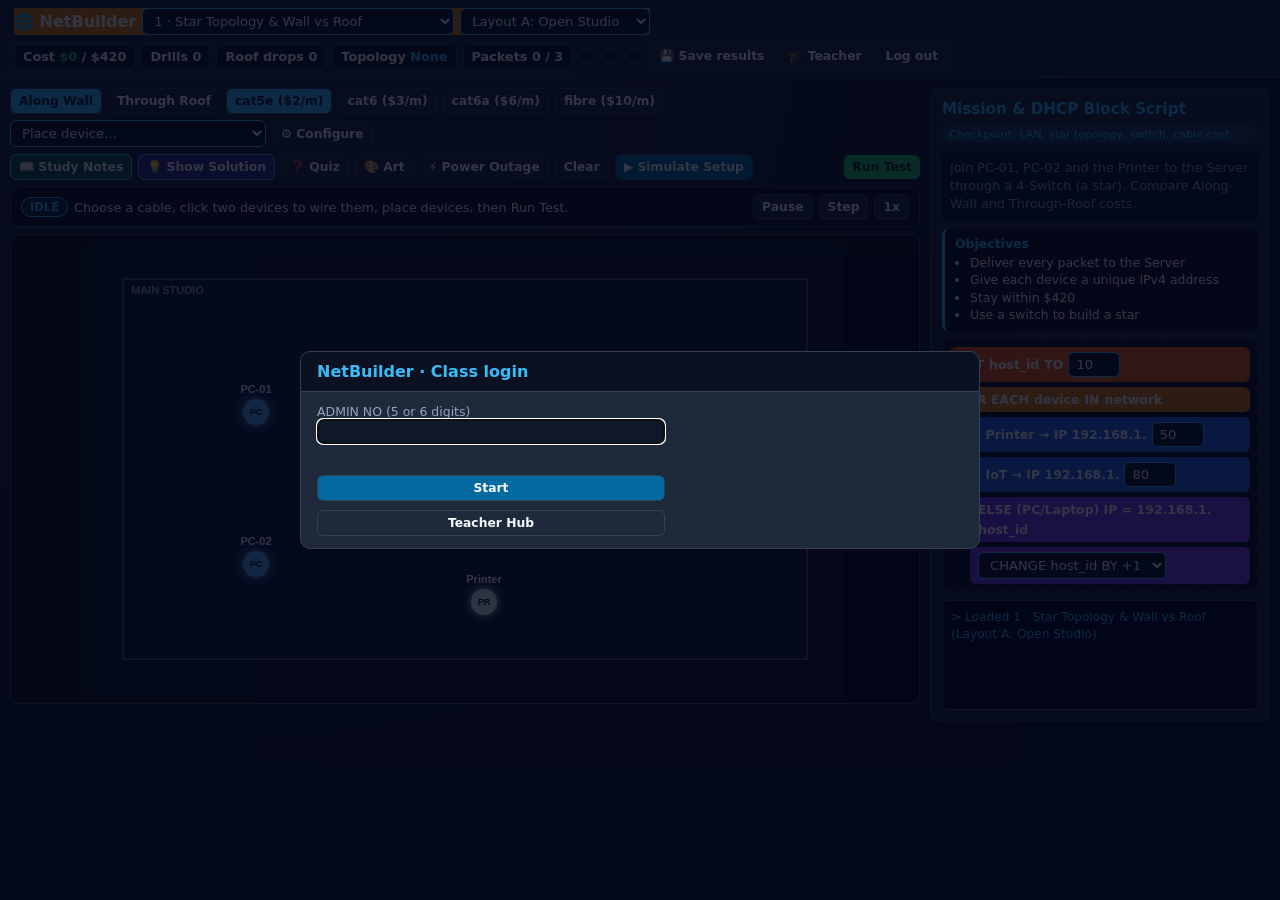
<file: index.html>
<!DOCTYPE html>
<html lang="en">

<head>
    <meta charset="UTF-8">
    <meta name="viewport" content="width=device-width,initial-scale=1,viewport-fit=cover">
    <title>NetBuilder – Network Tycoon</title>
    <link rel="stylesheet" href="./css/styles.css">
</head>

<body>
    <header>
        <div class=bl><b>🌐 NetBuilder</b><select id=lvS onchange="loadLevel(this.value)"></select><select id=lyS
                onchange="swLay(this.value)"></select></div>
        <div class=hud>
            <div>Cost <span id=cost>$0</span> / <span id=bud>$0</span></div>
            <div>Drills <span id=dr>0</span></div>
            <div>Roof drops <span id=rf>0</span></div>
            <div>Topology <span id=topo style="color:var(--a)">None</span></div>
            <div>Packets <span id=pk>0 / 0</span></div>
        </div>
    </header>
    <main>
        <section class=ma>
            <div class=tbar id=tbar><button id=mW class=on onclick="setMode('wall')">Along Wall</button><button id=mR
                    onclick="setMode('roof')">Through Roof</button></div>
            <div class=tbar>
                <button class=nb onclick="openNotes(0)">📖 Study Notes</button><button class=sb onclick="openSol()">💡
                    Show Solution</button><button onclick="startQuiz('')">❓ Quiz</button><button onclick="openEd()">✏️
                    Level Editor</button><button onclick="$('art').classList.add('open')">🎨 Art</button><button
                    onclick="out=!out;logM(out?'Mains power OFF':'Mains power restored','i');draw()">⚡ Power
                    Outage</button><button onclick="resetLevel()">Clear</button><button class=sm onclick="startSim()">▶
                    Simulate Setup</button><button class=go onclick="runT()">Run Test</button>
            </div>
            <div class=rv><span id=pb>IDLE</span><span id=cap></span><button id=pz
                    onclick="togglePause()">Pause</button><button onclick="stepF()">Step</button><button
                    onclick="cycSpd()" id=spd>1x</button></div>
            <div class=cw><canvas id=c width=760 height=456></canvas></div>
        </section>
        <aside>
            <h2>Mission &amp; DHCP Block Script</h2><span class=tg id=tag></span>
            <div class=bf id=brief></div>
            <div class=ob><b style="color:var(--a)">Objectives</b>
                <ul id=objs></ul>
            </div>
            <div class=bw>
                <div id=bv class="bk bv">SET <code>host_id</code> TO <input type=number id=bId min=2 max=240></div>
                <div id=bl class="bk bl">FOR EACH <code>device</code> IN <code>network</code></div>
                <div id=bpr class="bk bi">IF Printer → IP 192.168.1.<input type=number id=bPr min=2 max=254></div>
                <div id=bio class="bk bi">IF IoT → IP 192.168.1.<input type=number id=bIo min=2 max=254></div>
                <div id=bpc class="bk ba">ELSE (PC/Laptop) IP = 192.168.1.<code>host_id</code></div>
                <div id=binc class="bk ba"><select id=bInc>
                        <option value=1>CHANGE host_id BY +1</option>
                        <option value=0>DO NOTHING</option>
                    </select></div>
            </div>
            <div id=log></div>
        </aside>
    </main>

    <div id=nt class=mb>
        <div class=mc>
            <div class=mh>Study Notes<button onclick="cl('nt')">Close</button></div>
            <div class=md>
                <div class=tbar id=ntt></div>
                <div id=ntb class=md style="padding:0"></div>
            </div>
        </div>
    </div>
    <div id=sol class=mb>
        <div class=mc>
            <div class=mh><span id=solT>Solution</span><button onclick="cl('sol')">Close</button></div>
            <div class=md id=solB></div>
        </div>
    </div>
    <div id=qz class=mb>
        <div class=mc>
            <div class=mh>Network Quiz<span><button onclick="startQuiz('C')">Checkpoint</button> <button
                        onclick="startQuiz('I')">IGCSE</button> <button onclick="startQuiz('')">All</button> <button
                        onclick="cl('qz')">Close</button></span></div>
            <div class=md id=qb></div>
        </div>
    </div>
    <div id=ed class=mb>
        <div class=mc>
            <div class=mh>Level Editor<button onclick="cl('ed')">Close</button></div>
            <div class=md>
                <label>Title<input id=eT></label><label>Briefing<input id=eB></label><label>Budget $<input id=eBu
                        type=number></label><label>Wall-drill cost $<input id=eD type=number></label><label>Roof-drop
                    cost $<input id=eR type=number></label>
                <div class=tbar><button class=sm onclick="applyEd()">Apply fields</button><button onclick="cpJ()">Copy
                        JSON</button><button class=go style="margin:0" onclick="impJ()">Import JSON</button></div>
                <label>Level JSON (edit rooms, walls, nodes, req, demo, then Import)<textarea id=eJ></textarea></label>
            </div>
        </div>
    </div>
    <div id=cli class=mb>
        <div class=mc>
            <div class=mh><span id=cliT>Console</span><button onclick="cl('cli')">Close</button></div>
            <div class=md>
                <pre id=cliO
                    style="margin:0;background:#020617;color:#4ade80;padding:8px;border-radius:6px;min-height:150px;max-height:260px;overflow:auto;font-size:.76rem;white-space:pre-wrap"></pre>
                <input id=cliI placeholder="type help, then Enter"
                    onkeydown="if(event.key=='Enter'){cliRun(this.value);this.value=''}">
            </div>
        </div>
    </div>
    <div id=art class=mb>
        <div class=mc>
            <div class=mh>Art &amp; Background<button onclick="cl('art')">Close</button></div>
            <div class=md>
                <label>Replace<select id=aK></select></label><label>Image URL<input id=aU
                        placeholder="https://..."></label><label>…or upload<input id=aF type=file
                        accept="image/*"></label>
                <div class=tbar><button class=sm onclick="applyArt()">Apply</button><button onclick="resetArt()">Reset
                        Default Art</button></div>
            </div>
        </div>
    </div>

    <script src="./js/script.js" defer></script>
    <script src="./js/classroom.js" defer></script>
</body>
</html>
</file>
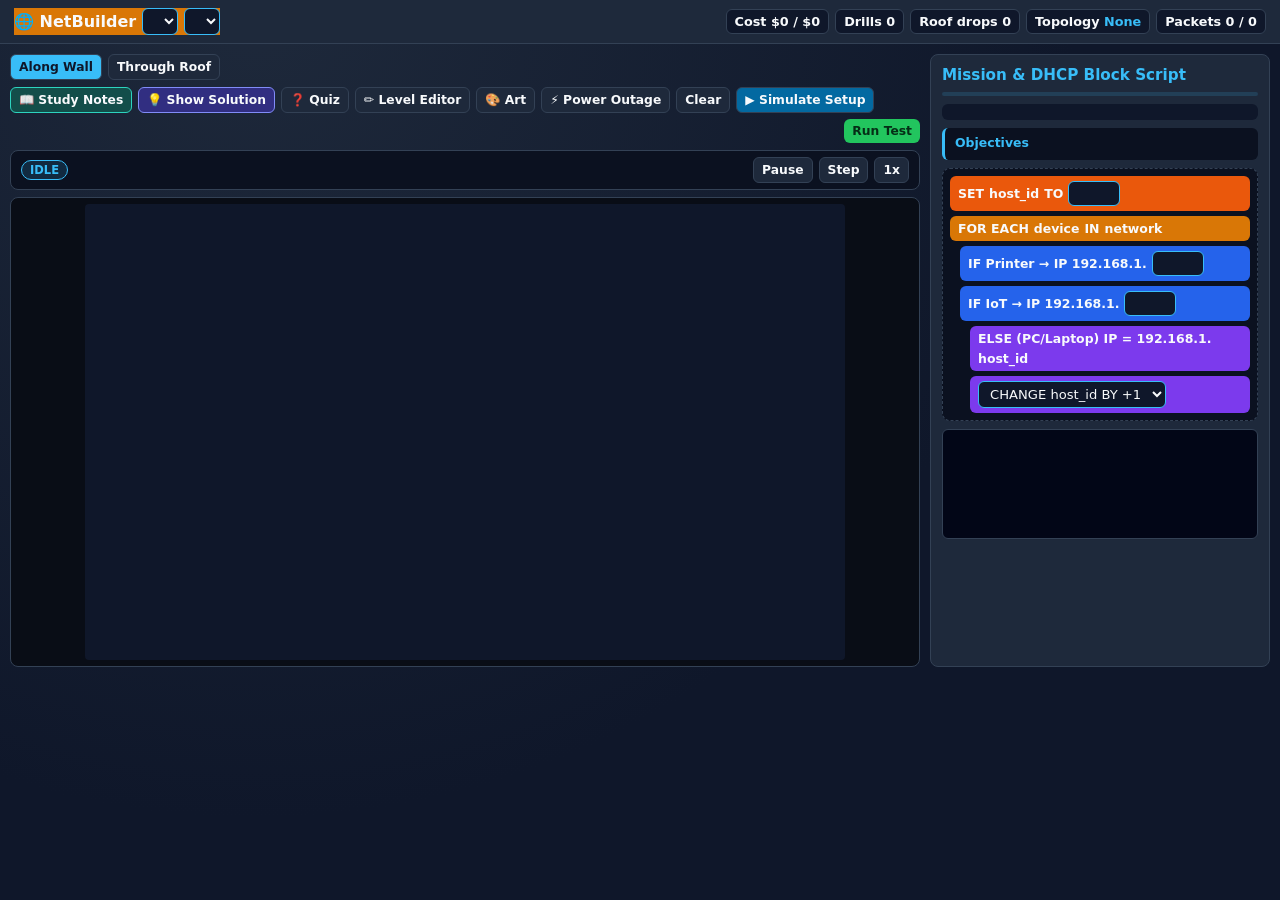
<file: versions/netbuilder 1.0.0.html>
<!DOCTYPE html>
<html lang="en"><head><meta charset="UTF-8"><meta name="viewport" content="width=device-width,initial-scale=1,viewport-fit=cover">
<title>NetBuilder – Network Tycoon</title>
<style>
:root{--bg:#0f172a;--p:#1e293b;--b:#334155;--t:#f8fafc;--m:#94a3b8;--a:#38bdf8;--g:#22c55e;--r:#ef4444;--y:#f59e0b;box-sizing:border-box;padding-top:env(safe-area-inset-top,0px);padding-bottom:env(safe-area-inset-bottom,0px)}
*{box-sizing:border-box;font-family:'Segoe UI',system-ui,sans-serif}
body{margin:0;background:radial-gradient(circle at 20% 0,#1e293b,#0f172a 60%);color:var(--t);min-height:100vh}
header{display:flex;justify-content:space-between;align-items:center;gap:8px;flex-wrap:wrap;padding:8px 14px;background:var(--p);border-bottom:1px solid var(--b)}
.bl,.hud,.tbar,.rv{display:flex;gap:6px;flex-wrap:wrap;align-items:center}
.hud div{background:var(--bg);border:1px solid var(--b);border-radius:6px;padding:4px 8px;font-size:.8rem;font-weight:600}
select,input,textarea{background:var(--bg);color:var(--t);border:1px solid var(--a);border-radius:6px;padding:4px 7px;font-size:.82rem}
button{background:var(--p);color:var(--t);border:1px solid var(--b);padding:5px 8px;border-radius:6px;cursor:pointer;font-weight:600;font-size:.77rem}
button:hover{border-color:var(--a)}button.on{background:var(--a);color:#0f172a}
.nb{background:#134e4a;border-color:#2dd4bf}.sb{background:#312e81;border-color:#818cf8}.sm{background:#0369a1}.go{background:var(--g);color:#052e16;border:0;margin-left:auto}
main{display:grid;grid-template-columns:1fr 340px;gap:10px;padding:10px}
@media(max-width:900px){main{grid-template-columns:1fr}}
.ma{display:flex;flex-direction:column;gap:7px;min-width:0}
.rv{background:#0b1120;border:1px solid var(--b);border-radius:8px;padding:6px 10px;font-size:.8rem}
#pb{background:rgba(56,189,248,.15);border:1px solid var(--a);color:var(--a);padding:2px 8px;border-radius:99px;font-weight:700;font-size:.72rem}
#cap{flex:1;min-width:160px}
.cw{background:#090d16;border:1px solid var(--b);border-radius:8px;padding:6px;display:flex;justify-content:center}
canvas{max-width:100%;height:auto;border-radius:4px;cursor:crosshair;background:#0f172a}
aside{background:var(--p);border:1px solid var(--b);border-radius:8px;padding:11px;display:flex;flex-direction:column;gap:8px}
aside h2{margin:0;font-size:.95rem;color:var(--a)}
.bf{font-size:.8rem;color:var(--m);line-height:1.4;background:var(--bg);padding:8px;border-radius:6px}
.ob{background:#0b1120;border-left:3px solid var(--a);border-radius:6px;padding:7px 10px;font-size:.78rem}
.ob ul{margin:3px 0 0;padding-left:15px;line-height:1.4}
.tg{font-size:.7rem;background:rgba(56,189,248,.15);color:var(--a);padding:2px 7px;border-radius:99px}
.bw{background:#0b1120;border:1px dashed var(--b);border-radius:8px;padding:7px;display:flex;flex-direction:column;gap:5px}
.bk{padding:5px 8px;border-radius:6px;font-size:.78rem;font-weight:600;display:flex;gap:5px;align-items:center;flex-wrap:wrap}
.bk.act{outline:2px solid #facc15;box-shadow:0 0 12px rgba(250,204,21,.4)}
.bv{background:#ea580c}.bl{background:#d97706}.bi{background:#2563eb;margin-left:10px}.ba{background:#7c3aed;margin-left:20px}
.bk input{width:52px}
#log{min-height:110px;max-height:200px;background:#020617;border:1px solid var(--b);border-radius:6px;padding:8px;font:.76rem/1.4 monospace;overflow-y:auto;color:#cbd5e1}
.e{color:var(--r)}.o{color:var(--g)}.i{color:var(--a)}
.mb{display:none;position:fixed;inset:0;background:rgba(2,6,23,.8);justify-content:center;align-items:center;z-index:60;padding:16px}
.mb.open{display:flex}
.mc{background:var(--p);border:1px solid var(--b);border-radius:10px;max-width:680px;width:100%;max-height:86vh;display:flex;flex-direction:column;overflow:hidden}
.mh{display:flex;justify-content:space-between;align-items:center;padding:10px 16px;background:#0b1120;border-bottom:1px solid var(--b);color:var(--a);font-weight:700}
.md{padding:12px 16px;overflow-y:auto;display:flex;flex-direction:column;gap:9px}
.cd{background:var(--bg);border:1px solid var(--b);border-radius:8px;padding:10px 12px;font-size:.82rem;line-height:1.45;color:#cbd5e1}
.cd b{color:var(--t)}.cd a{color:var(--a)}.cd small{color:var(--y);font-family:monospace;display:block}
.qo{text-align:left;padding:8px 10px;font-size:.85rem}.qo.ok{background:#166534}.qo.no{background:#7f1d1d}
.md textarea{width:100%;min-height:150px;font:.72rem monospace}.md label{font-size:.78rem;color:var(--m)}.md input{width:100%}
</style></head><body>
<header><div class=bl><b>🌐 NetBuilder</b><select id=lvS onchange="loadLevel(this.value)"></select><select id=lyS onchange="swLay(this.value)"></select></div>
<div class=hud><div>Cost <span id=cost>$0</span> / <span id=bud>$0</span></div><div>Drills <span id=dr>0</span></div><div>Roof drops <span id=rf>0</span></div><div>Topology <span id=topo style="color:var(--a)">None</span></div><div>Packets <span id=pk>0 / 0</span></div></div></header>
<main><section class=ma>
<div class=tbar id=tbar><button id=mW class=on onclick="setMode('wall')">Along Wall</button><button id=mR onclick="setMode('roof')">Through Roof</button></div>
<div class=tbar>
<button class=nb onclick="openNotes(0)">📖 Study Notes</button><button class=sb onclick="openSol()">💡 Show Solution</button><button onclick="startQuiz('')">❓ Quiz</button><button onclick="openEd()">✏️ Level Editor</button><button onclick="$('art').classList.add('open')">🎨 Art</button><button onclick="out=!out;logM(out?'Mains power OFF':'Mains power restored','i');draw()">⚡ Power Outage</button><button onclick="resetLevel()">Clear</button><button class=sm onclick="startSim()">▶ Simulate Setup</button><button class=go onclick="runT()">Run Test</button></div>
<div class=rv><span id=pb>IDLE</span><span id=cap></span><button id=pz onclick="togglePause()">Pause</button><button onclick="stepF()">Step</button><button onclick="cycSpd()" id=spd>1x</button></div>
<div class=cw><canvas id=c width=760 height=456></canvas></div></section>
<aside><h2>Mission &amp; DHCP Block Script</h2><span class=tg id=tag></span><div class=bf id=brief></div>
<div class=ob><b style="color:var(--a)">Objectives</b><ul id=objs></ul></div>
<div class=bw>
<div id=bv class="bk bv">SET <code>host_id</code> TO <input type=number id=bId min=2 max=240></div>
<div id=bl class="bk bl">FOR EACH <code>device</code> IN <code>network</code></div>
<div id=bpr class="bk bi">IF Printer → IP 192.168.1.<input type=number id=bPr min=2 max=254></div>
<div id=bio class="bk bi">IF IoT → IP 192.168.1.<input type=number id=bIo min=2 max=254></div>
<div id=bpc class="bk ba">ELSE (PC/Laptop) IP = 192.168.1.<code>host_id</code></div>
<div id=binc class="bk ba"><select id=bInc><option value=1>CHANGE host_id BY +1</option><option value=0>DO NOTHING</option></select></div></div>
<div id=log></div></aside></main>

<div id=nt class=mb><div class=mc><div class=mh>Study Notes<button onclick="cl('nt')">Close</button></div><div class=md><div class=tbar id=ntt></div><div id=ntb class=md style="padding:0"></div></div></div></div>
<div id=sol class=mb><div class=mc><div class=mh><span id=solT>Solution</span><button onclick="cl('sol')">Close</button></div><div class=md id=solB></div></div></div>
<div id=qz class=mb><div class=mc><div class=mh>Network Quiz<span><button onclick="startQuiz('C')">Checkpoint</button> <button onclick="startQuiz('I')">IGCSE</button> <button onclick="startQuiz('')">All</button> <button onclick="cl('qz')">Close</button></span></div><div class=md id=qb></div></div></div>
<div id=ed class=mb><div class=mc><div class=mh>Level Editor<button onclick="cl('ed')">Close</button></div><div class=md>
<label>Title<input id=eT></label><label>Briefing<input id=eB></label><label>Budget $<input id=eBu type=number></label><label>Wall-drill cost $<input id=eD type=number></label><label>Roof-drop cost $<input id=eR type=number></label>
<div class=tbar><button class=sm onclick="applyEd()">Apply fields</button><button onclick="cpJ()">Copy JSON</button><button class=go style="margin:0" onclick="impJ()">Import JSON</button></div>
<label>Level JSON (edit rooms, walls, nodes, req, demo, then Import)<textarea id=eJ></textarea></label></div></div></div>
<div id=cli class=mb><div class=mc><div class=mh><span id=cliT>Console</span><button onclick="cl('cli')">Close</button></div><div class=md><pre id=cliO style="margin:0;background:#020617;color:#4ade80;padding:8px;border-radius:6px;min-height:150px;max-height:260px;overflow:auto;font-size:.76rem;white-space:pre-wrap"></pre><input id=cliI placeholder="type help, then Enter" onkeydown="if(event.key=='Enter'){cliRun(this.value);this.value=''}"></div></div></div>
<div id=art class=mb><div class=mc><div class=mh>Art &amp; Background<button onclick="cl('art')">Close</button></div><div class=md>
<label>Replace<select id=aK></select></label><label>Image URL<input id=aU placeholder="https://..."></label><label>…or upload<input id=aF type=file accept="image/*"></label>
<div class=tbar><button class=sm onclick="applyArt()">Apply</button><button onclick="resetArt()">Reset Default Art</button></div></div></div></div>

<script>
/* ===== 1. ASSET & MEDIA REGISTRY: set a URL/data-URI to override art; null = built-in vector art ===== */
const ASSET_CONFIG={bg:null,sprites:{server:null,pc:null,printer:null,laptop:null,iot:null,sw4:null,sw8:null,router:null,gateway:null,firewall:null,ap:null,net:null}};
const ART={bg:null,img:{}};
/* ===== 2. CONSTANTS, LEVELS & STUDY NOTES ===== */
const EP=['pc','printer','laptop','iot'],CELL=38,WR=4.5,SPD=[1,2,.5];
const CAB={cat5e:{c:2,s:.011,col:'#94a3b8'},cat6:{c:3,s:.015,col:'#38bdf8'},cat6a:{c:6,s:.024,col:'#2dd4bf'},fibre:{c:10,s:.036,col:'#f59e0b'}};
const DEV={sw4:{n:'4-Switch',p:4,$:80,col:'#a855f7',ic:'SW'},sw8:{n:'8-Switch',p:8,$:130,col:'#c084fc',ic:'S8'},router:{n:'Router',p:4,$:160,col:'#f97316',ic:'RT'},gateway:{n:'Gateway',p:4,$:210,col:'#ec4899',ic:'GW'},firewall:{n:'Firewall',p:2,$:150,col:'#ef4444',ic:'FW'},ap:{n:'Wi-Fi AP',p:2,$:110,col:'#06b6d4',ic:'AP'},sw32:{n:'32-Port Ethernet Switch',p:32,$:420,col:'#d8b4fe',ic:'S32'},sw64:{n:'64-Port Ethernet Switch',p:64,$:780,col:'#e9d5ff',ic:'S64'},fr4:{n:'4-Port Fibre Router',p:4,$:350,col:'#fb923c',ic:'F4'},fr8:{n:'8-Port Fibre Router',p:8,$:520,col:'#fdba74',ic:'F8'},fr32:{n:'32-Port Fibre Router',p:32,$:1400,col:'#fed7aa',ic:'F32'},fr64:{n:'64-Port Fibre Router',p:64,$:2600,col:'#ffedd5',ic:'F64'},ups:{n:'UPS (battery backup)',p:0,$:120,col:'#84cc16',ic:'UPS'}};
const GRP=k=>k.startsWith('sw')?'sw':k=='firewall'?'fw':k=='ap'?'ap':k=='ups'?'ups':'rt',GL={sw:'Ethernet Switches',rt:'Routers & Fibre Routers',fw:'Security',ap:'Wireless',ups:'Power (UPS)'},PR=5;
const FIX={server:['#22c55e','SV'],pc:['#60a5fa','PC'],printer:['#e2e8f0','PR'],laptop:['#38bdf8','LT'],iot:['#facc15','IoT'],net:['#a78bfa','WWW']};
const R=(x,y,w,h,name)=>({name,x,y,w,h}),W=(x1,y1,x2,y2)=>({x1,y1,x2,y2});
const N=(id,type,label,x,y,w)=>({id,type,label,x,y,ip:type=='server'?'192.168.1.1':type=='net'?'203.0.113.5':null,wireless:!!w});
const SRV=N('srv_1','server','Server',16,6);
const L=(id,title,tag,brief,obj,budget,layouts,req,demo)=>({id,title,tag,brief,obj,budget,drill:50,roof:25,mpc:2,layouts,req,demo,start:{id:10,prn:50,iot:80,inc:1}});
const LEVELS=[
L(1,'1 · Star Topology & Wall vs Roof','Checkpoint: LAN, star topology, switch, cable cost','Join PC-01, PC-02 and the Printer to the Server through a 4-Switch (a star). Compare Along-Wall and Through-Roof costs.',['Deliver every packet to the Server','Give each device a unique IPv4 address','Stay within $420','Use a switch to build a star'],420,
[{id:'a',name:'Layout A: Open Studio',rooms:[R(1,1,18,10,'Main Studio')],walls:[],nodes:[SRV,N('pc_1','pc','PC-01',4,4),N('pc_2','pc','PC-02',4,8),N('prn_1','printer','Printer',10,9)]},
{id:'b',name:'Layout B: Divided Wing',rooms:[R(1,1,10,10,'Workroom'),R(11,1,8,10,'Server Room')],walls:[W(11,1,11,11)],nodes:[SRV,N('pc_1','pc','PC-01',4,3),N('pc_2','pc','PC-02',4,8),N('prn_1','printer','Printer',8,8)]}],
{dev:['sw4']},{mode:'roof',devs:[['s1','sw4',11,6]],links:[['pc_1','s1','cat5e'],['pc_2','s1','cat5e'],['prn_1','s1','cat5e'],['s1','srv_1','cat6']]}),
L(2,'2 · Wi-Fi, Laptops & IoT','Checkpoint: wireless LAN, access points, wired vs wireless','Place a Wi-Fi AP so the Laptop and IoT camera (inside its coverage circle) reach the Server alongside PC-01 and the Printer.',['Place a Wi-Fi AP within range of Laptop and IoT','Cable the AP to the network (it needs a wired uplink)','Unique IPv4 addresses, stay within $700'],700,
[{id:'a',name:'Layout A: Smart Lounge',rooms:[R(1,1,12,10,'Smart Lounge'),R(13,1,6,10,'Server Bay')],walls:[W(13,1,13,11)],nodes:[SRV,N('pc_1','pc','PC-01',3,3),N('prn_1','printer','Printer',3,9),N('lap_1','laptop','Laptop',8,3,1),N('iot_1','iot','IoT-Cam',9,8,1)]}],
{dev:['ap']},{mode:'roof',devs:[['s1','sw4',11,6],['ap1','ap',9,6]],links:[['pc_1','s1','cat5e'],['prn_1','s1','cat5e'],['ap1','s1','cat6'],['s1','srv_1','fibre']]}),
L(3,'3 · Router, Subnets & IP Addressing','Checkpoint+IGCSE: router, IPv4, DHCP, 8-port switch','Link a busy office through an 8-Switch and a Router to the Server. Use Cat6a or Fibre on the fast uplink. Watch DHCP: duplicate IPs cause conflicts!',['Include an 8-Switch, a Router and a Wi-Fi AP','All traffic must pass through the Router','Use Cat6a or Fibre on one link, stay within $1100'],1100,
[{id:'a',name:'Layout A: Enterprise Wing',rooms:[R(1,1,9,10,'Office Wing'),R(10,1,9,10,'Core Hall')],walls:[W(10,1,10,11)],nodes:[SRV,N('pc_1','pc','PC-01',3,3),N('pc_2','pc','PC-02',7,3),N('prn_1','printer','Printer',3,9),N('lap_1','laptop','Laptop',7,7,1),N('iot_1','iot','IoT-Hub',7,9,1)]}],
{dev:['sw8','router','ap'],path:['router'],cab:['cat6a','fibre']},{mode:'roof',devs:[['sw','sw8',8,6],['ap1','ap',6,8],['rt','router',12,6]],links:[['pc_1','sw','cat5e'],['pc_2','sw','cat5e'],['prn_1','sw','cat5e'],['ap1','sw','cat5e'],['sw','rt','cat6a'],['rt','srv_1','fibre']]}),
L(4,'4 · Firewall & Network Security','IGCSE: firewalls, security, protecting a network','Protect the Server: all traffic from the office must pass through a Firewall before it reaches the Server.',['Include a 4-Switch and a Firewall','Every packet must travel through the Firewall','Stay within $900'],900,
[{id:'a',name:'Layout A: Secure Office',rooms:[R(1,1,10,10,'Office'),R(11,1,8,10,'Server Room')],walls:[W(11,1,11,11)],nodes:[SRV,N('pc_1','pc','PC-01',3,4),N('pc_2','pc','PC-02',3,8),N('prn_1','printer','Printer',5,9)]}],
{dev:['sw4','firewall'],path:['firewall']},{mode:'roof',devs:[['sw','sw4',7,6],['fw','firewall',11,6]],links:[['pc_1','sw','cat5e'],['pc_2','sw','cat5e'],['prn_1','sw','cat5e'],['sw','fw','cat6'],['fw','srv_1','cat6']]}),
L(5,'5 · Resilient Ring & Mesh','IGCSE: topology trade-offs, redundancy, mesh/hybrid','Build backup links! Use two switches and the Server in a loop so that if any one backbone cable is cut, everything still works.',['Use two 4-Switches','Link the switches and Server in a loop (3 backbone cables)','Network survives any single backbone cable cut, within $1000'],1000,
[{id:'a',name:'Layout A: Campus Hall',rooms:[R(1,1,18,10,'Campus Hall')],walls:[],nodes:[SRV,N('pc_1','pc','PC-01',3,3),N('pc_2','pc','PC-02',3,8),N('prn_1','printer','Printer',11,9)]}],
{dev:['sw4','sw4'],red:1},{mode:'roof',devs:[['sa','sw4',8,4],['sb','sw4',8,8]],links:[['pc_1','sa','cat5e'],['pc_2','sb','cat5e'],['prn_1','sb','cat5e'],['sa','sb','cat6'],['sa','srv_1','cat6'],['sb','srv_1','cat6']]}),
L(6,'6 · Campus to the Internet (WAN)','IGCSE: LAN vs WAN, public/private IP, routers, packets','Connect the campus LAN to the Internet (a WAN). Traffic leaves through a Router and a Firewall. Note: 192.168.x.x addresses are private; the Internet node has a public IP.',['Include a switch, Router, Firewall and Wi-Fi AP','Packets pass through the Router AND the Firewall to the Internet','Stay within $1200'],1200,
[{id:'a',name:'Layout A: Campus Edge',rooms:[R(1,1,12,10,'Campus LAN'),R(13,1,6,10,'Edge')],walls:[W(13,1,13,11)],nodes:[N('net_1','net','Internet',17,6),N('pc_1','pc','PC-01',3,4),N('pc_2','pc','PC-02',3,8),N('lap_1','laptop','Laptop',6,6,1)]}],
{dev:['sw4','router','firewall','ap'],path:['router','firewall'],target:'net_1'},{mode:'roof',devs:[['ap1','ap',5,6],['sw','sw4',8,6],['rt','router',11,6],['fw','firewall',14,6]],links:[['pc_1','sw','cat5e'],['pc_2','sw','cat5e'],['ap1','sw','cat5e'],['sw','rt','cat6'],['rt','fw','cat6'],['fw','net_1','fibre']]})
];
LEVELS.push(
L(7,'7 · Ethernet Switch Config (VLANs)','IGCSE: managed switches, ports, VLANs, management IP, CLI','Wire the star with a managed 8-Switch, then click ⚙ Configure and the switch. In its console: set a management IP, put every USED port in VLAN 10 (type show to see which port is which) and shut down an unused port.',['Place an 8-Switch and deliver all packets','Set a management IP and VLAN 10 on the used ports','Shut down one unused port, stay within $600'],600,
[{id:'a',name:'Layout A: Managed Office',rooms:[R(1,1,18,10,'Main Studio')],walls:[],nodes:[SRV,N('pc_1','pc','PC-01',4,4),N('pc_2','pc','PC-02',4,8),N('prn_1','printer','Printer',10,9)]}],
{dev:['sw8'],cfg:[['sw','ip'],['sw','vlan',10],['sw','down']]},{mode:'roof',devs:[['sw','sw8',11,6]],links:[['pc_1','sw','cat5e'],['pc_2','sw','cat5e'],['prn_1','sw','cat5e'],['sw','srv_1','cat6']],cli:[['sw','ip address 192.168.1.250 255.255.255.0'],['sw','port 1 vlan 10'],['sw','port 2 vlan 10'],['sw','port 3 vlan 10'],['sw','port 4 vlan 10'],['sw','port 8 shutdown']]}),
L(8,'8 · Fibre Router, DHCP Pool & Static Route','IGCSE: routers, fibre uplinks, DHCP pools, static/default routes','Add a 4-Port Fibre Router with a fibre uplink to the Server. An unconfigured router drops traffic! In its console set an IP address, a DHCP pool and a default route (ip route 0.0.0.0 0.0.0.0 <next-hop>).',['Use a 4-Switch and a 4-Port Fibre Router with a fibre link','Configure the router: IP, DHCP pool, default route','All traffic passes the router, stay within $1200'],1200,
[{id:'a',name:'Layout A: Branch Office',rooms:[R(1,1,18,10,'Branch Office')],walls:[],nodes:[SRV,N('pc_1','pc','PC-01',3,3),N('pc_2','pc','PC-02',3,8),N('prn_1','printer','Printer',5,10)]}],
{dev:['sw4','fr4'],path:['fr4'],cab:['fibre'],cfg:[['rt','ip'],['rt','pool'],['rt','route','0.0.0.0']]},{mode:'roof',devs:[['sw','sw4',7,6],['fr','fr4',11,6]],links:[['pc_1','sw','cat5e'],['pc_2','sw','cat5e'],['prn_1','sw','cat5e'],['sw','fr','cat6'],['fr','srv_1','fibre']],cli:[['fr','ip address 192.168.1.254 255.255.255.0'],['fr','dhcp pool 192.168.1.10 192.168.1.100'],['fr','ip route 0.0.0.0 0.0.0.0 192.168.1.1']]}),
L(9,'9 · Power Outage & UPS','IGCSE: UPS, resilience, business continuity','The mains fails! Place a UPS (range 5 cells, 6 outlets) so the switch, Wi-Fi AP and Server keep running. Use ⚡ Power Outage to practise; Run Test also simulates the outage.',['Place a 4-Switch, a Wi-Fi AP and a UPS','Keep the switch, AP and Server inside the UPS range','Deliver all packets during the outage, stay within $800'],800,
[{id:'a',name:'Layout A: Server Corner',rooms:[R(1,1,18,10,'Office Floor')],walls:[],nodes:[SRV,N('pc_1','pc','PC-01',3,4),N('prn_1','printer','Printer',5,9),N('lap_1','laptop','Laptop',7,8,1)]}],
{dev:['ups','sw4','ap'],ups:1},{mode:'roof',devs:[['sw','sw4',9,6],['ap1','ap',7,6],['ups1','ups',12,6]],links:[['pc_1','sw','cat5e'],['prn_1','sw','cat5e'],['ap1','sw','cat5e'],['sw','srv_1','cat6']]}));
const NOTES=[['Topologies',[['Star, Bus, Ring, Mesh, Hybrid','Star: every device has its own cable to a central switch (one failure affects one device). Bus: one shared backbone. Ring: a closed loop. Mesh: many redundant links, resilient but costly. Hybrid combines types.','Redundancy vs cost','Network topology','Network_topology'],['Along Wall vs Through Roof','Along Wall follows room edges and charges a drill fee for each wall crossed. Through Roof goes straight overhead with ceiling-drop fees.','Cost trade-off','Structured cabling','Structured_cabling']]],
['Media & Wireless',[['Cat5e / Cat6 / Cat6a copper','Twisted pairs cancel interference (crosstalk). Higher categories cost more and handle faster speeds.','$2 / $3 / $6 per m','Twisted pair','Twisted_pair'],['Fibre optic','Pulses of light in glass: very fast, long range, immune to electromagnetic interference.','$10 per m','Optical fiber','Optical_fiber'],['Wi-Fi Access Point & NIC','An AP gives wireless devices (each has a NIC) a connection to the wired LAN. Coverage radius is 4.5 cells and the AP must be cabled.','Wireless LAN','Wireless access point','Wireless_access_point']]],
['Devices & IP',[['Switch, Router, Gateway','A switch forwards frames to the right port inside a LAN. A router forwards packets between networks using IP addresses. A gateway links different networks or protocols.','Switch = LAN, Router = between networks','Network switch','Network_switch'],['IPv4 & DHCP','IPv4 uses four numbers 0-255 (e.g. 192.168.1.10). DHCP hands out addresses automatically. Two devices with one IP cause an IP conflict. Private ranges (192.168.x.x) are not routed on the Internet; the MAC address is the fixed hardware address of a NIC.','Unique IP per device','Dynamic Host Configuration Protocol','Dynamic_Host_Configuration_Protocol']]],
['Config & Power',[['VLANs & managed switches','A VLAN splits one physical switch into separate logical networks. Ports in different VLANs cannot talk unless trunked. Unused ports can be shut down for security.','port 1 vlan 10 | port 8 shutdown','VLAN','VLAN'],['Routers, static routes & DHCP pools','A router needs an IP address and a route telling it where to send traffic; the default route 0.0.0.0 matches everything else. A DHCP pool is the range of addresses it hands out. Fibre routers terminate light-based uplinks.','ip route 0.0.0.0 0.0.0.0 <next-hop>','Static routing','Static_routing'],['UPS (uninterruptible power supply)','A UPS holds a battery that keeps critical devices running during a mains failure, giving time for a clean shutdown or to ride out short cuts.','Range 5 cells, 6 outlets','Uninterruptible power supply','Uninterruptible_power_supply']]],
['Security & WAN',[['Firewall','Monitors incoming and outgoing traffic and blocks anything that breaks security rules, protecting a network from attacks.','Security','Firewall (computing)','Firewall_(computing)'],['LAN vs WAN & Packet Switching','A LAN covers a small area; a WAN (like the Internet) spans cities or countries. Data is split into packets that can take different routes and are re-assembled at the destination.','Packets, headers, routing','Packet switching','Packet_switching']]]];
const QZ=[['C','Which topology connects every device to a central switch?',['Bus','Star','Ring','Mesh'],1,'In a star each device has its own cable to the switch.'],
['C','What does a switch do?',['Sends data only to the intended device','Stores web pages','Blocks viruses','Converts light to heat'],0,'A switch learns which device is on which port and forwards data only there.'],
['C','Which cable sends data as pulses of light?',['Cat5e','Cat6','Fibre optic','Cat6a'],2,'Fibre uses light in glass strands, so it is immune to electrical interference.'],
['C','What is a Wi-Fi access point for?',['Printing documents','Letting wireless devices join a wired network','Storing files','Assigning MAC addresses'],1,'The AP bridges wireless devices to the wired LAN.'],
['C','Which is a valid IPv4 address?',['192.168.1.10','192.168.1','FF:EE:DD:CC','www.school.com'],0,'IPv4 has four numbers from 0 to 255 separated by dots.'],
['C','What happens if two devices have the same IP address?',['Nothing','An IP conflict: data may go to the wrong device','Internet gets faster','The switch resets'],1,'Each device on a network needs a unique IP.'],
['I','What does a router do?',['Forwards packets between networks using IP addresses','Boosts Wi-Fi signal only','Stores MAC addresses only','Encrypts all files'],0,'Routers connect networks and choose the path for each packet.'],
['I','What does a firewall do?',['Speeds up downloads','Monitors traffic and blocks it according to security rules','Assigns IP addresses','Cools servers'],1,'Firewalls check traffic against rules to stop unauthorised access.'],
['I','Main advantage of a mesh topology?',['Cheapest to build','Redundant paths keep working if a link fails','Needs no cables','Only one path'],1,'Many links give resilience but cost more cable and ports.'],
['I','What is packet switching?',['Data is split into packets that may take different routes','One dedicated line per call','Printing in sections','Compressing images'],0,'Packets are routed independently and re-assembled at the destination.'],
['I','Which statement about a MAC address is true?',['It changes every minute','It is a unique hardware address of a NIC','It is assigned by DHCP','It is the same as an IPv4 address'],1,'MAC addresses identify the network card; IP addresses identify the device on a network.'],
['I','What does DHCP do?',['Translates domain names','Automatically assigns IP addresses to devices','Encrypts traffic','Blocks websites'],1,'DHCP gives each device an IP address when it joins the network.'],
['I','What does a UPS provide?',['Faster Wi-Fi','Battery power during a mains failure','More switch ports','Encryption'],1,'A UPS keeps critical devices running when mains power is lost.'],
['I','What is a VLAN?',['A faster cable','A logical network created inside a switch by grouping ports','A type of firewall','A backup power unit'],1,'VLANs separate traffic on one physical switch.'],
['I','What does a default route (0.0.0.0) tell a router?',['Where to send traffic that matches no other route','To shut down','To assign IPs','To encrypt packets'],0,'It is the next hop used when no more specific route matches.']];
/* ===== STATE ===== */
const $=id=>document.getElementById(id),cv=$('c'),cx=cv.getContext('2d');
let lv,lay,mode='wall',tool='cat5e',nodes=[],cables=[],pkts=[],sel=null,hl=null,pulse=null,sim={m:'none',tl:[],i:0,el:0},paused=false,si=0,raf,last=0,out=false,cliN=null;
const ports=n=>DEV[n.type]?DEV[n.type].p:n.type=='server'?4:2;
const cl=id=>$(id).classList.remove('open');
function logM(t,c=''){const l=$('log');l.innerHTML+=`<div class="${c}">&gt; ${t}</div>`;l.scrollTop=l.scrollHeight}
function banner(b,c){$('pb').textContent=b;$('cap').textContent=c}
function hlB(id){document.querySelectorAll('.bk').forEach(b=>b.classList.remove('act'));if(id)$(id).classList.add('act')}
/* ===== 3. LEVEL LOADING ===== */
function fillSel(){$('lvS').innerHTML=LEVELS.map(l=>`<option value="${l.id}">${l.title}</option>`).join('')}
function loadLevel(id){lv=LEVELS.find(l=>l.id==id)||LEVELS[0];lay=lv.layouts[0];$('lvS').value=lv.id;$('lyS').innerHTML=lv.layouts.map(l=>`<option value="${l.id}">${l.name}</option>`).join('');
$('brief').textContent=lv.brief;$('tag').textContent=lv.tag;$('bud').textContent='$'+lv.budget;$('bId').value=lv.start.id;$('bPr').value=lv.start.prn;$('bIo').value=lv.start.iot;$('bInc').value=lv.start.inc;
$('objs').innerHTML=lv.obj.map(o=>`<li>${o}</li>`).join('');resetLevel()}
function swLay(id){lay=lv.layouts.find(l=>l.id==id)||lv.layouts[0];resetLevel()}
function resetLevel(){cancelAnimationFrame(raf);sim={m:'none',tl:[],i:0,el:0};paused=false;out=false;hl=pulse=sel=null;hlB();$('pz').textContent='Pause';nodes=JSON.parse(JSON.stringify(lay.nodes));cables=[];pkts=[];
$('pk').textContent='0 / '+nodes.filter(n=>EP.includes(n.type)).length;$('log').innerHTML=`<div class=i>&gt; Loaded ${lv.title} (${lay.name}).</div>`;banner('IDLE','Choose a cable, click two devices to wire them, place devices, then Run Test.');econ();draw()}
function setMode(m){mode=m;$('mW').classList.toggle('on',m=='wall');$('mR').classList.toggle('on',m=='roof');logM(m=='wall'?'Along Wall: wall-drill fees apply.':'Through Roof: ceiling-drop fees apply.','i')}
/* ===== 4. ROUTING, COSTS, TOPOLOGY ===== */
const roomAt=(x,y)=>lay.rooms.find(r=>x>=r.x&&x<r.x+r.w&&y>=r.y&&y<r.y+r.h);
const clean=p=>p.filter((q,i)=>!i||q.x!=p[i-1].x||q.y!=p[i-1].y);
function buildPath(a,b,m){if(m=='roof')return clean([{x:a.x,y:a.y},{x:b.x,y:a.y},{x:b.x,y:b.y}]);
const ra=roomAt(a.x,a.y),rb=roomAt(b.x,b.y),p=[{x:a.x,y:a.y}];
if(ra){const ey=Math.abs(a.y-ra.y)<=Math.abs(ra.y+ra.h-1-a.y)?ra.y:ra.y+ra.h-1;p.push({x:a.x,y:ey},{x:b.x,y:ey})}else p.push({x:b.x,y:a.y});
if(rb){const l=p[p.length-1],ex=Math.abs(b.x-rb.x)<=Math.abs(rb.x+rb.w-1-b.x)?rb.x:rb.x+rb.w-1;p.push({x:ex,y:l.y},{x:ex,y:b.y})}
p.push({x:b.x,y:b.y});return clean(p)}
function measure(p,m){let cells=0,drills=0;for(let i=0;i<p.length-1;i++){const a=p[i],b=p[i+1];cells+=Math.abs(b.x-a.x)+Math.abs(b.y-a.y);
if(m=='wall')lay.walls.forEach(w=>{if(w.x1==w.x2&&a.y==b.y){if(Math.min(a.x,b.x)<w.x1&&Math.max(a.x,b.x)>=w.x1&&a.y>=w.y1&&a.y<w.y2)drills++}else if(w.y1==w.y2&&a.x==b.x){if(Math.min(a.y,b.y)<w.y1&&Math.max(a.y,b.y)>=w.y1&&a.x>=w.x1&&a.x<w.x2)drills++}})}
return{meters:cells*lv.mpc,drills,roofDrops:m=='roof'?2:0}}
function mkCable(f,t,type,m,dp){const a=nodes.find(n=>n.id==f),b=nodes.find(n=>n.id==t),path=buildPath(a,b,m),r=measure(path,m),c={from:f,to:t,type,mode:m,path,segOffsets:[],dp,...r};cables.push(c);offsets();return c}
function offsets(){const u=new Map(),key=(c,i)=>{const a=c.path[i],b=c.path[i+1],k1=`${a.x},${a.y}>${b.x},${b.y}`,k2=`${b.x},${b.y}>${a.x},${a.y}`;return c.mode+':'+(k1<k2?k1:k2)};
const lane=cables.map(c=>c.path.slice(1).map((_,i)=>{const k=key(c,i),n=u.get(k)||0;u.set(k,n+1);return[k,n]}));
cables.forEach((c,ci)=>c.segOffsets=lane[ci].map(([k,n])=>(n-(u.get(k)-1)/2)*6))}
function topo(){if(!cables.length)return'None';const d=new Map();cables.forEach(c=>{d.set(c.from,(d.get(c.from)||0)+1);d.set(c.to,(d.get(c.to)||0)+1)});
const v=[...d.values()],mx=Math.max(...v),hub=nodes.some(n=>DEV[n.type]||n.type=='server');
if(v.length>=3&&v.every(x=>x==2))return'Ring';if(hub&&mx>=3)return cables.length>nodes.length-1?'Hybrid (Star+Mesh)':'Star';if(mx<=2&&cables.length>=2)return'Bus / Chain';return'Hybrid / Mesh'}
function econ(){let t=0,d=0,r=0;nodes.forEach(n=>{if(DEV[n.type])t+=DEV[n.type].$});cables.forEach(c=>{t+=c.meters*CAB[c.type].c+c.drills*lv.drill+c.roofDrops*lv.roof;d+=c.drills;r+=c.roofDrops});
$('cost').textContent='$'+t;$('cost').style.color=t<=lv.budget?'var(--g)':'var(--r)';$('dr').textContent=d;$('rf').textContent=r;$('topo').textContent=topo();return t}
const nd=id=>nodes.find(n=>n.id==id),INF=n=>(DEV[n.type]&&n.type!='ups')||n.type=='server',grp=n=>DEV[n.type]?GRP(n.type):'';
const portOf=(n,k)=>cables.filter(c=>c.from==n.id||c.to==n.id).indexOf(k)+1,cfgOf=n=>n.cfg||(n.cfg={routes:[],vlans:{},down:[]});
const vl=(n,k)=>(n.cfg&&n.cfg.vlans[portOf(n,k)])||1,dn=(n,k)=>n.cfg&&n.cfg.down.includes(portOf(n,k));
/* Power model: during an outage, infrastructure only works if a UPS is within 5 cells (6 outlets, nearest first) */
function pw(n){if(!out||!INF(n))return true;return nodes.some(u=>u.type=='ups'&&nodes.filter(m=>INF(m)&&Math.hypot(m.x-u.x,m.y-u.y)<=PR).sort((a,b)=>Math.hypot(a.x-u.x,a.y-u.y)-Math.hypot(b.x-u.x,b.y-u.y)).slice(0,6).includes(n))}
/* Routing honours power, shut-down ports, VLANs and unconfigured routers */
function route(a,b,skip){const q=[[[a],null]],seen=new Set([a]);if(!pw(nd(a)))return null;
while(q.length){const[p,last]=q.shift(),c=p[p.length-1];if(c==b)return p;const cn=nd(c);
for(const k of cables){if(k===skip||(k.from!=c&&k.to!=c))continue;const n=nd(k.from==c?k.to:k.from);if(seen.has(n.id)||!pw(n)||dn(cn,k)||dn(n,k))continue;
if(grp(cn)=='sw'&&last&&vl(cn,last)!=vl(cn,k))continue;if(lv.req&&lv.req.cfg&&grp(cn)=='rt'&&!(cn.cfg&&cn.cfg.ip))continue;seen.add(n.id);q.push([[...p,n.id],k])}}}return null}
/* ===== 5. PLAY (click to place / wire) ===== */
cv.addEventListener('click',e=>{if(sim.m!='none')return;const r=cv.getBoundingClientRect(),k=cv.width/r.width,gx=Math.floor((e.clientX-r.left)*k/CELL),gy=Math.floor((e.clientY-r.top)*k/CELL),hit=nodes.find(n=>n.x==gx&&n.y==gy);
if(tool=='cfg'){if(hit&&INF(hit)&&hit.type!='server')openCli(hit);return}
if(DEV[tool]){if(!hit&&gx>=1&&gx<19&&gy>=1&&gy<11){const d=DEV[tool];nodes.push({id:'d'+Date.now()+Math.random().toString(36).slice(2,5),type:tool,label:d.n,x:gx,y:gy,ip:null});pulse={x:gx,y:gy,col:d.col,r:18};logM(`Placed ${d.n} at (${gx}, ${gy}) [-$${d.$}]`);econ();draw()}return}
if(!hit)return;if(!sel)sel=hit;else if(sel.id!=hit.id){const u=n=>cables.filter(c=>c.from==n.id||c.to==n.id).length;
if(u(sel)>=ports(sel)||u(hit)>=ports(hit))logM(`Port limit reached on ${u(sel)>=ports(sel)?sel.label:hit.label}!`,'e');
else{const c=mkCable(sel.id,hit.id,tool,mode,1);logM(`Wired ${sel.label} <-> ${hit.label}: ${c.meters}m ${tool} [${mode}] (${mode=='wall'?c.drills+' drills':c.roofDrops+' roof drops'})`);econ()}sel=null}draw()});
const tb=$('tbar');Object.keys(CAB).forEach(k=>tb.insertAdjacentHTML('beforeend',`<button class="tl${k==tool?' on':''}" data-t="${k}">${k} ($${CAB[k].c}/m)</button>`));
tb.insertAdjacentHTML('beforeend','<select id=dvS><option value="">Place device…</option>'+Object.entries(GL).map(([g,l])=>`<optgroup label="${l}">`+Object.keys(DEV).filter(k=>GRP(k)==g).map(k=>`<option value="${k}">${DEV[k].n} ($${DEV[k].$})</option>`).join('')+'</optgroup>').join('')+'</select><button class=tl data-t=cfg>⚙ Configure</button>');
$('dvS').onchange=e=>{if(e.target.value){tool=e.target.value;sel=null;tb.querySelectorAll('.tl').forEach(x=>x.classList.remove('on'))}};
tb.querySelectorAll('.tl').forEach(b=>b.onclick=()=>{tb.querySelectorAll('.tl').forEach(x=>x.classList.remove('on'));b.classList.add('on');tool=b.dataset.t;$('dvS').value='';sel=null;draw()});
/* ===== 6. DHCP + SIMULATION ENGINE ===== */
function plan(){let h=+$('bId').value;const pr=+$('bPr').value,io=+$('bIo').value,inc=+$('bInc').value;
return nodes.filter(n=>EP.includes(n.type)).map(n=>{let ip,b='bpc',note='host_id = '+h;if(n.type=='printer'){ip=pr;b='bpr';note='static Printer IP'}else if(n.type=='iot'){ip=io;b='bio';note='static IoT IP'}else{ip=h;h+=inc}return{n,ip:'192.168.1.'+ip,b,note}})}
function startSim(){resetLevel();logM('Starting timed setup simulation...','i');const dm=lv.demo,tl=[];
dm.devs.forEach(d=>tl.push({k:'d',d:800,v:{id:d[0],type:d[1],x:d[2],y:d[3]},b:'PHASE 1: HARDWARE',c:`Installing ${DEV[d[1]].n} at (${d[2]}, ${d[3]}) for $${DEV[d[1]].$}...`}));
dm.links.forEach(l=>tl.push({k:'c',d:850,l,b:'PHASE 2: CABLING',c:`Pulling ${l[2].toUpperCase()} (${dm.mode=='wall'?'Along Wall':'Through Roof'}) from ${lab(l[0])} to ${lab(l[1])}...`}));
tl.push({k:'v',d:550,blk:'bv',b:'PHASE 3: DHCP SCRIPT',c:`Initialising host_id = ${$('bId').value}.`});
plan().forEach(a=>tl.push({k:'i',d:750,n:a.n.id,ip:a.ip,blk:a.b,b:'PHASE 3: DHCP SCRIPT',c:`Assigning ${a.ip} to ${a.n.label} (${a.note}).`}));
(dm.cli||[]).forEach(([id,cmd])=>tl.push({k:'x',d:700,n:id,cmd,b:'PHASE 3: DEVICE CONFIG',c:`Configuring ${lab(id)}: ${cmd}`}));
sim={m:'build',tl,i:0,el:0};last=performance.now();tick(last)}
function lab(id){const n=lay.nodes.find(n=>n.id==id);if(n)return n.label;const d=lv.demo.devs.find(d=>d[0]==id);return d?DEV[d[1]].n:id}
function ap(s,t){banner(s.b,s.c);hlB(s.blk);hl=null;
if(s.k=='d'){const v=s.v;if(!nodes.some(n=>n.id==v.id)){nodes.push({id:v.id,type:v.type,label:DEV[v.type].n,x:v.x,y:v.y,ip:null});logM(`Placed ${DEV[v.type].n} at (${v.x}, ${v.y}) [-$${DEV[v.type].$}]`);econ()}hl=v.id;pulse={x:v.x,y:v.y,col:DEV[v.type].col,r:10+t*14}}
else if(s.k=='c'){let c=cables.find(c=>c.from==s.l[0]&&c.to==s.l[1]);if(!c)c=mkCable(s.l[0],s.l[1],s.l[2],lv.demo.mode,0);c.dp=t;if(t>=1&&!c.lg){c.lg=1;logM(`Connected ${lab(c.from)} <-> ${lab(c.to)} (${c.meters}m ${c.type}, ${c.mode})`);econ()}}
else if(s.k=='i'){const n=nodes.find(n=>n.id==s.n);if(n.ip!=s.ip){n.ip=s.ip;logM(`Assigned ${s.ip} -> ${n.label}`,'o')}hl=s.n}else if(s.k=='x'){if(!s.dn){s.dn=1;runCmd(nd(s.n),s.cmd);logM(`${lab(s.n)}> ${s.cmd}`,'o')}hl=s.n}}
function fin(){hl=pulse=null;hlB();paused=false;$('pz').textContent='Pause';sim.m='pk';banner('PHASE 4: TRAFFIC TEST','Setup complete! Sending packets to the destination...');test(true)}
function runT(){cancelAnimationFrame(raf);paused=false;$('pz').textContent='Pause';sim.m='pk';test(false)}
function checkReq(){const q=lv.req||{},need={};(q.dev||[]).forEach(t=>need[t]=(need[t]||0)+1);
for(const t in need)if(nodes.filter(n=>n.type==t).length<need[t])return`Needs ${need[t]} x ${DEV[t].n}.`;
if(q.cab&&!cables.some(c=>q.cab.includes(c.type)))return`Use ${q.cab.join(' or ')} on at least one link.`;
for(const[g,k,v]of q.cfg||[]){if(!nodes.some(n=>grp(n)==g&&n.cfg&&(k=='ip'?n.cfg.ip:k=='pool'?n.cfg.pool:k=='gw'?n.cfg.gw:k=='route'?n.cfg.routes.some(r=>r.startsWith(v)):k=='vlan'?Object.values(n.cfg.vlans).includes(v):n.cfg.down.length)))return`Configure the ${g=='sw'?'switch':'router'}: ${k}${v?' '+v:''} (click ⚙ Configure, then the device).`}
if(q.ups&&!nodes.some(n=>n.type=='ups'))return'Add a UPS so the network survives a power outage.';return null}
function test(demo){cancelAnimationFrame(raf);pkts=[];const q=lv.req||{},T=q.target||'srv_1',cost=econ();
const fail=(b,m)=>{logM(m,'e');banner(b,m);sim.m='none'};
if(cost>lv.budget)return fail('OVER BUDGET',`OVER BUDGET: $${cost} > $${lv.budget}.`);
const oe=checkReq();if(oe)return fail('OBJECTIVE MISSING',oe);if(q.ups&&!out){out=true;logM('MAINS POWER OFF: running on UPS battery only...','i')}
if(!demo){plan().forEach(a=>a.n.ip=a.ip);cables.forEach(c=>c.dp=1);draw()}
const ips=nodes.filter(n=>n.ip).map(n=>n.ip);if(new Set(ips).size!=ips.length)return fail('IP CONFLICT','IP CONFLICT: two devices share one IPv4 address. Check the DHCP blocks!');
const aps=nodes.filter(n=>n.type=='ap'),eps=nodes.filter(n=>EP.includes(n.type)),np=[];
for(const ep of eps){let st=ep,w=null;if(ep.wireless){const a=aps.find(a=>Math.hypot(ep.x-a.x,ep.y-a.y)<=WR);if(!a)return fail('WI-FI OUT OF RANGE',`${ep.label} is outside every AP coverage circle.`);st=a;w=[ep,a]}
const path=route(st.id,T);if(!path)return fail('DISCONNECTED',`${ep.label} has no wired route to the destination${out?' while mains power is OFF: put a UPS within 5 cells of the switch, AP and Server':''}.`);
const miss=(q.path||[]).find(t=>!path.some(id=>nodes.find(n=>n.id==id).type==t));if(miss)return fail('MISSING '+DEV[miss].n.toUpperCase(),`Traffic from ${ep.label} must pass through a ${DEV[miss].n}.`);
np.push({w,path,s:0,t:0})}
if(q.red){const bb=cables.filter(c=>![c.from,c.to].some(id=>EP.includes(nodes.find(n=>n.id==id).type)));if(bb.length<3)return fail('NO BACKUP LINKS','Add backbone links so the switches and Server form a loop.');
for(const c of bb)for(const ep of eps){const s=ep.wireless?aps[0]:ep;if(s&&!route(s.id,T,c))return fail('SINGLE POINT OF FAILURE',`Cutting ${lab(c.from)}–${lab(c.to)} would disconnect ${ep.label}.`)}logM('Cable-cut drill passed: every backbone link has a backup.','o')}
pkts=np;sim.m='pk';$('pk').textContent='0 / '+pkts.length;logM(`Sending packets (${topo()} topology)...`,'i');last=performance.now();tick(last)}
function tick(now){if(paused)return;const dt=(now-last)*SPD[si];last=now;
if(sim.m=='build'){const s=sim.tl[sim.i];if(!s){fin();return}sim.el+=dt;ap(s,Math.min(1,sim.el/s.d));if(sim.el>=s.d){sim.i++;sim.el=0}draw();raf=requestAnimationFrame(tick);return}
if(sim.m=='pk'){let dn=0;pkts.forEach(p=>{if(p.w){p.t+=.025*SPD[si];if(p.t>=1){p.t=0;p.w=null}return}if(p.s>=p.path.length-1){dn++;return}
const A=p.path[p.s],B=p.path[p.s+1],c=cables.find(c=>(c.from==A&&c.to==B)||(c.from==B&&c.to==A));p.t+=CAB[c.type].s*SPD[si];if(p.t>=1){p.t=0;p.s++}});
$('pk').textContent=dn+' / '+pkts.length;draw();
if(dn==pkts.length){logM(`LEVEL COMPLETE! All ${pkts.length} packets delivered within $${lv.budget}.`,'o');banner('COMPLETE','All packets reached the destination within budget.');sim.m='none';return}raf=requestAnimationFrame(tick)}}
function togglePause(){if(sim.m=='none')return;paused=!paused;$('pz').textContent=paused?'Resume':'Pause';if(!paused){last=performance.now();tick(last)}}
function cycSpd(){si=(si+1)%SPD.length;$('spd').textContent=SPD[si]+'x'}
function stepF(){if(sim.m!='build')return;paused=true;$('pz').textContent='Resume';const s=sim.tl[sim.i];if(s){ap(s,1);sim.i++;sim.el=0}if(sim.i>=sim.tl.length)fin();draw()}
/* ===== 7. CANVAS RENDERER ===== */
function pos(p){if(p.w){const[a,b]=p.w;return[(a.x+(b.x-a.x)*p.t)*CELL+CELL/2,(a.y+(b.y-a.y)*p.t)*CELL+CELL/2]}
const A=p.path[p.s],B=p.path[p.s+1],c=cables.find(c=>(c.from==A&&c.to==B)||(c.from==B&&c.to==A)),pt=c.path.map(q=>[q.x*CELL+CELL/2,q.y*CELL+CELL/2]);if(c.from!=A)pt.reverse();
const sg=[];let tot=0;for(let i=0;i<pt.length-1;i++){const d=Math.hypot(pt[i+1][0]-pt[i][0],pt[i+1][1]-pt[i][1]);sg.push(d);tot+=d}
let d=p.t*tot;for(let i=0;i<sg.length;i++){if(d<=sg[i]||i==sg.length-1){const f=sg[i]?Math.min(1,d/sg[i]):0;return[pt[i][0]+(pt[i+1][0]-pt[i][0])*f,pt[i][1]+(pt[i+1][1]-pt[i][1])*f]}d-=sg[i]}}
function seg(a,b,o){const x1=a.x*CELL+CELL/2,y1=a.y*CELL+CELL/2,x2=b.x*CELL+CELL/2,y2=b.y*CELL+CELL/2,l=Math.hypot(x2-x1,y2-y1)||1,nx=-(y2-y1)/l*o,ny=(x2-x1)/l*o;return[x1+nx,y1+ny,x2+nx,y2+ny]}
function draw(){cx.clearRect(0,0,760,456);cx.fillStyle='#0f172a';cx.fillRect(0,0,760,456);if(ART.bg)cx.drawImage(ART.bg,0,0,760,456);
cx.fillStyle='#334155';for(let x=0;x<20;x++)for(let y=0;y<12;y++)cx.fillRect(x*CELL+CELL/2-1,y*CELL+CELL/2-1,2,2);
lay.rooms.forEach(r=>{cx.fillStyle='rgba(56,189,248,.05)';cx.fillRect(r.x*CELL,r.y*CELL,r.w*CELL,r.h*CELL);cx.strokeStyle='#475569';cx.lineWidth=2;cx.setLineDash([]);cx.strokeRect(r.x*CELL,r.y*CELL,r.w*CELL,r.h*CELL);cx.fillStyle='#94a3b8';cx.font='bold 11px sans-serif';cx.fillText(r.name.toUpperCase(),r.x*CELL+8,r.y*CELL+15)});
cx.strokeStyle='#f59e0b';cx.lineWidth=4;lay.walls.forEach(w=>{cx.beginPath();cx.moveTo(w.x1*CELL,w.y1*CELL);cx.lineTo(w.x2*CELL,w.y2*CELL);cx.stroke()});
nodes.filter(n=>n.type=='ups').forEach(u=>{cx.save();cx.strokeStyle='rgba(132,204,22,.5)';cx.setLineDash([3,5]);cx.beginPath();cx.arc(u.x*CELL+CELL/2,u.y*CELL+CELL/2,PR*CELL,0,7);cx.stroke();cx.restore()});
nodes.filter(n=>n.type=='ap').forEach(a=>{cx.save();cx.fillStyle='rgba(6,182,212,.09)';cx.strokeStyle='rgba(34,211,238,.5)';cx.setLineDash([5,5]);cx.beginPath();cx.arc(a.x*CELL+CELL/2,a.y*CELL+CELL/2,WR*CELL,0,7);cx.fill();cx.stroke();cx.restore()});
cables.forEach(c=>{cx.save();cx.strokeStyle=CAB[c.type].col;cx.lineWidth=c.type=='fibre'?3.8:c.type=='cat6a'?3.2:2.3;if(c.mode=='roof')cx.setLineDash([7,5]);const pr=c.dp===undefined?1:c.dp,n=c.path.length-1,act=pr*n;
for(let i=0;i<n&&i<=act;i++){const f=i+1<=act?1:act-i,s=seg(c.path[i],c.path[i+1],c.segOffsets[i]||0);cx.beginPath();cx.moveTo(s[0],s[1]);cx.lineTo(s[0]+(s[2]-s[0])*f,s[1]+(s[3]-s[1])*f);cx.stroke()}cx.restore()});
if(pulse){cx.strokeStyle=pulse.col;cx.lineWidth=2.5;cx.beginPath();cx.arc(pulse.x*CELL+CELL/2,pulse.y*CELL+CELL/2,pulse.r||18,0,7);cx.stroke()}
nodes.forEach(n=>{cx.globalAlpha=out&&!pw(n)?.3:1;const x=n.x*CELL+CELL/2,y=n.y*CELL+CELL/2,m=DEV[n.type]?[DEV[n.type].col,DEV[n.type].ic]:FIX[n.type];
if(hl==n.id){cx.strokeStyle='#facc15';cx.lineWidth=3;cx.beginPath();cx.arc(x,y,18,0,7);cx.stroke()}
const im=ART.img[n.type];if(im)cx.drawImage(im,x-16,y-16,32,32);else{cx.fillStyle=sel&&sel.id==n.id?'#fff':m[0];cx.shadowColor=m[0];cx.shadowBlur=10;cx.beginPath();cx.arc(x,y,13,0,7);cx.fill();cx.shadowBlur=0;cx.fillStyle='#0f172a';cx.font='bold 9px sans-serif';cx.textAlign='center';cx.fillText(m[1],x,y+3)}
cx.textAlign='center';cx.fillStyle='#f8fafc';cx.font='bold 11px sans-serif';cx.fillText(n.label,x,y-19);if(n.ip){cx.fillStyle='#4ade80';cx.font='10px monospace';cx.fillText(n.ip,x,y+27)}cx.textAlign='left';cx.globalAlpha=1});
pkts.forEach(p=>{if(!p.w&&p.s>=p.path.length-1)return;const q=pos(p);cx.fillStyle='#4ade80';cx.shadowColor='#4ade80';cx.shadowBlur=8;cx.beginPath();cx.arc(q[0],q[1],5.5,0,7);cx.fill();cx.shadowBlur=0})}
/* ===== 8. MODALS: NOTES, SOLUTION, QUIZ ===== */
function openNotes(t){$('ntt').innerHTML=NOTES.map((n,i)=>`<button class="${i==t?'on':''}" onclick="openNotes(${i})">${n[0]}</button>`).join('');
$('ntb').innerHTML=NOTES[t][1].map(i=>`<div class=cd><b>${i[0]}</b><br>${i[1]}<small>${i[2]}</small><a href="https://en.wikipedia.org/wiki/${i[4]}" target=_blank rel="noopener noreferrer">Wikipedia: ${i[3]}</a></div>`).join('');$('nt').classList.add('open')}
function openSol(){$('solT').textContent=lv.title+' – Working Solution';const dm=lv.demo,s=[];dm.devs.forEach(d=>s.push(`Place a ${DEV[d[1]].n} ($${DEV[d[1]].$}) at (${d[2]}, ${d[3]}).`));
dm.links.forEach(l=>s.push(`Link ${lab(l[0])} to ${lab(l[1])} with ${l[2]} (${dm.mode=='wall'?'Along Wall':'Through Roof'}).`));(dm.cli||[]).forEach(c=>s.push(`Console on ${lab(c[0])}: ${c[1]}`));s.push('Click Run Test. Tip: press “Simulate Setup” to watch it built step by step.');
$('solB').innerHTML=s.map((t,i)=>`<div class=cd><b>${i+1}.</b> ${t}</div>`).join('');$('sol').classList.add('open')}
let qs=[],qi=0,qsc=0;
function startQuiz(f){qs=QZ.filter(q=>!f||q[0]==f);qi=qsc=0;$('qz').classList.add('open');showQ()}
function showQ(){const b=$('qb');if(qi>=qs.length){b.innerHTML=`<div class=cd><b>Score: ${qsc} / ${qs.length}</b><br>${qsc==qs.length?'Perfect! 🏆':'Review the Study Notes and try again.'}</div>`;return}
const q=qs[qi];b.innerHTML=`<span class=tg>${q[0]=='C'?'Checkpoint':'IGCSE'} · Q${qi+1}/${qs.length}</span><b>${q[1]}</b>`+q[2].map((o,i)=>`<button class=qo onclick="ans(${i})">${o}</button>`).join('')+'<div id=qf></div>'}
function ans(i){const q=qs[qi],bs=document.querySelectorAll('.qo');if(bs[0].disabled)return;bs.forEach((b,j)=>{b.disabled=true;if(j==q[3])b.classList.add('ok');else if(j==i)b.classList.add('no')});if(i==q[3])qsc++;
$('qf').innerHTML=`<div class=cd>${i==q[3]?'✅ Correct! ':'❌ Not quite. '}${q[4]}</div><button class=sm onclick="qi++;showQ()">Next</button>`}
/* ===== 8b. DEVICE CONSOLE (CLI): student-edited switch & router configuration ===== */
const IPV=x=>/^(\d{1,3}\.){3}\d{1,3}$/.test(x);
function runCmd(n,s){const a=s.trim().split(/\s+/),c=cfgOf(n);let o='% Unknown command. Type help';
if(a[0]=='help')o='ip address <ip> <mask>\nip default-gateway <ip>\nip route <net> <mask> <next-hop>\nno ip route <net>\ndhcp pool <first> <last>\nport <n> vlan <id>\nport <n> shutdown | enable\nshow';
else if(a[0]=='ip'&&a[1]=='address'&&IPV(a[2])&&IPV(a[3])){c.ip=a[2];c.mask=a[3];n.ip=a[2];o='OK'}
else if(a[0]=='ip'&&a[1]=='default-gateway'&&IPV(a[2])){c.gw=a[2];o='OK'}
else if(a[0]=='ip'&&a[1]=='route'&&IPV(a[2])&&IPV(a[3])&&IPV(a[4])){c.routes.push(a[2]+' '+a[3]+' via '+a[4]);o='OK'}
else if(a[0]=='no'&&a[1]=='ip'&&a[2]=='route'){c.routes=c.routes.filter(r=>!r.startsWith(a[3]));o='OK'}
else if(a[0]=='dhcp'&&a[1]=='pool'&&IPV(a[2])&&IPV(a[3])){c.pool=a[2]+' - '+a[3];o='OK'}
else if(a[0]=='port'&&+a[1]>0&&+a[1]<=ports(n)){const p=+a[1];o='OK';if(a[2]=='vlan'&&+a[3]>0)c.vlans[p]=+a[3];else if(a[2]=='shutdown'){if(!c.down.includes(p))c.down.push(p)}else if(a[2]=='enable')c.down=c.down.filter(x=>x!=p);else o='% Incomplete command'}
else if(a[0]=='show')o=`${n.label} ip=${c.ip||'unset'}/${c.mask||'-'} gw=${c.gw||'unset'} pool=${c.pool||'none'}\nroutes: ${c.routes.join('; ')||'none'}\n`+cables.filter(k=>k.from==n.id||k.to==n.id).map(k=>{const p=portOf(n,k);return`port ${p} -> ${nd(k.from==n.id?k.to:k.from).label}  vlan ${c.vlans[p]||1}  ${c.down.includes(p)?'DOWN':'up'}`}).join('\n');
economy();draw();return o}
function economy(){econ()}
function openCli(n){cliN=n;$('cliT').textContent=n.label+' – Console';$('cliO').textContent=`${n.label}> type "help" for commands, "show" for ports.\n`;$('cli').classList.add('open');$('cliI').focus()}
function cliRun(s){$('cliO').textContent+=`${cliN.label}> ${s}\n${runCmd(cliN,s)}\n`;$('cliO').scrollTop=1e5}
/* ===== 9. LEVEL EDITOR & ART REPLACEMENT ===== */
function openEd(){$('eT').value=lv.title;$('eB').value=lv.brief;$('eBu').value=lv.budget;$('eD').value=lv.drill;$('eR').value=lv.roof;$('eJ').value=JSON.stringify(lv,null,1);$('ed').classList.add('open')}
function applyEd(){lv.title=$('eT').value;lv.brief=$('eB').value;lv.budget=+$('eBu').value;lv.drill=+$('eD').value;lv.roof=+$('eR').value;fillSel();loadLevel(lv.id);cl('ed')}
function cpJ(){$('eJ').select();try{navigator.clipboard.writeText($('eJ').value)}catch(e){}}
function impJ(){try{const o=JSON.parse($('eJ').value),i=LEVELS.findIndex(l=>l.id==o.id);if(i<0)LEVELS.push(o);else LEVELS[i]=o;fillSel();loadLevel(o.id);cl('ed')}catch(e){alert('Invalid level JSON: '+e.message)}}
function setArt(k,src){if(!src)return;const im=new Image();im.onload=()=>{k=='bg'?ART.bg=im:ART.img[k]=im;draw()};im.onerror=()=>logM('Image failed to load; using default art.','e');im.src=src}
function applyArt(){const k=$('aK').value,u=$('aU').value.trim(),f=$('aF').files[0];if(f){const r=new FileReader();r.onload=()=>setArt(k,r.result);r.readAsDataURL(f)}else setArt(k,u)}
function resetArt(){ART.bg=null;ART.img={};draw()}
$('aK').innerHTML=['bg',...Object.keys(ASSET_CONFIG.sprites)].map(k=>`<option>${k}</option>`).join('');
setArt('bg',ASSET_CONFIG.bg);Object.entries(ASSET_CONFIG.sprites).forEach(([k,v])=>setArt(k,v));
fillSel();loadLevel(1);
</script></body></html>
</file>
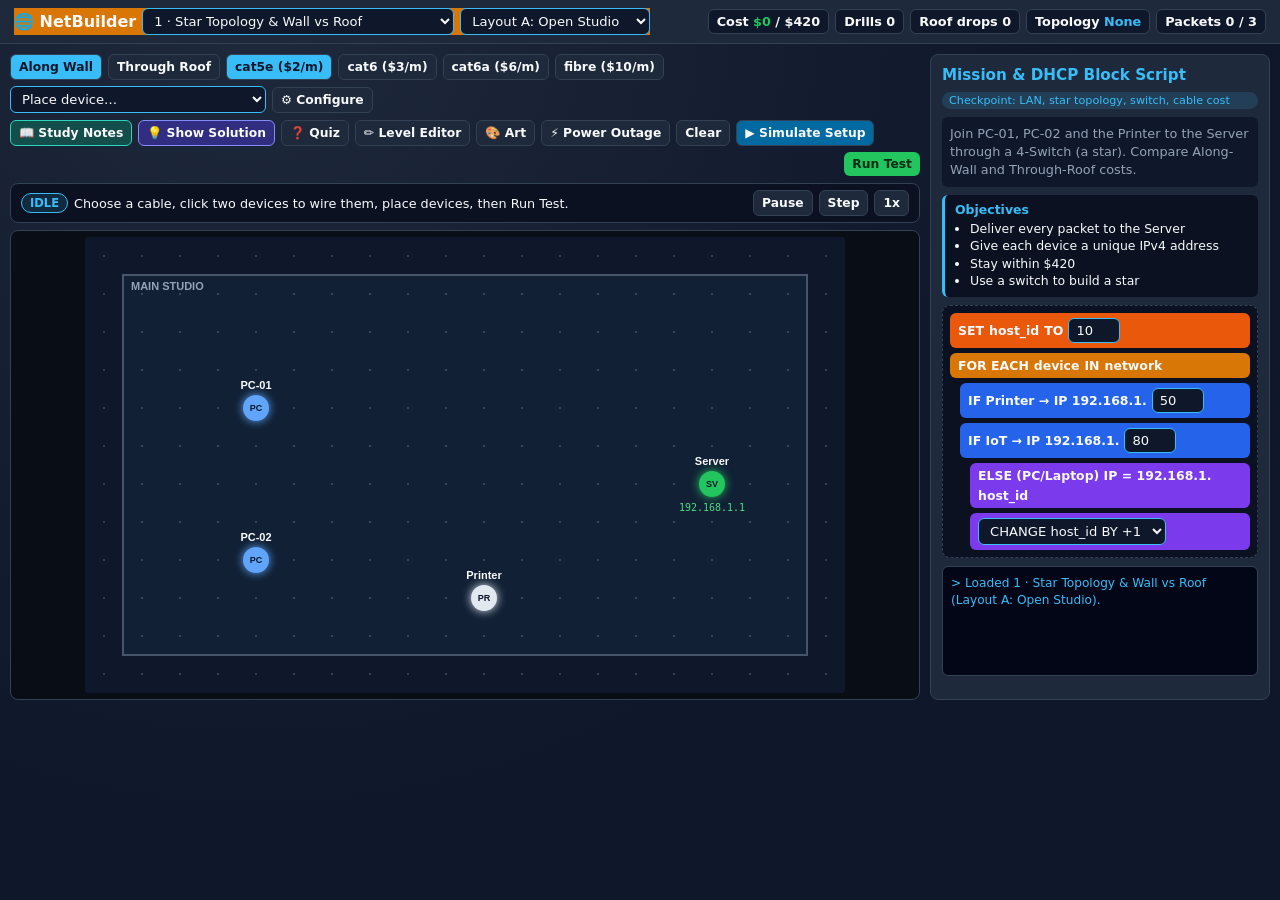
<file: versions/netbuilder 1.1.0.html>
<!DOCTYPE html>
<html lang="en">

<head>
    <meta charset="UTF-8">
    <meta name="viewport" content="width=device-width,initial-scale=1,viewport-fit=cover">
    <title>NetBuilder – Network Tycoon</title>
    <style>
        :root {
            --bg: #0f172a;
            --p: #1e293b;
            --b: #334155;
            --t: #f8fafc;
            --m: #94a3b8;
            --a: #38bdf8;
            --g: #22c55e;
            --r: #ef4444;
            --y: #f59e0b;
            box-sizing: border-box;
            padding-top: env(safe-area-inset-top, 0px);
            padding-bottom: env(safe-area-inset-bottom, 0px)
        }

        * {
            box-sizing: border-box;
            font-family: 'Segoe UI', system-ui, sans-serif
        }

        body {
            margin: 0;
            background: radial-gradient(circle at 20% 0, #1e293b, #0f172a 60%);
            color: var(--t);
            min-height: 100vh
        }

        header {
            display: flex;
            justify-content: space-between;
            align-items: center;
            gap: 8px;
            flex-wrap: wrap;
            padding: 8px 14px;
            background: var(--p);
            border-bottom: 1px solid var(--b)
        }

        .bl,
        .hud,
        .tbar,
        .rv {
            display: flex;
            gap: 6px;
            flex-wrap: wrap;
            align-items: center
        }

        .hud div {
            background: var(--bg);
            border: 1px solid var(--b);
            border-radius: 6px;
            padding: 4px 8px;
            font-size: .8rem;
            font-weight: 600
        }

        select,
        input,
        textarea {
            background: var(--bg);
            color: var(--t);
            border: 1px solid var(--a);
            border-radius: 6px;
            padding: 4px 7px;
            font-size: .82rem
        }

        button {
            background: var(--p);
            color: var(--t);
            border: 1px solid var(--b);
            padding: 5px 8px;
            border-radius: 6px;
            cursor: pointer;
            font-weight: 600;
            font-size: .77rem
        }

        button:hover {
            border-color: var(--a)
        }

        button.on {
            background: var(--a);
            color: #0f172a
        }

        .nb {
            background: #134e4a;
            border-color: #2dd4bf
        }

        .sb {
            background: #312e81;
            border-color: #818cf8
        }

        .sm {
            background: #0369a1
        }

        .go {
            background: var(--g);
            color: #052e16;
            border: 0;
            margin-left: auto
        }

        main {
            display: grid;
            grid-template-columns: 1fr 340px;
            gap: 10px;
            padding: 10px
        }

        @media(max-width:900px) {
            main {
                grid-template-columns: 1fr
            }
        }

        .ma {
            display: flex;
            flex-direction: column;
            gap: 7px;
            min-width: 0
        }

        .rv {
            background: #0b1120;
            border: 1px solid var(--b);
            border-radius: 8px;
            padding: 6px 10px;
            font-size: .8rem
        }

        #pb {
            background: rgba(56, 189, 248, .15);
            border: 1px solid var(--a);
            color: var(--a);
            padding: 2px 8px;
            border-radius: 99px;
            font-weight: 700;
            font-size: .72rem
        }

        #cap {
            flex: 1;
            min-width: 160px
        }

        .cw {
            background: #090d16;
            border: 1px solid var(--b);
            border-radius: 8px;
            padding: 6px;
            display: flex;
            justify-content: center
        }

        canvas {
            max-width: 100%;
            height: auto;
            border-radius: 4px;
            cursor: crosshair;
            background: #0f172a
        }

        aside {
            background: var(--p);
            border: 1px solid var(--b);
            border-radius: 8px;
            padding: 11px;
            display: flex;
            flex-direction: column;
            gap: 8px
        }

        aside h2 {
            margin: 0;
            font-size: .95rem;
            color: var(--a)
        }

        .bf {
            font-size: .8rem;
            color: var(--m);
            line-height: 1.4;
            background: var(--bg);
            padding: 8px;
            border-radius: 6px
        }

        .ob {
            background: #0b1120;
            border-left: 3px solid var(--a);
            border-radius: 6px;
            padding: 7px 10px;
            font-size: .78rem
        }

        .ob ul {
            margin: 3px 0 0;
            padding-left: 15px;
            line-height: 1.4
        }

        .tg {
            font-size: .7rem;
            background: rgba(56, 189, 248, .15);
            color: var(--a);
            padding: 2px 7px;
            border-radius: 99px
        }

        .bw {
            background: #0b1120;
            border: 1px dashed var(--b);
            border-radius: 8px;
            padding: 7px;
            display: flex;
            flex-direction: column;
            gap: 5px
        }

        .bk {
            padding: 5px 8px;
            border-radius: 6px;
            font-size: .78rem;
            font-weight: 600;
            display: flex;
            gap: 5px;
            align-items: center;
            flex-wrap: wrap
        }

        .bk.act {
            outline: 2px solid #facc15;
            box-shadow: 0 0 12px rgba(250, 204, 21, .4)
        }

        .bv {
            background: #ea580c
        }

        .bl {
            background: #d97706
        }

        .bi {
            background: #2563eb;
            margin-left: 10px
        }

        .ba {
            background: #7c3aed;
            margin-left: 20px
        }

        .bk input {
            width: 52px
        }

        #log {
            min-height: 110px;
            max-height: 200px;
            background: #020617;
            border: 1px solid var(--b);
            border-radius: 6px;
            padding: 8px;
            font: .76rem/1.4 monospace;
            overflow-y: auto;
            color: #cbd5e1
        }

        .e {
            color: var(--r)
        }

        .o {
            color: var(--g)
        }

        .i {
            color: var(--a)
        }

        .mb {
            display: none;
            position: fixed;
            inset: 0;
            background: rgba(2, 6, 23, .8);
            justify-content: center;
            align-items: center;
            z-index: 60;
            padding: 16px
        }

        .mb.open {
            display: flex
        }

        .mc {
            background: var(--p);
            border: 1px solid var(--b);
            border-radius: 10px;
            max-width: 680px;
            width: 100%;
            max-height: 86vh;
            display: flex;
            flex-direction: column;
            overflow: hidden
        }

        .mh {
            display: flex;
            justify-content: space-between;
            align-items: center;
            padding: 10px 16px;
            background: #0b1120;
            border-bottom: 1px solid var(--b);
            color: var(--a);
            font-weight: 700
        }

        .md {
            padding: 12px 16px;
            overflow-y: auto;
            display: flex;
            flex-direction: column;
            gap: 9px
        }

        .cd {
            background: var(--bg);
            border: 1px solid var(--b);
            border-radius: 8px;
            padding: 10px 12px;
            font-size: .82rem;
            line-height: 1.45;
            color: #cbd5e1
        }

        .cd b {
            color: var(--t)
        }

        .cd a {
            color: var(--a)
        }

        .cd small {
            color: var(--y);
            font-family: monospace;
            display: block
        }

        .qo {
            text-align: left;
            padding: 8px 10px;
            font-size: .85rem
        }

        .qo.ok {
            background: #166534
        }

        .qo.no {
            background: #7f1d1d
        }

        .md textarea {
            width: 100%;
            min-height: 150px;
            font: .72rem monospace
        }

        .md label {
            font-size: .78rem;
            color: var(--m)
        }

        .md input {
            width: 100%
        }
    </style>
</head>

<body>
    <header>
        <div class=bl><b>🌐 NetBuilder</b><select id=lvS onchange="loadLevel(this.value)"></select><select id=lyS
                onchange="swLay(this.value)"></select></div>
        <div class=hud>
            <div>Cost <span id=cost>$0</span> / <span id=bud>$0</span></div>
            <div>Drills <span id=dr>0</span></div>
            <div>Roof drops <span id=rf>0</span></div>
            <div>Topology <span id=topo style="color:var(--a)">None</span></div>
            <div>Packets <span id=pk>0 / 0</span></div>
        </div>
    </header>
    <main>
        <section class=ma>
            <div class=tbar id=tbar><button id=mW class=on onclick="setMode('wall')">Along Wall</button><button id=mR
                    onclick="setMode('roof')">Through Roof</button></div>
            <div class=tbar>
                <button class=nb onclick="openNotes(0)">📖 Study Notes</button><button class=sb onclick="openSol()">💡
                    Show Solution</button><button onclick="startQuiz('')">❓ Quiz</button><button onclick="openEd()">✏️
                    Level Editor</button><button onclick="$('art').classList.add('open')">🎨 Art</button><button
                    onclick="out=!out;logM(out?'Mains power OFF':'Mains power restored','i');draw()">⚡ Power
                    Outage</button><button onclick="resetLevel()">Clear</button><button class=sm onclick="startSim()">▶
                    Simulate Setup</button><button class=go onclick="runT()">Run Test</button>
            </div>
            <div class=rv><span id=pb>IDLE</span><span id=cap></span><button id=pz
                    onclick="togglePause()">Pause</button><button onclick="stepF()">Step</button><button
                    onclick="cycSpd()" id=spd>1x</button></div>
            <div class=cw><canvas id=c width=760 height=456></canvas></div>
        </section>
        <aside>
            <h2>Mission &amp; DHCP Block Script</h2><span class=tg id=tag></span>
            <div class=bf id=brief></div>
            <div class=ob><b style="color:var(--a)">Objectives</b>
                <ul id=objs></ul>
            </div>
            <div class=bw>
                <div id=bv class="bk bv">SET <code>host_id</code> TO <input type=number id=bId min=2 max=240></div>
                <div id=bl class="bk bl">FOR EACH <code>device</code> IN <code>network</code></div>
                <div id=bpr class="bk bi">IF Printer → IP 192.168.1.<input type=number id=bPr min=2 max=254></div>
                <div id=bio class="bk bi">IF IoT → IP 192.168.1.<input type=number id=bIo min=2 max=254></div>
                <div id=bpc class="bk ba">ELSE (PC/Laptop) IP = 192.168.1.<code>host_id</code></div>
                <div id=binc class="bk ba"><select id=bInc>
                        <option value=1>CHANGE host_id BY +1</option>
                        <option value=0>DO NOTHING</option>
                    </select></div>
            </div>
            <div id=log></div>
        </aside>
    </main>

    <div id=nt class=mb>
        <div class=mc>
            <div class=mh>Study Notes<button onclick="cl('nt')">Close</button></div>
            <div class=md>
                <div class=tbar id=ntt></div>
                <div id=ntb class=md style="padding:0"></div>
            </div>
        </div>
    </div>
    <div id=sol class=mb>
        <div class=mc>
            <div class=mh><span id=solT>Solution</span><button onclick="cl('sol')">Close</button></div>
            <div class=md id=solB></div>
        </div>
    </div>
    <div id=qz class=mb>
        <div class=mc>
            <div class=mh>Network Quiz<span><button onclick="startQuiz('C')">Checkpoint</button> <button
                        onclick="startQuiz('I')">IGCSE</button> <button onclick="startQuiz('')">All</button> <button
                        onclick="cl('qz')">Close</button></span></div>
            <div class=md id=qb></div>
        </div>
    </div>
    <div id=ed class=mb>
        <div class=mc>
            <div class=mh>Level Editor<button onclick="cl('ed')">Close</button></div>
            <div class=md>
                <label>Title<input id=eT></label><label>Briefing<input id=eB></label><label>Budget $<input id=eBu
                        type=number></label><label>Wall-drill cost $<input id=eD type=number></label><label>Roof-drop
                    cost $<input id=eR type=number></label>
                <div class=tbar><button class=sm onclick="applyEd()">Apply fields</button><button onclick="cpJ()">Copy
                        JSON</button><button class=go style="margin:0" onclick="impJ()">Import JSON</button></div>
                <label>Level JSON (edit rooms, walls, nodes, req, demo, then Import)<textarea id=eJ></textarea></label>
            </div>
        </div>
    </div>
    <div id=cli class=mb>
        <div class=mc>
            <div class=mh><span id=cliT>Console</span><button onclick="cl('cli')">Close</button></div>
            <div class=md>
                <pre id=cliO
                    style="margin:0;background:#020617;color:#4ade80;padding:8px;border-radius:6px;min-height:150px;max-height:260px;overflow:auto;font-size:.76rem;white-space:pre-wrap"></pre>
                <input id=cliI placeholder="type help, then Enter"
                    onkeydown="if(event.key=='Enter'){cliRun(this.value);this.value=''}">
            </div>
        </div>
    </div>
    <div id=art class=mb>
        <div class=mc>
            <div class=mh>Art &amp; Background<button onclick="cl('art')">Close</button></div>
            <div class=md>
                <label>Replace<select id=aK></select></label><label>Image URL<input id=aU
                        placeholder="https://..."></label><label>…or upload<input id=aF type=file
                        accept="image/*"></label>
                <div class=tbar><button class=sm onclick="applyArt()">Apply</button><button onclick="resetArt()">Reset
                        Default Art</button></div>
            </div>
        </div>
    </div>

    <script>
        /* ===== 1. ASSET & MEDIA REGISTRY: set a URL/data-URI to override art; null = built-in vector art ===== */
        const ASSET_CONFIG = { bg: null, sprites: { server: null, pc: null, printer: null, laptop: null, iot: null, sw4: null, sw8: null, router: null, gateway: null, firewall: null, ap: null, net: null } };
        const ART = { bg: null, img: {} };
        /* ===== 2. CONSTANTS, LEVELS & STUDY NOTES ===== */
        const EP = ['pc', 'printer', 'laptop', 'iot'], CELL = 38, WR = 4.5, SPD = [1, 2, .5];
        const CAB = { cat5e: { c: 2, s: .011, col: '#94a3b8' }, cat6: { c: 3, s: .015, col: '#38bdf8' }, cat6a: { c: 6, s: .024, col: '#2dd4bf' }, fibre: { c: 10, s: .036, col: '#f59e0b' } };
        const DEV = { sw4: { n: '4-Switch', p: 4, $: 80, col: '#a855f7', ic: 'SW' }, sw8: { n: '8-Switch', p: 8, $: 130, col: '#c084fc', ic: 'S8' }, router: { n: 'Router', p: 4, $: 160, col: '#f97316', ic: 'RT' }, gateway: { n: 'Gateway', p: 4, $: 210, col: '#ec4899', ic: 'GW' }, firewall: { n: 'Firewall', p: 2, $: 150, col: '#ef4444', ic: 'FW' }, ap: { n: 'Wi-Fi AP', p: 2, $: 110, col: '#06b6d4', ic: 'AP' }, sw32: { n: '32-Port Ethernet Switch', p: 32, $: 420, col: '#d8b4fe', ic: 'S32' }, sw64: { n: '64-Port Ethernet Switch', p: 64, $: 780, col: '#e9d5ff', ic: 'S64' }, fr4: { n: '4-Port Fibre Router', p: 4, $: 350, col: '#fb923c', ic: 'F4' }, fr8: { n: '8-Port Fibre Router', p: 8, $: 520, col: '#fdba74', ic: 'F8' }, fr32: { n: '32-Port Fibre Router', p: 32, $: 1400, col: '#fed7aa', ic: 'F32' }, fr64: { n: '64-Port Fibre Router', p: 64, $: 2600, col: '#ffedd5', ic: 'F64' }, ups: { n: 'UPS (battery backup)', p: 0, $: 120, col: '#84cc16', ic: 'UPS' } };
        const GRP = k => k.startsWith('sw') ? 'sw' : k == 'firewall' ? 'fw' : k == 'ap' ? 'ap' : k == 'ups' ? 'ups' : 'rt', GL = { sw: 'Ethernet Switches', rt: 'Routers & Fibre Routers', fw: 'Security', ap: 'Wireless', ups: 'Power (UPS)' }, PR = 5;
        const FIX = { server: ['#22c55e', 'SV'], pc: ['#60a5fa', 'PC'], printer: ['#e2e8f0', 'PR'], laptop: ['#38bdf8', 'LT'], iot: ['#facc15', 'IoT'], net: ['#a78bfa', 'WWW'] };
        const R = (x, y, w, h, name) => ({ name, x, y, w, h }), W = (x1, y1, x2, y2) => ({ x1, y1, x2, y2 });
        const N = (id, type, label, x, y, w) => ({ id, type, label, x, y, ip: type == 'server' ? '192.168.1.1' : type == 'net' ? '203.0.113.5' : null, wireless: !!w });
        const SRV = N('srv_1', 'server', 'Server', 16, 6);
        const L = (id, title, tag, brief, obj, budget, layouts, req, demo) => ({ id, title, tag, brief, obj, budget, drill: 50, roof: 25, mpc: 2, layouts, req, demo, start: { id: 10, prn: 50, iot: 80, inc: 1 } });
        const LEVELS = [
            L(1, '1 · Star Topology & Wall vs Roof', 'Checkpoint: LAN, star topology, switch, cable cost', 'Join PC-01, PC-02 and the Printer to the Server through a 4-Switch (a star). Compare Along-Wall and Through-Roof costs.', ['Deliver every packet to the Server', 'Give each device a unique IPv4 address', 'Stay within $420', 'Use a switch to build a star'], 420,
                [{ id: 'a', name: 'Layout A: Open Studio', rooms: [R(1, 1, 18, 10, 'Main Studio')], walls: [], nodes: [SRV, N('pc_1', 'pc', 'PC-01', 4, 4), N('pc_2', 'pc', 'PC-02', 4, 8), N('prn_1', 'printer', 'Printer', 10, 9)] },
                { id: 'b', name: 'Layout B: Divided Wing', rooms: [R(1, 1, 10, 10, 'Workroom'), R(11, 1, 8, 10, 'Server Room')], walls: [W(11, 1, 11, 11)], nodes: [SRV, N('pc_1', 'pc', 'PC-01', 4, 3), N('pc_2', 'pc', 'PC-02', 4, 8), N('prn_1', 'printer', 'Printer', 8, 8)] }],
                { dev: ['sw4'] }, { mode: 'roof', devs: [['s1', 'sw4', 11, 6]], links: [['pc_1', 's1', 'cat5e'], ['pc_2', 's1', 'cat5e'], ['prn_1', 's1', 'cat5e'], ['s1', 'srv_1', 'cat6']] }),
            L(2, '2 · Wi-Fi, Laptops & IoT', 'Checkpoint: wireless LAN, access points, wired vs wireless', 'Place a Wi-Fi AP so the Laptop and IoT camera (inside its coverage circle) reach the Server alongside PC-01 and the Printer.', ['Place a Wi-Fi AP within range of Laptop and IoT', 'Cable the AP to the network (it needs a wired uplink)', 'Unique IPv4 addresses, stay within $700'], 700,
                [{ id: 'a', name: 'Layout A: Smart Lounge', rooms: [R(1, 1, 12, 10, 'Smart Lounge'), R(13, 1, 6, 10, 'Server Bay')], walls: [W(13, 1, 13, 11)], nodes: [SRV, N('pc_1', 'pc', 'PC-01', 3, 3), N('prn_1', 'printer', 'Printer', 3, 9), N('lap_1', 'laptop', 'Laptop', 8, 3, 1), N('iot_1', 'iot', 'IoT-Cam', 9, 8, 1)] }],
                { dev: ['ap'] }, { mode: 'roof', devs: [['s1', 'sw4', 11, 6], ['ap1', 'ap', 9, 6]], links: [['pc_1', 's1', 'cat5e'], ['prn_1', 's1', 'cat5e'], ['ap1', 's1', 'cat6'], ['s1', 'srv_1', 'fibre']] }),
            L(3, '3 · Router, Subnets & IP Addressing', 'Checkpoint+IGCSE: router, IPv4, DHCP, 8-port switch', 'Link a busy office through an 8-Switch and a Router to the Server. Use Cat6a or Fibre on the fast uplink. Watch DHCP: duplicate IPs cause conflicts!', ['Include an 8-Switch, a Router and a Wi-Fi AP', 'All traffic must pass through the Router', 'Use Cat6a or Fibre on one link, stay within $1100'], 1100,
                [{ id: 'a', name: 'Layout A: Enterprise Wing', rooms: [R(1, 1, 9, 10, 'Office Wing'), R(10, 1, 9, 10, 'Core Hall')], walls: [W(10, 1, 10, 11)], nodes: [SRV, N('pc_1', 'pc', 'PC-01', 3, 3), N('pc_2', 'pc', 'PC-02', 7, 3), N('prn_1', 'printer', 'Printer', 3, 9), N('lap_1', 'laptop', 'Laptop', 7, 7, 1), N('iot_1', 'iot', 'IoT-Hub', 7, 9, 1)] }],
                { dev: ['sw8', 'router', 'ap'], path: ['router'], cab: ['cat6a', 'fibre'] }, { mode: 'roof', devs: [['sw', 'sw8', 8, 6], ['ap1', 'ap', 6, 8], ['rt', 'router', 12, 6]], links: [['pc_1', 'sw', 'cat5e'], ['pc_2', 'sw', 'cat5e'], ['prn_1', 'sw', 'cat5e'], ['ap1', 'sw', 'cat5e'], ['sw', 'rt', 'cat6a'], ['rt', 'srv_1', 'fibre']] }),
            L(4, '4 · Firewall & Network Security', 'IGCSE: firewalls, security, protecting a network', 'Protect the Server: all traffic from the office must pass through a Firewall before it reaches the Server.', ['Include a 4-Switch and a Firewall', 'Every packet must travel through the Firewall', 'Stay within $900'], 900,
                [{ id: 'a', name: 'Layout A: Secure Office', rooms: [R(1, 1, 10, 10, 'Office'), R(11, 1, 8, 10, 'Server Room')], walls: [W(11, 1, 11, 11)], nodes: [SRV, N('pc_1', 'pc', 'PC-01', 3, 4), N('pc_2', 'pc', 'PC-02', 3, 8), N('prn_1', 'printer', 'Printer', 5, 9)] }],
                { dev: ['sw4', 'firewall'], path: ['firewall'] }, { mode: 'roof', devs: [['sw', 'sw4', 7, 6], ['fw', 'firewall', 11, 6]], links: [['pc_1', 'sw', 'cat5e'], ['pc_2', 'sw', 'cat5e'], ['prn_1', 'sw', 'cat5e'], ['sw', 'fw', 'cat6'], ['fw', 'srv_1', 'cat6']] }),
            L(5, '5 · Resilient Ring & Mesh', 'IGCSE: topology trade-offs, redundancy, mesh/hybrid', 'Build backup links! Use two switches and the Server in a loop so that if any one backbone cable is cut, everything still works.', ['Use two 4-Switches', 'Link the switches and Server in a loop (3 backbone cables)', 'Network survives any single backbone cable cut, within $1000'], 1000,
                [{ id: 'a', name: 'Layout A: Campus Hall', rooms: [R(1, 1, 18, 10, 'Campus Hall')], walls: [], nodes: [SRV, N('pc_1', 'pc', 'PC-01', 3, 3), N('pc_2', 'pc', 'PC-02', 3, 8), N('prn_1', 'printer', 'Printer', 11, 9)] }],
                { dev: ['sw4', 'sw4'], red: 1 }, { mode: 'roof', devs: [['sa', 'sw4', 8, 4], ['sb', 'sw4', 8, 8]], links: [['pc_1', 'sa', 'cat5e'], ['pc_2', 'sb', 'cat5e'], ['prn_1', 'sb', 'cat5e'], ['sa', 'sb', 'cat6'], ['sa', 'srv_1', 'cat6'], ['sb', 'srv_1', 'cat6']] }),
            L(6, '6 · Campus to the Internet (WAN)', 'IGCSE: LAN vs WAN, public/private IP, routers, packets', 'Connect the campus LAN to the Internet (a WAN). Traffic leaves through a Router and a Firewall. Note: 192.168.x.x addresses are private; the Internet node has a public IP.', ['Include a switch, Router, Firewall and Wi-Fi AP', 'Packets pass through the Router AND the Firewall to the Internet', 'Stay within $1200'], 1200,
                [{ id: 'a', name: 'Layout A: Campus Edge', rooms: [R(1, 1, 12, 10, 'Campus LAN'), R(13, 1, 6, 10, 'Edge')], walls: [W(13, 1, 13, 11)], nodes: [N('net_1', 'net', 'Internet', 17, 6), N('pc_1', 'pc', 'PC-01', 3, 4), N('pc_2', 'pc', 'PC-02', 3, 8), N('lap_1', 'laptop', 'Laptop', 6, 6, 1)] }],
                { dev: ['sw4', 'router', 'firewall', 'ap'], path: ['router', 'firewall'], target: 'net_1' }, { mode: 'roof', devs: [['ap1', 'ap', 5, 6], ['sw', 'sw4', 8, 6], ['rt', 'router', 11, 6], ['fw', 'firewall', 14, 6]], links: [['pc_1', 'sw', 'cat5e'], ['pc_2', 'sw', 'cat5e'], ['ap1', 'sw', 'cat5e'], ['sw', 'rt', 'cat6'], ['rt', 'fw', 'cat6'], ['fw', 'net_1', 'fibre']] })
        ];
        LEVELS.push(
            L(7, '7 · Ethernet Switch Config (VLANs)', 'IGCSE: managed switches, ports, VLANs, management IP, CLI', 'Wire the star with a managed 8-Switch, then click ⚙ Configure and the switch. In its console: set a management IP, put every USED port in VLAN 10 (type show to see which port is which) and shut down an unused port.', ['Place an 8-Switch and deliver all packets', 'Set a management IP and VLAN 10 on the used ports', 'Shut down one unused port, stay within $600'], 600,
                [{ id: 'a', name: 'Layout A: Managed Office', rooms: [R(1, 1, 18, 10, 'Main Studio')], walls: [], nodes: [SRV, N('pc_1', 'pc', 'PC-01', 4, 4), N('pc_2', 'pc', 'PC-02', 4, 8), N('prn_1', 'printer', 'Printer', 10, 9)] }],
                { dev: ['sw8'], cfg: [['sw', 'ip'], ['sw', 'vlan', 10], ['sw', 'down']] }, { mode: 'roof', devs: [['sw', 'sw8', 11, 6]], links: [['pc_1', 'sw', 'cat5e'], ['pc_2', 'sw', 'cat5e'], ['prn_1', 'sw', 'cat5e'], ['sw', 'srv_1', 'cat6']], cli: [['sw', 'ip address 192.168.1.250 255.255.255.0'], ['sw', 'port 1 vlan 10'], ['sw', 'port 2 vlan 10'], ['sw', 'port 3 vlan 10'], ['sw', 'port 4 vlan 10'], ['sw', 'port 8 shutdown']] }),
            L(8, '8 · Fibre Router, DHCP Pool & Static Route', 'IGCSE: routers, fibre uplinks, DHCP pools, static/default routes', 'Add a 4-Port Fibre Router with a fibre uplink to the Server. An unconfigured router drops traffic! In its console set an IP address, a DHCP pool and a default route (ip route 0.0.0.0 0.0.0.0 <next-hop>).', ['Use a 4-Switch and a 4-Port Fibre Router with a fibre link', 'Configure the router: IP, DHCP pool, default route', 'All traffic passes the router, stay within $1200'], 1200,
                [{ id: 'a', name: 'Layout A: Branch Office', rooms: [R(1, 1, 18, 10, 'Branch Office')], walls: [], nodes: [SRV, N('pc_1', 'pc', 'PC-01', 3, 3), N('pc_2', 'pc', 'PC-02', 3, 8), N('prn_1', 'printer', 'Printer', 5, 10)] }],
                { dev: ['sw4', 'fr4'], path: ['fr4'], cab: ['fibre'], cfg: [['rt', 'ip'], ['rt', 'pool'], ['rt', 'route', '0.0.0.0']] }, { mode: 'roof', devs: [['sw', 'sw4', 7, 6], ['fr', 'fr4', 11, 6]], links: [['pc_1', 'sw', 'cat5e'], ['pc_2', 'sw', 'cat5e'], ['prn_1', 'sw', 'cat5e'], ['sw', 'fr', 'cat6'], ['fr', 'srv_1', 'fibre']], cli: [['fr', 'ip address 192.168.1.254 255.255.255.0'], ['fr', 'dhcp pool 192.168.1.10 192.168.1.100'], ['fr', 'ip route 0.0.0.0 0.0.0.0 192.168.1.1']] }),
            L(9, '9 · Power Outage & UPS', 'IGCSE: UPS, resilience, business continuity', 'The mains fails! Place a UPS (range 5 cells, 6 outlets) so the switch, Wi-Fi AP and Server keep running. Use ⚡ Power Outage to practise; Run Test also simulates the outage.', ['Place a 4-Switch, a Wi-Fi AP and a UPS', 'Keep the switch, AP and Server inside the UPS range', 'Deliver all packets during the outage, stay within $800'], 800,
                [{ id: 'a', name: 'Layout A: Server Corner', rooms: [R(1, 1, 18, 10, 'Office Floor')], walls: [], nodes: [SRV, N('pc_1', 'pc', 'PC-01', 3, 4), N('prn_1', 'printer', 'Printer', 5, 9), N('lap_1', 'laptop', 'Laptop', 7, 8, 1)] }],
                { dev: ['ups', 'sw4', 'ap'], ups: 1 }, { mode: 'roof', devs: [['sw', 'sw4', 9, 6], ['ap1', 'ap', 7, 6], ['ups1', 'ups', 12, 6]], links: [['pc_1', 'sw', 'cat5e'], ['prn_1', 'sw', 'cat5e'], ['ap1', 'sw', 'cat5e'], ['sw', 'srv_1', 'cat6']] }));
        const NOTES = [['Topologies', [['Star, Bus, Ring, Mesh, Hybrid', 'Star: every device has its own cable to a central switch (one failure affects one device). Bus: one shared backbone. Ring: a closed loop. Mesh: many redundant links, resilient but costly. Hybrid combines types.', 'Redundancy vs cost', 'Network topology', 'Network_topology'], ['Along Wall vs Through Roof', 'Along Wall follows room edges and charges a drill fee for each wall crossed. Through Roof goes straight overhead with ceiling-drop fees.', 'Cost trade-off', 'Structured cabling', 'Structured_cabling']]],
        ['Media & Wireless', [['Cat5e / Cat6 / Cat6a copper', 'Twisted pairs cancel interference (crosstalk). Higher categories cost more and handle faster speeds.', '$2 / $3 / $6 per m', 'Twisted pair', 'Twisted_pair'], ['Fibre optic', 'Pulses of light in glass: very fast, long range, immune to electromagnetic interference.', '$10 per m', 'Optical fiber', 'Optical_fiber'], ['Wi-Fi Access Point & NIC', 'An AP gives wireless devices (each has a NIC) a connection to the wired LAN. Coverage radius is 4.5 cells and the AP must be cabled.', 'Wireless LAN', 'Wireless access point', 'Wireless_access_point']]],
        ['Devices & IP', [['Switch, Router, Gateway', 'A switch forwards frames to the right port inside a LAN. A router forwards packets between networks using IP addresses. A gateway links different networks or protocols.', 'Switch = LAN, Router = between networks', 'Network switch', 'Network_switch'], ['IPv4 & DHCP', 'IPv4 uses four numbers 0-255 (e.g. 192.168.1.10). DHCP hands out addresses automatically. Two devices with one IP cause an IP conflict. Private ranges (192.168.x.x) are not routed on the Internet; the MAC address is the fixed hardware address of a NIC.', 'Unique IP per device', 'Dynamic Host Configuration Protocol', 'Dynamic_Host_Configuration_Protocol']]],
        ['Config & Power', [['VLANs & managed switches', 'A VLAN splits one physical switch into separate logical networks. Ports in different VLANs cannot talk unless trunked. Unused ports can be shut down for security.', 'port 1 vlan 10 | port 8 shutdown', 'VLAN', 'VLAN'], ['Routers, static routes & DHCP pools', 'A router needs an IP address and a route telling it where to send traffic; the default route 0.0.0.0 matches everything else. A DHCP pool is the range of addresses it hands out. Fibre routers terminate light-based uplinks.', 'ip route 0.0.0.0 0.0.0.0 <next-hop>', 'Static routing', 'Static_routing'], ['UPS (uninterruptible power supply)', 'A UPS holds a battery that keeps critical devices running during a mains failure, giving time for a clean shutdown or to ride out short cuts.', 'Range 5 cells, 6 outlets', 'Uninterruptible power supply', 'Uninterruptible_power_supply']]],
        ['Security & WAN', [['Firewall', 'Monitors incoming and outgoing traffic and blocks anything that breaks security rules, protecting a network from attacks.', 'Security', 'Firewall (computing)', 'Firewall_(computing)'], ['LAN vs WAN & Packet Switching', 'A LAN covers a small area; a WAN (like the Internet) spans cities or countries. Data is split into packets that can take different routes and are re-assembled at the destination.', 'Packets, headers, routing', 'Packet switching', 'Packet_switching']]]];
        const QZ = [['C', 'Which topology connects every device to a central switch?', ['Bus', 'Star', 'Ring', 'Mesh'], 1, 'In a star each device has its own cable to the switch.'],
        ['C', 'What does a switch do?', ['Sends data only to the intended device', 'Stores web pages', 'Blocks viruses', 'Converts light to heat'], 0, 'A switch learns which device is on which port and forwards data only there.'],
        ['C', 'Which cable sends data as pulses of light?', ['Cat5e', 'Cat6', 'Fibre optic', 'Cat6a'], 2, 'Fibre uses light in glass strands, so it is immune to electrical interference.'],
        ['C', 'What is a Wi-Fi access point for?', ['Printing documents', 'Letting wireless devices join a wired network', 'Storing files', 'Assigning MAC addresses'], 1, 'The AP bridges wireless devices to the wired LAN.'],
        ['C', 'Which is a valid IPv4 address?', ['192.168.1.10', '192.168.1', 'FF:EE:DD:CC', 'www.school.com'], 0, 'IPv4 has four numbers from 0 to 255 separated by dots.'],
        ['C', 'What happens if two devices have the same IP address?', ['Nothing', 'An IP conflict: data may go to the wrong device', 'Internet gets faster', 'The switch resets'], 1, 'Each device on a network needs a unique IP.'],
        ['I', 'What does a router do?', ['Forwards packets between networks using IP addresses', 'Boosts Wi-Fi signal only', 'Stores MAC addresses only', 'Encrypts all files'], 0, 'Routers connect networks and choose the path for each packet.'],
        ['I', 'What does a firewall do?', ['Speeds up downloads', 'Monitors traffic and blocks it according to security rules', 'Assigns IP addresses', 'Cools servers'], 1, 'Firewalls check traffic against rules to stop unauthorised access.'],
        ['I', 'Main advantage of a mesh topology?', ['Cheapest to build', 'Redundant paths keep working if a link fails', 'Needs no cables', 'Only one path'], 1, 'Many links give resilience but cost more cable and ports.'],
        ['I', 'What is packet switching?', ['Data is split into packets that may take different routes', 'One dedicated line per call', 'Printing in sections', 'Compressing images'], 0, 'Packets are routed independently and re-assembled at the destination.'],
        ['I', 'Which statement about a MAC address is true?', ['It changes every minute', 'It is a unique hardware address of a NIC', 'It is assigned by DHCP', 'It is the same as an IPv4 address'], 1, 'MAC addresses identify the network card; IP addresses identify the device on a network.'],
        ['I', 'What does DHCP do?', ['Translates domain names', 'Automatically assigns IP addresses to devices', 'Encrypts traffic', 'Blocks websites'], 1, 'DHCP gives each device an IP address when it joins the network.'],
        ['I', 'What does a UPS provide?', ['Faster Wi-Fi', 'Battery power during a mains failure', 'More switch ports', 'Encryption'], 1, 'A UPS keeps critical devices running when mains power is lost.'],
        ['I', 'What is a VLAN?', ['A faster cable', 'A logical network created inside a switch by grouping ports', 'A type of firewall', 'A backup power unit'], 1, 'VLANs separate traffic on one physical switch.'],
        ['I', 'What does a default route (0.0.0.0) tell a router?', ['Where to send traffic that matches no other route', 'To shut down', 'To assign IPs', 'To encrypt packets'], 0, 'It is the next hop used when no more specific route matches.']];
        /* ===== STATE ===== */
        const $ = id => document.getElementById(id), cv = $('c'), cx = cv.getContext('2d');
        let lv, lay, mode = 'wall', tool = 'cat5e', nodes = [], cables = [], pkts = [], sel = null, hl = null, pulse = null, sim = { m: 'none', tl: [], i: 0, el: 0 }, paused = false, si = 0, raf, last = 0, out = false, cliN = null;
        const ports = n => DEV[n.type] ? DEV[n.type].p : n.type == 'server' ? 4 : 2;
        const cl = id => $(id).classList.remove('open');
        function logM(t, c = '') { const l = $('log'); l.innerHTML += `<div class="${c}">&gt; ${t}</div>`; l.scrollTop = l.scrollHeight }
        function banner(b, c) { $('pb').textContent = b; $('cap').textContent = c }
        function hlB(id) { document.querySelectorAll('.bk').forEach(b => b.classList.remove('act')); if (id) $(id).classList.add('act') }
        /* ===== 3. LEVEL LOADING ===== */
        function fillSel() { $('lvS').innerHTML = LEVELS.map(l => `<option value="${l.id}">${l.title}</option>`).join('') }
        function loadLevel(id) {
            lv = LEVELS.find(l => l.id == id) || LEVELS[0]; lay = lv.layouts[0]; $('lvS').value = lv.id; $('lyS').innerHTML = lv.layouts.map(l => `<option value="${l.id}">${l.name}</option>`).join('');
            $('brief').textContent = lv.brief; $('tag').textContent = lv.tag; $('bud').textContent = '$' + lv.budget; $('bId').value = lv.start.id; $('bPr').value = lv.start.prn; $('bIo').value = lv.start.iot; $('bInc').value = lv.start.inc;
            $('objs').innerHTML = lv.obj.map(o => `<li>${o}</li>`).join(''); resetLevel()
        }
        function swLay(id) { lay = lv.layouts.find(l => l.id == id) || lv.layouts[0]; resetLevel() }
        function resetLevel() {
            cancelAnimationFrame(raf); sim = { m: 'none', tl: [], i: 0, el: 0 }; paused = false; out = false; hl = pulse = sel = null; hlB(); $('pz').textContent = 'Pause'; nodes = JSON.parse(JSON.stringify(lay.nodes)); cables = []; pkts = [];
            $('pk').textContent = '0 / ' + nodes.filter(n => EP.includes(n.type)).length; $('log').innerHTML = `<div class=i>&gt; Loaded ${lv.title} (${lay.name}).</div>`; banner('IDLE', 'Choose a cable, click two devices to wire them, place devices, then Run Test.'); econ(); draw()
        }
        function setMode(m) { mode = m; $('mW').classList.toggle('on', m == 'wall'); $('mR').classList.toggle('on', m == 'roof'); logM(m == 'wall' ? 'Along Wall: wall-drill fees apply.' : 'Through Roof: ceiling-drop fees apply.', 'i') }
        /* ===== 4. ROUTING, COSTS, TOPOLOGY ===== */
        const roomAt = (x, y) => lay.rooms.find(r => x >= r.x && x < r.x + r.w && y >= r.y && y < r.y + r.h);
        const clean = p => p.filter((q, i) => !i || q.x != p[i - 1].x || q.y != p[i - 1].y);
        function buildPath(a, b, m) {
            if (m == 'roof') return clean([{ x: a.x, y: a.y }, { x: b.x, y: a.y }, { x: b.x, y: b.y }]);
            const ra = roomAt(a.x, a.y), rb = roomAt(b.x, b.y), p = [{ x: a.x, y: a.y }];
            if (ra) { const ey = Math.abs(a.y - ra.y) <= Math.abs(ra.y + ra.h - 1 - a.y) ? ra.y : ra.y + ra.h - 1; p.push({ x: a.x, y: ey }, { x: b.x, y: ey }) } else p.push({ x: b.x, y: a.y });
            if (rb) { const l = p[p.length - 1], ex = Math.abs(b.x - rb.x) <= Math.abs(rb.x + rb.w - 1 - b.x) ? rb.x : rb.x + rb.w - 1; p.push({ x: ex, y: l.y }, { x: ex, y: b.y }) }
            p.push({ x: b.x, y: b.y }); return clean(p)
        }
        function measure(p, m) {
            let cells = 0, drills = 0; for (let i = 0; i < p.length - 1; i++) {
                const a = p[i], b = p[i + 1]; cells += Math.abs(b.x - a.x) + Math.abs(b.y - a.y);
                if (m == 'wall') lay.walls.forEach(w => { if (w.x1 == w.x2 && a.y == b.y) { if (Math.min(a.x, b.x) < w.x1 && Math.max(a.x, b.x) >= w.x1 && a.y >= w.y1 && a.y < w.y2) drills++ } else if (w.y1 == w.y2 && a.x == b.x) { if (Math.min(a.y, b.y) < w.y1 && Math.max(a.y, b.y) >= w.y1 && a.x >= w.x1 && a.x < w.x2) drills++ } })
            }
            return { meters: cells * lv.mpc, drills, roofDrops: m == 'roof' ? 2 : 0 }
        }
        function mkCable(f, t, type, m, dp) { const a = nodes.find(n => n.id == f), b = nodes.find(n => n.id == t), path = buildPath(a, b, m), r = measure(path, m), c = { from: f, to: t, type, mode: m, path, segOffsets: [], dp, ...r }; cables.push(c); offsets(); return c }
        function offsets() {
            const u = new Map(), key = (c, i) => { const a = c.path[i], b = c.path[i + 1], k1 = `${a.x},${a.y}>${b.x},${b.y}`, k2 = `${b.x},${b.y}>${a.x},${a.y}`; return c.mode + ':' + (k1 < k2 ? k1 : k2) };
            const lane = cables.map(c => c.path.slice(1).map((_, i) => { const k = key(c, i), n = u.get(k) || 0; u.set(k, n + 1); return [k, n] }));
            cables.forEach((c, ci) => c.segOffsets = lane[ci].map(([k, n]) => (n - (u.get(k) - 1) / 2) * 6))
        }
        function topo() {
            if (!cables.length) return 'None'; const d = new Map(); cables.forEach(c => { d.set(c.from, (d.get(c.from) || 0) + 1); d.set(c.to, (d.get(c.to) || 0) + 1) });
            const v = [...d.values()], mx = Math.max(...v), hub = nodes.some(n => DEV[n.type] || n.type == 'server');
            if (v.length >= 3 && v.every(x => x == 2)) return 'Ring'; if (hub && mx >= 3) return cables.length > nodes.length - 1 ? 'Hybrid (Star+Mesh)' : 'Star'; if (mx <= 2 && cables.length >= 2) return 'Bus / Chain'; return 'Hybrid / Mesh'
        }
        function econ() {
            let t = 0, d = 0, r = 0; nodes.forEach(n => { if (DEV[n.type]) t += DEV[n.type].$ }); cables.forEach(c => { t += c.meters * CAB[c.type].c + c.drills * lv.drill + c.roofDrops * lv.roof; d += c.drills; r += c.roofDrops });
            $('cost').textContent = '$' + t; $('cost').style.color = t <= lv.budget ? 'var(--g)' : 'var(--r)'; $('dr').textContent = d; $('rf').textContent = r; $('topo').textContent = topo(); return t
        }
        const nd = id => nodes.find(n => n.id == id), INF = n => (DEV[n.type] && n.type != 'ups') || n.type == 'server', grp = n => DEV[n.type] ? GRP(n.type) : '';
        const portOf = (n, k) => cables.filter(c => c.from == n.id || c.to == n.id).indexOf(k) + 1, cfgOf = n => n.cfg || (n.cfg = { routes: [], vlans: {}, down: [] });
        const vl = (n, k) => (n.cfg && n.cfg.vlans[portOf(n, k)]) || 1, dn = (n, k) => n.cfg && n.cfg.down.includes(portOf(n, k));
        /* Power model: during an outage, infrastructure only works if a UPS is within 5 cells (6 outlets, nearest first) */
        function pw(n) { if (!out || !INF(n)) return true; return nodes.some(u => u.type == 'ups' && nodes.filter(m => INF(m) && Math.hypot(m.x - u.x, m.y - u.y) <= PR).sort((a, b) => Math.hypot(a.x - u.x, a.y - u.y) - Math.hypot(b.x - u.x, b.y - u.y)).slice(0, 6).includes(n)) }
        /* Routing honours power, shut-down ports, VLANs and unconfigured routers */
        function route(a, b, skip) {
            const q = [[[a], null]], seen = new Set([a]); if (!pw(nd(a))) return null;
            while (q.length) {
                const [p, last] = q.shift(), c = p[p.length - 1]; if (c == b) return p; const cn = nd(c);
                for (const k of cables) {
                    if (k === skip || (k.from != c && k.to != c)) continue; const n = nd(k.from == c ? k.to : k.from); if (seen.has(n.id) || !pw(n) || dn(cn, k) || dn(n, k)) continue;
                    if (grp(cn) == 'sw' && last && vl(cn, last) != vl(cn, k)) continue; if (lv.req && lv.req.cfg && grp(cn) == 'rt' && !(cn.cfg && cn.cfg.ip)) continue; seen.add(n.id); q.push([[...p, n.id], k])
                }
            } return null
        }
        /* ===== 5. PLAY (click to place / wire) ===== */
        cv.addEventListener('click', e => {
            if (sim.m != 'none') return; const r = cv.getBoundingClientRect(), k = cv.width / r.width, gx = Math.floor((e.clientX - r.left) * k / CELL), gy = Math.floor((e.clientY - r.top) * k / CELL), hit = nodes.find(n => n.x == gx && n.y == gy);
            if (tool == 'cfg') { if (hit && INF(hit) && hit.type != 'server') openCli(hit); return }
            if (DEV[tool]) { if (!hit && gx >= 1 && gx < 19 && gy >= 1 && gy < 11) { const d = DEV[tool]; nodes.push({ id: 'd' + Date.now() + Math.random().toString(36).slice(2, 5), type: tool, label: d.n, x: gx, y: gy, ip: null }); pulse = { x: gx, y: gy, col: d.col, r: 18 }; logM(`Placed ${d.n} at (${gx}, ${gy}) [-$${d.$}]`); econ(); draw() } return }
            if (!hit) return; if (!sel) sel = hit; else if (sel.id != hit.id) {
                const u = n => cables.filter(c => c.from == n.id || c.to == n.id).length;
                if (u(sel) >= ports(sel) || u(hit) >= ports(hit)) logM(`Port limit reached on ${u(sel) >= ports(sel) ? sel.label : hit.label}!`, 'e');
                else { const c = mkCable(sel.id, hit.id, tool, mode, 1); logM(`Wired ${sel.label} <-> ${hit.label}: ${c.meters}m ${tool} [${mode}] (${mode == 'wall' ? c.drills + ' drills' : c.roofDrops + ' roof drops'})`); econ() } sel = null
            } draw()
        });
        const tb = $('tbar'); Object.keys(CAB).forEach(k => tb.insertAdjacentHTML('beforeend', `<button class="tl${k == tool ? ' on' : ''}" data-t="${k}">${k} ($${CAB[k].c}/m)</button>`));
        tb.insertAdjacentHTML('beforeend', '<select id=dvS><option value="">Place device…</option>' + Object.entries(GL).map(([g, l]) => `<optgroup label="${l}">` + Object.keys(DEV).filter(k => GRP(k) == g).map(k => `<option value="${k}">${DEV[k].n} ($${DEV[k].$})</option>`).join('') + '</optgroup>').join('') + '</select><button class=tl data-t=cfg>⚙ Configure</button>');
        $('dvS').onchange = e => { if (e.target.value) { tool = e.target.value; sel = null; tb.querySelectorAll('.tl').forEach(x => x.classList.remove('on')) } };
        tb.querySelectorAll('.tl').forEach(b => b.onclick = () => { tb.querySelectorAll('.tl').forEach(x => x.classList.remove('on')); b.classList.add('on'); tool = b.dataset.t; $('dvS').value = ''; sel = null; draw() });
        /* ===== 6. DHCP + SIMULATION ENGINE ===== */
        function plan() {
            let h = +$('bId').value; const pr = +$('bPr').value, io = +$('bIo').value, inc = +$('bInc').value;
            return nodes.filter(n => EP.includes(n.type)).map(n => { let ip, b = 'bpc', note = 'host_id = ' + h; if (n.type == 'printer') { ip = pr; b = 'bpr'; note = 'static Printer IP' } else if (n.type == 'iot') { ip = io; b = 'bio'; note = 'static IoT IP' } else { ip = h; h += inc } return { n, ip: '192.168.1.' + ip, b, note } })
        }
        function startSim() {
            resetLevel(); logM('Starting timed setup simulation...', 'i'); const dm = lv.demo, tl = [];
            dm.devs.forEach(d => tl.push({ k: 'd', d: 800, v: { id: d[0], type: d[1], x: d[2], y: d[3] }, b: 'PHASE 1: HARDWARE', c: `Installing ${DEV[d[1]].n} at (${d[2]}, ${d[3]}) for $${DEV[d[1]].$}...` }));
            dm.links.forEach(l => tl.push({ k: 'c', d: 850, l, b: 'PHASE 2: CABLING', c: `Pulling ${l[2].toUpperCase()} (${dm.mode == 'wall' ? 'Along Wall' : 'Through Roof'}) from ${lab(l[0])} to ${lab(l[1])}...` }));
            tl.push({ k: 'v', d: 550, blk: 'bv', b: 'PHASE 3: DHCP SCRIPT', c: `Initialising host_id = ${$('bId').value}.` });
            plan().forEach(a => tl.push({ k: 'i', d: 750, n: a.n.id, ip: a.ip, blk: a.b, b: 'PHASE 3: DHCP SCRIPT', c: `Assigning ${a.ip} to ${a.n.label} (${a.note}).` }));
            (dm.cli || []).forEach(([id, cmd]) => tl.push({ k: 'x', d: 700, n: id, cmd, b: 'PHASE 3: DEVICE CONFIG', c: `Configuring ${lab(id)}: ${cmd}` }));
            sim = { m: 'build', tl, i: 0, el: 0 }; last = performance.now(); tick(last)
        }
        function lab(id) { const n = lay.nodes.find(n => n.id == id); if (n) return n.label; const d = lv.demo.devs.find(d => d[0] == id); return d ? DEV[d[1]].n : id }
        function ap(s, t) {
            banner(s.b, s.c); hlB(s.blk); hl = null;
            if (s.k == 'd') { const v = s.v; if (!nodes.some(n => n.id == v.id)) { nodes.push({ id: v.id, type: v.type, label: DEV[v.type].n, x: v.x, y: v.y, ip: null }); logM(`Placed ${DEV[v.type].n} at (${v.x}, ${v.y}) [-$${DEV[v.type].$}]`); econ() } hl = v.id; pulse = { x: v.x, y: v.y, col: DEV[v.type].col, r: 10 + t * 14 } }
            else if (s.k == 'c') { let c = cables.find(c => c.from == s.l[0] && c.to == s.l[1]); if (!c) c = mkCable(s.l[0], s.l[1], s.l[2], lv.demo.mode, 0); c.dp = t; if (t >= 1 && !c.lg) { c.lg = 1; logM(`Connected ${lab(c.from)} <-> ${lab(c.to)} (${c.meters}m ${c.type}, ${c.mode})`); econ() } }
            else if (s.k == 'i') { const n = nodes.find(n => n.id == s.n); if (n.ip != s.ip) { n.ip = s.ip; logM(`Assigned ${s.ip} -> ${n.label}`, 'o') } hl = s.n } else if (s.k == 'x') { if (!s.dn) { s.dn = 1; runCmd(nd(s.n), s.cmd); logM(`${lab(s.n)}> ${s.cmd}`, 'o') } hl = s.n }
        }
        function fin() { hl = pulse = null; hlB(); paused = false; $('pz').textContent = 'Pause'; sim.m = 'pk'; banner('PHASE 4: TRAFFIC TEST', 'Setup complete! Sending packets to the destination...'); test(true) }
        function runT() { cancelAnimationFrame(raf); paused = false; $('pz').textContent = 'Pause'; sim.m = 'pk'; test(false) }
        function checkReq() {
            const q = lv.req || {}, need = {}; (q.dev || []).forEach(t => need[t] = (need[t] || 0) + 1);
            for (const t in need) if (nodes.filter(n => n.type == t).length < need[t]) return `Needs ${need[t]} x ${DEV[t].n}.`;
            if (q.cab && !cables.some(c => q.cab.includes(c.type))) return `Use ${q.cab.join(' or ')} on at least one link.`;
            for (const [g, k, v] of q.cfg || []) { if (!nodes.some(n => grp(n) == g && n.cfg && (k == 'ip' ? n.cfg.ip : k == 'pool' ? n.cfg.pool : k == 'gw' ? n.cfg.gw : k == 'route' ? n.cfg.routes.some(r => r.startsWith(v)) : k == 'vlan' ? Object.values(n.cfg.vlans).includes(v) : n.cfg.down.length))) return `Configure the ${g == 'sw' ? 'switch' : 'router'}: ${k}${v ? ' ' + v : ''} (click ⚙ Configure, then the device).` }
            if (q.ups && !nodes.some(n => n.type == 'ups')) return 'Add a UPS so the network survives a power outage.'; return null
        }
        function test(demo) {
            cancelAnimationFrame(raf); pkts = []; const q = lv.req || {}, T = q.target || 'srv_1', cost = econ();
            const fail = (b, m) => { logM(m, 'e'); banner(b, m); sim.m = 'none' };
            if (cost > lv.budget) return fail('OVER BUDGET', `OVER BUDGET: $${cost} > $${lv.budget}.`);
            const oe = checkReq(); if (oe) return fail('OBJECTIVE MISSING', oe); if (q.ups && !out) { out = true; logM('MAINS POWER OFF: running on UPS battery only...', 'i') }
            if (!demo) { plan().forEach(a => a.n.ip = a.ip); cables.forEach(c => c.dp = 1); draw() }
            const ips = nodes.filter(n => n.ip).map(n => n.ip); if (new Set(ips).size != ips.length) return fail('IP CONFLICT', 'IP CONFLICT: two devices share one IPv4 address. Check the DHCP blocks!');
            const aps = nodes.filter(n => n.type == 'ap'), eps = nodes.filter(n => EP.includes(n.type)), np = [];
            for (const ep of eps) {
                let st = ep, w = null; if (ep.wireless) { const a = aps.find(a => Math.hypot(ep.x - a.x, ep.y - a.y) <= WR); if (!a) return fail('WI-FI OUT OF RANGE', `${ep.label} is outside every AP coverage circle.`); st = a; w = [ep, a] }
                const path = route(st.id, T); if (!path) return fail('DISCONNECTED', `${ep.label} has no wired route to the destination${out ? ' while mains power is OFF: put a UPS within 5 cells of the switch, AP and Server' : ''}.`);
                const miss = (q.path || []).find(t => !path.some(id => nodes.find(n => n.id == id).type == t)); if (miss) return fail('MISSING ' + DEV[miss].n.toUpperCase(), `Traffic from ${ep.label} must pass through a ${DEV[miss].n}.`);
                np.push({ w, path, s: 0, t: 0 })
            }
            if (q.red) {
                const bb = cables.filter(c => ![c.from, c.to].some(id => EP.includes(nodes.find(n => n.id == id).type))); if (bb.length < 3) return fail('NO BACKUP LINKS', 'Add backbone links so the switches and Server form a loop.');
                for (const c of bb) for (const ep of eps) { const s = ep.wireless ? aps[0] : ep; if (s && !route(s.id, T, c)) return fail('SINGLE POINT OF FAILURE', `Cutting ${lab(c.from)}–${lab(c.to)} would disconnect ${ep.label}.`) } logM('Cable-cut drill passed: every backbone link has a backup.', 'o')
            }
            pkts = np; sim.m = 'pk'; $('pk').textContent = '0 / ' + pkts.length; logM(`Sending packets (${topo()} topology)...`, 'i'); last = performance.now(); tick(last)
        }
        function tick(now) {
            if (paused) return; const dt = (now - last) * SPD[si]; last = now;
            if (sim.m == 'build') { const s = sim.tl[sim.i]; if (!s) { fin(); return } sim.el += dt; ap(s, Math.min(1, sim.el / s.d)); if (sim.el >= s.d) { sim.i++; sim.el = 0 } draw(); raf = requestAnimationFrame(tick); return }
            if (sim.m == 'pk') {
                let dn = 0; pkts.forEach(p => {
                    if (p.w) { p.t += .025 * SPD[si]; if (p.t >= 1) { p.t = 0; p.w = null } return } if (p.s >= p.path.length - 1) { dn++; return }
                    const A = p.path[p.s], B = p.path[p.s + 1], c = cables.find(c => (c.from == A && c.to == B) || (c.from == B && c.to == A)); p.t += CAB[c.type].s * SPD[si]; if (p.t >= 1) { p.t = 0; p.s++ }
                });
                $('pk').textContent = dn + ' / ' + pkts.length; draw();
                if (dn == pkts.length) { logM(`LEVEL COMPLETE! All ${pkts.length} packets delivered within $${lv.budget}.`, 'o'); banner('COMPLETE', 'All packets reached the destination within budget.'); sim.m = 'none'; return } raf = requestAnimationFrame(tick)
            }
        }
        function togglePause() { if (sim.m == 'none') return; paused = !paused; $('pz').textContent = paused ? 'Resume' : 'Pause'; if (!paused) { last = performance.now(); tick(last) } }
        function cycSpd() { si = (si + 1) % SPD.length; $('spd').textContent = SPD[si] + 'x' }
        function stepF() { if (sim.m != 'build') return; paused = true; $('pz').textContent = 'Resume'; const s = sim.tl[sim.i]; if (s) { ap(s, 1); sim.i++; sim.el = 0 } if (sim.i >= sim.tl.length) fin(); draw() }
        /* ===== 7. CANVAS RENDERER ===== */
        function pos(p) {
            if (p.w) { const [a, b] = p.w; return [(a.x + (b.x - a.x) * p.t) * CELL + CELL / 2, (a.y + (b.y - a.y) * p.t) * CELL + CELL / 2] }
            const A = p.path[p.s], B = p.path[p.s + 1], c = cables.find(c => (c.from == A && c.to == B) || (c.from == B && c.to == A)), pt = c.path.map(q => [q.x * CELL + CELL / 2, q.y * CELL + CELL / 2]); if (c.from != A) pt.reverse();
            const sg = []; let tot = 0; for (let i = 0; i < pt.length - 1; i++) { const d = Math.hypot(pt[i + 1][0] - pt[i][0], pt[i + 1][1] - pt[i][1]); sg.push(d); tot += d }
            let d = p.t * tot; for (let i = 0; i < sg.length; i++) { if (d <= sg[i] || i == sg.length - 1) { const f = sg[i] ? Math.min(1, d / sg[i]) : 0; return [pt[i][0] + (pt[i + 1][0] - pt[i][0]) * f, pt[i][1] + (pt[i + 1][1] - pt[i][1]) * f] } d -= sg[i] }
        }
        function seg(a, b, o) { const x1 = a.x * CELL + CELL / 2, y1 = a.y * CELL + CELL / 2, x2 = b.x * CELL + CELL / 2, y2 = b.y * CELL + CELL / 2, l = Math.hypot(x2 - x1, y2 - y1) || 1, nx = -(y2 - y1) / l * o, ny = (x2 - x1) / l * o; return [x1 + nx, y1 + ny, x2 + nx, y2 + ny] }
        function draw() {
            cx.clearRect(0, 0, 760, 456); cx.fillStyle = '#0f172a'; cx.fillRect(0, 0, 760, 456); if (ART.bg) cx.drawImage(ART.bg, 0, 0, 760, 456);
            cx.fillStyle = '#334155'; for (let x = 0; x < 20; x++)for (let y = 0; y < 12; y++)cx.fillRect(x * CELL + CELL / 2 - 1, y * CELL + CELL / 2 - 1, 2, 2);
            lay.rooms.forEach(r => { cx.fillStyle = 'rgba(56,189,248,.05)'; cx.fillRect(r.x * CELL, r.y * CELL, r.w * CELL, r.h * CELL); cx.strokeStyle = '#475569'; cx.lineWidth = 2; cx.setLineDash([]); cx.strokeRect(r.x * CELL, r.y * CELL, r.w * CELL, r.h * CELL); cx.fillStyle = '#94a3b8'; cx.font = 'bold 11px sans-serif'; cx.fillText(r.name.toUpperCase(), r.x * CELL + 8, r.y * CELL + 15) });
            cx.strokeStyle = '#f59e0b'; cx.lineWidth = 4; lay.walls.forEach(w => { cx.beginPath(); cx.moveTo(w.x1 * CELL, w.y1 * CELL); cx.lineTo(w.x2 * CELL, w.y2 * CELL); cx.stroke() });
            nodes.filter(n => n.type == 'ups').forEach(u => { cx.save(); cx.strokeStyle = 'rgba(132,204,22,.5)'; cx.setLineDash([3, 5]); cx.beginPath(); cx.arc(u.x * CELL + CELL / 2, u.y * CELL + CELL / 2, PR * CELL, 0, 7); cx.stroke(); cx.restore() });
            nodes.filter(n => n.type == 'ap').forEach(a => { cx.save(); cx.fillStyle = 'rgba(6,182,212,.09)'; cx.strokeStyle = 'rgba(34,211,238,.5)'; cx.setLineDash([5, 5]); cx.beginPath(); cx.arc(a.x * CELL + CELL / 2, a.y * CELL + CELL / 2, WR * CELL, 0, 7); cx.fill(); cx.stroke(); cx.restore() });
            cables.forEach(c => {
                cx.save(); cx.strokeStyle = CAB[c.type].col; cx.lineWidth = c.type == 'fibre' ? 3.8 : c.type == 'cat6a' ? 3.2 : 2.3; if (c.mode == 'roof') cx.setLineDash([7, 5]); const pr = c.dp === undefined ? 1 : c.dp, n = c.path.length - 1, act = pr * n;
                for (let i = 0; i < n && i <= act; i++) { const f = i + 1 <= act ? 1 : act - i, s = seg(c.path[i], c.path[i + 1], c.segOffsets[i] || 0); cx.beginPath(); cx.moveTo(s[0], s[1]); cx.lineTo(s[0] + (s[2] - s[0]) * f, s[1] + (s[3] - s[1]) * f); cx.stroke() } cx.restore()
            });
            if (pulse) { cx.strokeStyle = pulse.col; cx.lineWidth = 2.5; cx.beginPath(); cx.arc(pulse.x * CELL + CELL / 2, pulse.y * CELL + CELL / 2, pulse.r || 18, 0, 7); cx.stroke() }
            nodes.forEach(n => {
                cx.globalAlpha = out && !pw(n) ? .3 : 1; const x = n.x * CELL + CELL / 2, y = n.y * CELL + CELL / 2, m = DEV[n.type] ? [DEV[n.type].col, DEV[n.type].ic] : FIX[n.type];
                if (hl == n.id) { cx.strokeStyle = '#facc15'; cx.lineWidth = 3; cx.beginPath(); cx.arc(x, y, 18, 0, 7); cx.stroke() }
                const im = ART.img[n.type]; if (im) cx.drawImage(im, x - 16, y - 16, 32, 32); else { cx.fillStyle = sel && sel.id == n.id ? '#fff' : m[0]; cx.shadowColor = m[0]; cx.shadowBlur = 10; cx.beginPath(); cx.arc(x, y, 13, 0, 7); cx.fill(); cx.shadowBlur = 0; cx.fillStyle = '#0f172a'; cx.font = 'bold 9px sans-serif'; cx.textAlign = 'center'; cx.fillText(m[1], x, y + 3) }
                cx.textAlign = 'center'; cx.fillStyle = '#f8fafc'; cx.font = 'bold 11px sans-serif'; cx.fillText(n.label, x, y - 19); if (n.ip) { cx.fillStyle = '#4ade80'; cx.font = '10px monospace'; cx.fillText(n.ip, x, y + 27) } cx.textAlign = 'left'; cx.globalAlpha = 1
            });
            pkts.forEach(p => { if (!p.w && p.s >= p.path.length - 1) return; const q = pos(p); cx.fillStyle = '#4ade80'; cx.shadowColor = '#4ade80'; cx.shadowBlur = 8; cx.beginPath(); cx.arc(q[0], q[1], 5.5, 0, 7); cx.fill(); cx.shadowBlur = 0 })
        }
        /* ===== 8. MODALS: NOTES, SOLUTION, QUIZ ===== */
        function openNotes(t) {
            $('ntt').innerHTML = NOTES.map((n, i) => `<button class="${i == t ? 'on' : ''}" onclick="openNotes(${i})">${n[0]}</button>`).join('');
            $('ntb').innerHTML = NOTES[t][1].map(i => `<div class=cd><b>${i[0]}</b><br>${i[1]}<small>${i[2]}</small><a href="https://en.wikipedia.org/wiki/${i[4]}" target=_blank rel="noopener noreferrer">Wikipedia: ${i[3]}</a></div>`).join(''); $('nt').classList.add('open')
        }
        function openSol() {
            $('solT').textContent = lv.title + ' – Working Solution'; const dm = lv.demo, s = []; dm.devs.forEach(d => s.push(`Place a ${DEV[d[1]].n} ($${DEV[d[1]].$}) at (${d[2]}, ${d[3]}).`));
            dm.links.forEach(l => s.push(`Link ${lab(l[0])} to ${lab(l[1])} with ${l[2]} (${dm.mode == 'wall' ? 'Along Wall' : 'Through Roof'}).`)); (dm.cli || []).forEach(c => s.push(`Console on ${lab(c[0])}: ${c[1]}`)); s.push('Click Run Test. Tip: press “Simulate Setup” to watch it built step by step.');
            $('solB').innerHTML = s.map((t, i) => `<div class=cd><b>${i + 1}.</b> ${t}</div>`).join(''); $('sol').classList.add('open')
        }
        let qs = [], qi = 0, qsc = 0;
        function startQuiz(f) { qs = QZ.filter(q => !f || q[0] == f); qi = qsc = 0; $('qz').classList.add('open'); showQ() }
        function showQ() {
            const b = $('qb'); if (qi >= qs.length) { b.innerHTML = `<div class=cd><b>Score: ${qsc} / ${qs.length}</b><br>${qsc == qs.length ? 'Perfect! 🏆' : 'Review the Study Notes and try again.'}</div>`; return }
            const q = qs[qi]; b.innerHTML = `<span class=tg>${q[0] == 'C' ? 'Checkpoint' : 'IGCSE'} · Q${qi + 1}/${qs.length}</span><b>${q[1]}</b>` + q[2].map((o, i) => `<button class=qo onclick="ans(${i})">${o}</button>`).join('') + '<div id=qf></div>'
        }
        function ans(i) {
            const q = qs[qi], bs = document.querySelectorAll('.qo'); if (bs[0].disabled) return; bs.forEach((b, j) => { b.disabled = true; if (j == q[3]) b.classList.add('ok'); else if (j == i) b.classList.add('no') }); if (i == q[3]) qsc++;
            $('qf').innerHTML = `<div class=cd>${i == q[3] ? '✅ Correct! ' : '❌ Not quite. '}${q[4]}</div><button class=sm onclick="qi++;showQ()">Next</button>`
        }
        /* ===== 8b. DEVICE CONSOLE (CLI): student-edited switch & router configuration ===== */
        const IPV = x => /^(\d{1,3}\.){3}\d{1,3}$/.test(x);
        function runCmd(n, s) {
            const a = s.trim().split(/\s+/), c = cfgOf(n); let o = '% Unknown command. Type help';
            if (a[0] == 'help') o = 'ip address <ip> <mask>\nip default-gateway <ip>\nip route <net> <mask> <next-hop>\nno ip route <net>\ndhcp pool <first> <last>\nport <n> vlan <id>\nport <n> shutdown | enable\nshow';
            else if (a[0] == 'ip' && a[1] == 'address' && IPV(a[2]) && IPV(a[3])) { c.ip = a[2]; c.mask = a[3]; n.ip = a[2]; o = 'OK' }
            else if (a[0] == 'ip' && a[1] == 'default-gateway' && IPV(a[2])) { c.gw = a[2]; o = 'OK' }
            else if (a[0] == 'ip' && a[1] == 'route' && IPV(a[2]) && IPV(a[3]) && IPV(a[4])) { c.routes.push(a[2] + ' ' + a[3] + ' via ' + a[4]); o = 'OK' }
            else if (a[0] == 'no' && a[1] == 'ip' && a[2] == 'route') { c.routes = c.routes.filter(r => !r.startsWith(a[3])); o = 'OK' }
            else if (a[0] == 'dhcp' && a[1] == 'pool' && IPV(a[2]) && IPV(a[3])) { c.pool = a[2] + ' - ' + a[3]; o = 'OK' }
            else if (a[0] == 'port' && +a[1] > 0 && +a[1] <= ports(n)) { const p = +a[1]; o = 'OK'; if (a[2] == 'vlan' && +a[3] > 0) c.vlans[p] = +a[3]; else if (a[2] == 'shutdown') { if (!c.down.includes(p)) c.down.push(p) } else if (a[2] == 'enable') c.down = c.down.filter(x => x != p); else o = '% Incomplete command' }
            else if (a[0] == 'show') o = `${n.label} ip=${c.ip || 'unset'}/${c.mask || '-'} gw=${c.gw || 'unset'} pool=${c.pool || 'none'}\nroutes: ${c.routes.join('; ') || 'none'}\n` + cables.filter(k => k.from == n.id || k.to == n.id).map(k => { const p = portOf(n, k); return `port ${p} -> ${nd(k.from == n.id ? k.to : k.from).label}  vlan ${c.vlans[p] || 1}  ${c.down.includes(p) ? 'DOWN' : 'up'}` }).join('\n');
            economy(); draw(); return o
        }
        function economy() { econ() }
        function openCli(n) { cliN = n; $('cliT').textContent = n.label + ' – Console'; $('cliO').textContent = `${n.label}> type "help" for commands, "show" for ports.\n`; $('cli').classList.add('open'); $('cliI').focus() }
        function cliRun(s) { $('cliO').textContent += `${cliN.label}> ${s}\n${runCmd(cliN, s)}\n`; $('cliO').scrollTop = 1e5 }
        /* ===== 9. LEVEL EDITOR & ART REPLACEMENT ===== */
        function openEd() { $('eT').value = lv.title; $('eB').value = lv.brief; $('eBu').value = lv.budget; $('eD').value = lv.drill; $('eR').value = lv.roof; $('eJ').value = JSON.stringify(lv, null, 1); $('ed').classList.add('open') }
        function applyEd() { lv.title = $('eT').value; lv.brief = $('eB').value; lv.budget = +$('eBu').value; lv.drill = +$('eD').value; lv.roof = +$('eR').value; fillSel(); loadLevel(lv.id); cl('ed') }
        function cpJ() { $('eJ').select(); try { navigator.clipboard.writeText($('eJ').value) } catch (e) { } }
        function impJ() { try { const o = JSON.parse($('eJ').value), i = LEVELS.findIndex(l => l.id == o.id); if (i < 0) LEVELS.push(o); else LEVELS[i] = o; fillSel(); loadLevel(o.id); cl('ed') } catch (e) { alert('Invalid level JSON: ' + e.message) } }
        function setArt(k, src) { if (!src) return; const im = new Image(); im.onload = () => { k == 'bg' ? ART.bg = im : ART.img[k] = im; draw() }; im.onerror = () => logM('Image failed to load; using default art.', 'e'); im.src = src }
        function applyArt() { const k = $('aK').value, u = $('aU').value.trim(), f = $('aF').files[0]; if (f) { const r = new FileReader(); r.onload = () => setArt(k, r.result); r.readAsDataURL(f) } else setArt(k, u) }
        function resetArt() { ART.bg = null; ART.img = {}; draw() }
        $('aK').innerHTML = ['bg', ...Object.keys(ASSET_CONFIG.sprites)].map(k => `<option>${k}</option>`).join('');
        setArt('bg', ASSET_CONFIG.bg); Object.entries(ASSET_CONFIG.sprites).forEach(([k, v]) => setArt(k, v));
        fillSel(); loadLevel(1);
    </script>
</body>

</html>
</file>
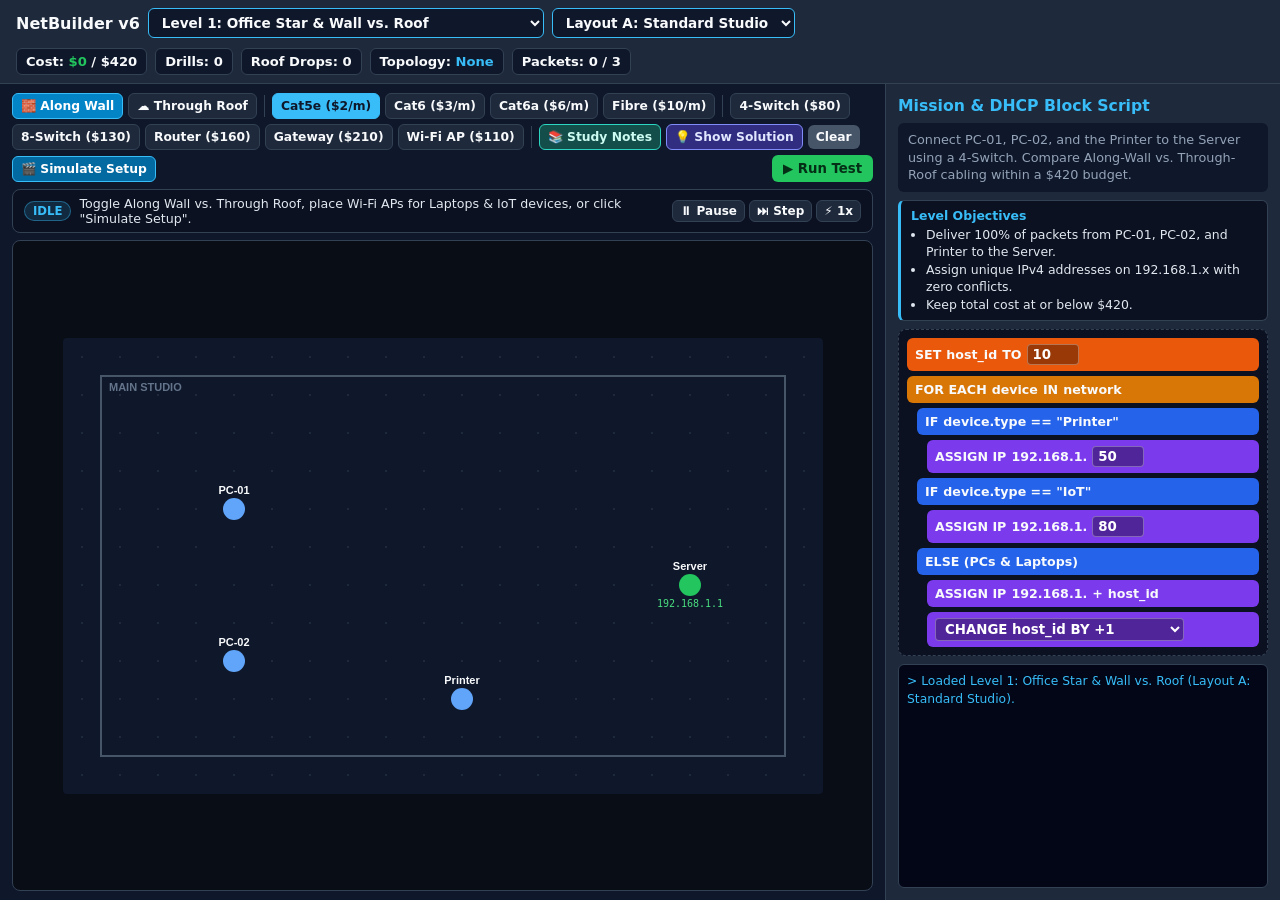
<file: versions/netbuilder_proto.html>
<!DOCTYPE html>
<html lang="en">
<head>
<meta charset="UTF-8">
<meta name="viewport" content="width=device-width, initial-scale=1.0">
<title>NetBuilder v6 — Office &amp; Campus Network Tycoon</title>
<style>
  :root {
    --bg: #0f172a;
    --panel: #1e293b;
    --border: #334155;
    --text: #f8fafc;
    --muted: #94a3b8;
    --accent: #38bdf8;
    --green: #22c55e;
    --red: #ef4444;
    --amber: #f59e0b;
    --purple: #a855f7;
    --cyan: #06b6d4;
  }
  * { box-sizing: border-box; font-family: 'Segoe UI', system-ui, sans-serif; }
  body { margin: 0; background: var(--bg); color: var(--text); display: flex; flex-direction: column; height: 100vh; overflow: hidden; }

  header {
    display: flex; justify-content: space-between; align-items: center; gap: 10px; flex-wrap: wrap;
    padding: 8px 16px; background: var(--panel); border-bottom: 1px solid var(--border);
  }
  .brand-level { display: flex; align-items: center; gap: 8px; flex-wrap: wrap; }
  select.level-select {
    background: var(--bg); color: var(--text); border: 1px solid var(--accent);
    padding: 5px 9px; border-radius: 6px; font-weight: 600; font-size: 0.85rem;
  }
  .hud-stats { display: flex; gap: 8px; font-weight: 600; font-size: 0.82rem; flex-wrap: wrap; }
  .stat-box { background: var(--bg); padding: 5px 9px; border-radius: 6px; border: 1px solid var(--border); }
  .budget-ok { color: var(--green); }
  .budget-over { color: var(--red); }

  main { display: grid; grid-template-columns: 1fr 395px; flex: 1; overflow: hidden; position: relative; }

  .map-area { display: flex; flex-direction: column; padding: 9px 12px; gap: 7px; overflow: hidden; }
  .toolbar { display: flex; gap: 5px; flex-wrap: wrap; align-items: center; }
  .tool-sep { width: 1px; height: 22px; background: var(--border); margin: 0 2px; }
  button {
    background: var(--panel); color: var(--text); border: 1px solid var(--border);
    padding: 5px 8px; border-radius: 6px; cursor: pointer; font-weight: 600; font-size: 0.77rem;
    transition: all 0.14s;
  }
  button:hover { border-color: var(--accent); }
  button.active { background: var(--accent); color: #0f172a; border-color: var(--accent); }
  button.route-btn.active { background: #0284c7; color: #ffffff; border-color: #38bdf8; }
  button.notes-btn { background: #134e4a; border-color: #2dd4bf; color: #ccfbf1; }
  button.notes-btn:hover { background: #0f766e; }
  button.sol-btn { background: #312e81; border-color: #818cf8; color: #e0e7ff; }
  button.sol-btn:hover { background: #4338ca; }
  button.sim-btn { background: #0369a1; border-color: #38bdf8; color: #ffffff; }
  button.sim-btn:hover { background: #075985; }
  button.run-btn { background: var(--green); color: #052e16; border: none; margin-left: auto; font-size: 0.83rem; padding: 6px 11px; }
  button.run-btn:hover { filter: brightness(1.08); }
  button.reset-btn { background: #475569; border: none; }

  .review-bar {
    display: flex; align-items: center; gap: 8px; flex-wrap: wrap;
    background: #0b1120; border: 1px solid var(--border); border-radius: 8px;
    padding: 6px 11px; font-size: 0.79rem;
  }
  .phase-pill {
    background: rgba(56, 189, 248, 0.15); border: 1px solid rgba(56, 189, 248, 0.4);
    color: var(--accent); padding: 2px 8px; border-radius: 999px; font-weight: 700; font-size: 0.73rem;
  }
  .review-caption { color: #e2e8f0; flex: 1; min-width: 170px; }
  .review-controls { display: flex; gap: 4px; align-items: center; }
  .review-controls button { padding: 3px 7px; font-size: 0.75rem; }

  .canvas-wrap {
    flex: 1; background: #090d16; border: 1px solid var(--border); border-radius: 8px;
    display: flex; justify-content: center; align-items: center; position: relative;
  }
  canvas { background: #0f172a; border-radius: 4px; cursor: crosshair; }

  .code-panel {
    background: var(--panel); border-left: 1px solid var(--border);
    padding: 12px; display: flex; flex-direction: column; gap: 8px; overflow-y: auto;
  }
  .code-panel h2 { margin: 0; font-size: 0.98rem; color: var(--accent); }
  .briefing { font-size: 0.8rem; color: var(--muted); line-height: 1.38; background: var(--bg); padding: 8px 10px; border-radius: 6px; }
  .objectives-box {
    background: #0b1120; border: 1px solid var(--border); border-left: 3px solid var(--accent);
    border-radius: 6px; padding: 7px 10px; font-size: 0.78rem;
  }
  .objectives-box strong { color: var(--accent); display: block; margin-bottom: 3px; }
  .objectives-box ul { margin: 0; padding-left: 15px; color: #e2e8f0; line-height: 1.4; }

  .block-workspace {
    background: #0b1120; border: 1px dashed var(--border); border-radius: 8px;
    padding: 8px; display: flex; flex-direction: column; gap: 5px;
  }
  .block {
    padding: 6px 8px; border-radius: 6px; font-size: 0.79rem; font-weight: 600;
    display: flex; align-items: center; gap: 5px; flex-wrap: wrap; transition: outline 0.15s;
  }
  .block.active-block { outline: 2px solid #facc15; box-shadow: 0 0 12px rgba(250, 204, 21, 0.35); }
  .b-var { background: #ea580c; }
  .b-loop { background: #d97706; }
  .b-if { background: #2563eb; margin-left: 10px; }
  .b-action { background: #7c3aed; margin-left: 20px; }
  .block input, .block select {
    background: rgba(0,0,0,0.35); border: 1px solid rgba(255,255,255,0.3);
    color: white; border-radius: 4px; padding: 2px 5px; font-weight: bold; width: 52px;
  }
  .block select { width: auto; }

  .console-log {
    flex: 1; min-height: 90px; background: #020617; border: 1px solid var(--border); border-radius: 6px;
    padding: 8px; font-family: monospace; font-size: 0.77rem; overflow-y: auto; line-height: 1.4; color: #cbd5e1;
  }
  .log-err { color: var(--red); }
  .log-ok { color: var(--green); }
  .log-info { color: var(--accent); }

  .modal-backdrop {
    display: none; position: fixed; inset: 0; background: rgba(2, 6, 23, 0.78);
    justify-content: center; align-items: center; z-index: 60; padding: 20px;
  }
  .modal-backdrop.open { display: flex; }
  .modal-card {
    background: var(--panel); border: 1px solid var(--border); border-radius: 10px;
    max-width: 700px; width: 100%; max-height: 86vh; display: flex; flex-direction: column;
    box-shadow: 0 24px 48px rgba(0,0,0,0.55); overflow: hidden;
  }
  .modal-header {
    display: flex; justify-content: space-between; align-items: center;
    padding: 12px 18px; background: #0b1120; border-bottom: 1px solid var(--border);
  }
  .modal-header h3 { margin: 0; font-size: 0.98rem; color: var(--accent); }
  .modal-body { padding: 14px 18px; overflow-y: auto; display: flex; flex-direction: column; gap: 11px; }
  .modal-footer {
    padding: 11px 18px; background: #0b1120; border-top: 1px solid var(--border);
    display: flex; justify-content: flex-end; gap: 8px;
  }

  .step-item {
    background: var(--bg); border: 1px solid var(--border); border-radius: 8px;
    padding: 10px 12px; display: flex; gap: 10px; align-items: flex-start;
  }
  .step-num {
    background: var(--accent); color: #0f172a; font-weight: 800; font-size: 0.8rem;
    width: 22px; height: 22px; border-radius: 50%; display: flex; align-items: center;
    justify-content: center; flex-shrink: 0; margin-top: 1px;
  }
  .step-content strong { display: block; font-size: 0.87rem; margin-bottom: 3px; color: #f8fafc; }
  .step-content p { margin: 0; font-size: 0.81rem; color: var(--muted); line-height: 1.45; }

  .tabs { display: flex; gap: 6px; flex-wrap: wrap; margin-bottom: 4px; }
  .tab-btn.active { background: var(--accent); color: #0f172a; border-color: var(--accent); }
  .note-card {
    background: var(--bg); border: 1px solid var(--border); border-radius: 8px; padding: 11px 13px;
  }
  .note-card h4 { margin: 0 0 5px 0; font-size: 0.89rem; color: #f8fafc; display: flex; justify-content: space-between; align-items: center; gap: 8px; }
  .note-tag { font-size: 0.71rem; background: rgba(56, 189, 248, 0.15); color: var(--accent); padding: 2px 7px; border-radius: 999px; white-space: nowrap; }
  .note-card p { margin: 0 0 6px 0; font-size: 0.81rem; color: #cbd5e1; line-height: 1.45; }
  .note-meta { display: flex; justify-content: space-between; align-items: center; flex-wrap: wrap; gap: 8px; font-size: 0.76rem; }
  .note-spec { color: var(--amber); font-family: monospace; }
  .wiki-link { color: #38bdf8; text-decoration: none; font-weight: 600; }
  .wiki-link:hover { text-decoration: underline; }
</style>
</head>
<body>

<header>
  <div class="brand-level">
    <strong>NetBuilder v6</strong>
    <select id="levelSelector" class="level-select" onchange="loadLevel(this.value)"></select>
    <select id="layoutSelector" class="level-select" onchange="switchLayout(this.value)" title="Floorplan Layout"></select>
  </div>
  <div class="hud-stats">
    <div class="stat-box">Cost: <span id="costDisplay" class="budget-ok">$0</span> / <span id="budgetCap">$0</span></div>
    <div class="stat-box">Drills: <span id="drillDisplay">0</span></div>
    <div class="stat-box">Roof Drops: <span id="roofDisplay">0</span></div>
    <div class="stat-box">Topology: <span id="topoDisplay" style="color:var(--accent)">None</span></div>
    <div class="stat-box">Packets: <span id="pktDisplay">0 / 0</span></div>
  </div>
</header>

<main>
  <section class="map-area">
    <div class="toolbar">
      <!-- Cabling Convention Toggle -->
      <button id="modeWallBtn" class="route-btn active" onclick="setRouteConvention('wall')">🧱 Along Wall</button>
      <button id="modeRoofBtn" class="route-btn" onclick="setRouteConvention('roof')">☁ Through Roof</button>

      <div class="tool-sep"></div>

      <!-- Cable Types -->
      <button class="tool-btn active" data-tool="cat5e">Cat5e ($2/m)</button>
      <button class="tool-btn" data-tool="cat6">Cat6 ($3/m)</button>
      <button class="tool-btn" data-tool="cat6a">Cat6a ($6/m)</button>
      <button class="tool-btn" data-tool="fibre">Fibre ($10/m)</button>

      <div class="tool-sep"></div>

      <!-- Network Devices -->
      <button class="tool-btn" data-tool="switch4">4-Switch ($80)</button>
      <button class="tool-btn" data-tool="switch8">8-Switch ($130)</button>
      <button class="tool-btn" data-tool="router">Router ($160)</button>
      <button class="tool-btn" data-tool="gateway">Gateway ($210)</button>
      <button class="tool-btn" data-tool="ap">Wi-Fi AP ($110)</button>

      <div class="tool-sep"></div>

      <button class="notes-btn" onclick="openStudyNotesModal('topologies')">📚 Study Notes</button>
      <button class="sol-btn" onclick="openSolutionModal()">💡 Show Solution</button>
      <button class="reset-btn" onclick="resetCurrentLevel()">Clear</button>
      <button class="sim-btn" onclick="startBuildSimulation()">🎬 Simulate Setup</button>
      <button class="run-btn" onclick="runSimulation()">▶ Run Test</button>
    </div>

    <div class="review-bar">
      <span id="phaseBadge" class="phase-pill">IDLE</span>
      <span id="reviewCaption" class="review-caption">Toggle Along Wall vs. Through Roof, place Wi-Fi APs for Laptops &amp; IoT devices, or click "Simulate Setup".</span>
      <div class="review-controls">
        <button id="pauseBtn" onclick="togglePause()">⏸ Pause</button>
        <button onclick="stepBuildForward()">⏭ Step</button>
        <button onclick="cycleSpeed()">⚡ <span id="speedLabel">1x</span></button>
      </div>
    </div>

    <div class="canvas-wrap">
      <canvas id="mapCanvas" width="760" height="456"></canvas>
    </div>
  </section>

  <aside class="code-panel">
    <h2>Mission &amp; DHCP Block Script</h2>
    <div id="briefingBox" class="briefing"></div>
    <div class="objectives-box">
      <strong>Level Objectives</strong>
      <ul id="objectivesList"></ul>
    </div>

    <div class="block-workspace">
      <div id="blk-var" class="block b-var">
        SET <code>host_id</code> TO <input type="number" id="blkStartId" value="10" min="2" max="240">
      </div>
      <div id="blk-loop" class="block b-loop">
        FOR EACH <code>device</code> IN <code>network</code>
      </div>
      <div id="blk-if-printer" class="block b-if">
        IF <code>device.type == "Printer"</code>
      </div>
      <div id="blk-printer" class="block b-action">
        ASSIGN IP <code>192.168.1.</code><input type="number" id="blkPrinterId" value="50" min="2" max="254">
      </div>
      <div id="blk-if-iot" class="block b-if">
        IF <code>device.type == "IoT"</code>
      </div>
      <div id="blk-iot" class="block b-action">
        ASSIGN IP <code>192.168.1.</code><input type="number" id="blkIotId" value="80" min="2" max="254">
      </div>
      <div id="blk-else" class="block b-if">
        ELSE (PCs &amp; Laptops)
      </div>
      <div id="blk-pc" class="block b-action">
        ASSIGN IP <code>192.168.1.</code> + <code>host_id</code>
      </div>
      <div id="blk-inc" class="block b-action">
        <select id="blkIncrement">
          <option value="1">CHANGE host_id BY +1</option>
          <option value="0">DO NOTHING (Keep same ID)</option>
        </select>
      </div>
    </div>

    <div class="console-log" id="consoleLog"></div>
  </aside>
</main>

<!-- Solution Modal -->
<div id="solutionModal" class="modal-backdrop" role="dialog" aria-modal="true" aria-labelledby="solutionTitle">
  <div class="modal-card">
    <div class="modal-header">
      <h3 id="solutionTitle">Working Solution Steps</h3>
      <button onclick="closeSolutionModal()">✕ Close</button>
    </div>
    <div id="solutionStepsList" class="modal-body"></div>
    <div class="modal-footer">
      <button class="sol-btn" onclick="closeSolutionModal()">Got It — Let Me Build</button>
    </div>
  </div>
</div>

<!-- Study Notes Modal -->
<div id="studyNotesModal" class="modal-backdrop" role="dialog" aria-modal="true" aria-labelledby="notesTitle">
  <div class="modal-card">
    <div class="modal-header">
      <h3 id="notesTitle">Networking Study Notes &amp; Wikipedia Reference Links</h3>
      <button onclick="closeStudyNotesModal()">✕ Close</button>
    </div>
    <div class="modal-body">
      <div class="tabs">
        <button id="tabTopologies" class="tab-btn active" onclick="switchNotesTab('topologies')">🕸 Topologies &amp; Cabling</button>
        <button id="tabCables" class="tab-btn" onclick="switchNotesTab('cables')">🔌 Wired &amp; Wireless</button>
        <button id="tabDevices" class="tab-btn" onclick="switchNotesTab('devices')">🖧 Devices &amp; IP/DHCP</button>
      </div>
      <div id="notesContent" style="display:flex; flex-direction:column; gap:10px;"></div>
    </div>
    <div class="modal-footer">
      <button class="notes-btn" onclick="closeStudyNotesModal()">Back to Floorplan</button>
    </div>
  </div>
</div>

<script>
const STUDY_NOTES = {
  topologies: [
    {
      title: "Network Topologies (Star, Bus, Ring, Hybrid/Mesh)",
      tag: "Topology Design",
      body: "A Star topology connects devices to a central switch or hub; a Bus/Chain links devices in a line; a Ring forms a closed loop; and Hybrid/Mesh combines multiple patterns or redundant paths. Parallel lane offsets keep separate cables visible so you can spot each pattern.",
      spec: "Trade-off: Cost vs. Redundancy & Port Count",
      wikiTitle: "Network topology",
      wikiUrl: "https://en.wikipedia.org/wiki/Network_topology"
    },
    {
      title: "Along-Wall vs. Through-Roof Cabling Conventions",
      tag: "Physical Routing",
      body: "Routing Along Wall keeps cables organized along room perimeters and charges a wall-drill fee when crossing interior walls. Routing Through Roof runs overhead across ceiling space with a ceiling drop fee instead of wall drilling.",
      spec: "Wall Drill Fee vs. Roof Ceiling Drop Fee",
      wikiTitle: "Structured cabling",
      wikiUrl: "https://en.wikipedia.org/wiki/Structured_cabling"
    }
  ],
  cables: [
    {
      title: "Cat5e, Cat6 & Cat6a Copper Cables ($2/m, $3/m, $6/m)",
      tag: "Twisted-Pair Copper",
      body: "Twisted copper pairs cancel out electrical interference. Cat5e is budget-friendly for basic links, Cat6 improves crosstalk resistance, and Cat6a adds stronger shielding for higher-speed trunk links.",
      spec: "Cost rises with shielding & speed: $2/m → $3/m → $6/m",
      wikiTitle: "Twisted pair",
      wikiUrl: "https://en.wikipedia.org/wiki/Twisted_pair"
    },
    {
      title: "Fibre Optic Cabling ($10/m)",
      tag: "Optical Fiber",
      body: "Fibre optic cables transmit data using pulses of light inside thin glass or plastic strands. They do not suffer from electromagnetic interference and carry high-speed traffic efficiently.",
      spec: "Highest packet speed ($10/m) | Immune to EMI",
      wikiTitle: "Optical fiber",
      wikiUrl: "https://en.wikipedia.org/wiki/Optical_fiber"
    },
    {
      title: "Wireless Access Points (AP), Laptops & IoT Devices",
      tag: "Wireless LAN",
      body: "A Wireless Access Point (AP) plugs into the wired network and broadcasts a Wi-Fi coverage zone so Laptops and IoT devices (sensors, badge readers, smart cameras) can join without running cables to every device.",
      spec: "AP Coverage Radius: 4.5 grid cells | Requires wired uplink",
      wikiTitle: "Wireless access point",
      wikiUrl: "https://en.wikipedia.org/wiki/Wireless_access_point"
    }
  ],
  devices: [
    {
      title: "4-Switch ($80) & 8-Switch ($130)",
      tag: "LAN Switching",
      body: "Switches connect multiple wired devices on a local network and forward packets directly to the target port. An 8-Switch supports more devices than a 4-Switch.",
      spec: "4 Ports ($80) or 8 Ports ($130)",
      wikiTitle: "Network switch",
      wikiUrl: "https://en.wikipedia.org/wiki/Network_switch"
    },
    {
      title: "Router ($160) & Gateway ($210)",
      tag: "Routing & Gateways",
      body: "Routers forward packets between networks/subnets using IP addresses, while Gateways act as boundary nodes linking local office segments toward core or external networks.",
      spec: "Router ($160) | Gateway ($210)",
      wikiTitle: "Router (computing)",
      wikiUrl: "https://en.wikipedia.org/wiki/Router_(computing)"
    },
    {
      title: "IPv4 Addresses & DHCP Assignment Logic",
      tag: "Addressing",
      body: "Every active endpoint (PC, Printer, Laptop, IoT) needs a unique IPv4 address such as 192.168.1.10. Assigning the same IP to two devices causes an IP Conflict and blocks clean delivery.",
      spec: "Unique IPv4 required per device",
      wikiTitle: "Dynamic Host Configuration Protocol",
      wikiUrl: "https://en.wikipedia.org/wiki/Dynamic_Host_Configuration_Protocol"
    }
  ]
};

const LEVELS_DATA = [
  {
    levelId: 1,
    title: "Level 1: Office Star & Wall vs. Roof",
    briefing: "Connect PC-01, PC-02, and the Printer to the Server using a 4-Switch. Compare Along-Wall vs. Through-Roof cabling within a $420 budget.",
    objectives: [
      "Deliver 100% of packets from PC-01, PC-02, and Printer to the Server.",
      "Assign unique IPv4 addresses on 192.168.1.x with zero conflicts.",
      "Keep total cost at or below $420."
    ],
    grid: { cols: 20, rows: 12, metersPerCell: 2 },
    economics: {
      budget: 420,
      wallDrillCost: 50,
      roofDropCost: 25,
      deviceCosts: { switch4: 80, switch8: 130, router: 160, gateway: 210, ap: 110 },
      cables: {
        cat5e: { costPerMeter: 2, speed: 0.011, color: "#94a3b8" },
        cat6:  { costPerMeter: 3, speed: 0.015, color: "#38bdf8" },
        cat6a: { costPerMeter: 6, speed: 0.024, color: "#2dd4bf" },
        fibre: { costPerMeter: 10, speed: 0.036, color: "#f59e0b" }
      }
    },
    layouts: [
      {
        id: "layout_a",
        name: "Layout A: Standard Studio",
        rooms: [{ name: "Main Studio", x: 1, y: 1, w: 18, h: 10 }],
        walls: [],
        initialNodes: [
          { id: "srv_1", type: "server",  label: "Server",  x: 16, y: 6, ip: "192.168.1.1", ports: 4 },
          { id: "pc_1",  type: "pc",      label: "PC-01",   x: 4,  y: 4, ip: null, ports: 2 },
          { id: "pc_2",  type: "pc",      label: "PC-02",   x: 4,  y: 8, ip: null, ports: 2 },
          { id: "prn_1", type: "printer", label: "Printer", x: 10, y: 9, ip: null, ports: 2 }
        ]
      },
      {
        id: "layout_b",
        name: "Layout B: Divided Wing",
        rooms: [
          { name: "Workroom",    x: 1,  y: 1, w: 10, h: 10 },
          { name: "Server Room", x: 11, y: 1, w: 8,  h: 10 }
        ],
        walls: [{ x1: 11, y1: 1, x2: 11, y2: 11 }],
        initialNodes: [
          { id: "srv_1", type: "server",  label: "Server",  x: 16, y: 6, ip: "192.168.1.1", ports: 4 },
          { id: "pc_1",  type: "pc",      label: "PC-01",   x: 4,  y: 3, ip: null, ports: 2 },
          { id: "pc_2",  type: "pc",      label: "PC-02",   x: 4,  y: 8, ip: null, ports: 2 },
          { id: "prn_1", type: "printer", label: "Printer", x: 8,  y: 8, ip: null, ports: 2 }
        ]
      }
    ],
    starterBlocks: { startId: 10, printerId: 50, iotId: 80, inc: 1 },
    demoPlan: {
      routeMode: "wall",
      devices: [{ id: "dev_l1_sw4", type: "switch4", label: "4-Switch", x: 11, y: 6, ports: 4 }],
      links: [
        { from: "pc_1",       to: "dev_l1_sw4", type: "cat5e" },
        { from: "pc_2",       to: "dev_l1_sw4", type: "cat5e" },
        { from: "prn_1",      to: "dev_l1_sw4", type: "cat5e" },
        { from: "dev_l1_sw4", to: "srv_1",      type: "cat6" }
      ]
    },
    solutionSteps: [
      { title: "Place a 4-Switch ($80) at (11, 6)", detail: "Select '4-Switch ($80)' and click tile (11, 6)." },
      { title: "Wire PC-01, PC-02, and Printer to the 4-Switch", detail: "Use Cat5e ($2/m) to link each device to (11, 6)." },
      { title: "Link 4-Switch to Server and run test", detail: "Connect (11, 6) to Server at (16, 6) using Cat6 ($3/m) and click '▶ Run Test'." }
    ]
  },
  {
    levelId: 2,
    title: "Level 2: Wireless AP, Laptop & IoT Zone",
    briefing: "Deploy a Wi-Fi AP so the wireless Laptop and IoT Sensor can reach the Server alongside PC-01 and the Printer within $700.",
    objectives: [
      "Place a Wi-Fi AP ($110) within range of both Laptop and IoT Sensor.",
      "Ensure Laptop and IoT Sensor receive unique IPv4 addresses without conflicts.",
      "Deliver all 4 endpoint packets within the $700 budget."
    ],
    grid: { cols: 20, rows: 12, metersPerCell: 2 },
    economics: {
      budget: 700,
      wallDrillCost: 50,
      roofDropCost: 25,
      deviceCosts: { switch4: 80, switch8: 130, router: 160, gateway: 210, ap: 110 },
      cables: {
        cat5e: { costPerMeter: 2, speed: 0.011, color: "#94a3b8" },
        cat6:  { costPerMeter: 3, speed: 0.015, color: "#38bdf8" },
        cat6a: { costPerMeter: 6, speed: 0.024, color: "#2dd4bf" },
        fibre: { costPerMeter: 10, speed: 0.036, color: "#f59e0b" }
      }
    },
    layouts: [
      {
        id: "layout_a",
        name: "Layout A: Smart Lounge",
        rooms: [
          { name: "Smart Lounge", x: 1,  y: 1, w: 12, h: 10 },
          { name: "Server Bay",   x: 13, y: 1, w: 6,  h: 10 }
        ],
        walls: [{ x1: 13, y1: 1, x2: 13, y2: 11 }],
        initialNodes: [
          { id: "srv_1", type: "server",  label: "Server",  x: 16, y: 6, ip: "192.168.1.1", ports: 4 },
          { id: "pc_1",  type: "pc",      label: "PC-01",   x: 3,  y: 3, ip: null, ports: 2 },
          { id: "prn_1", type: "printer", label: "Printer", x: 3,  y: 9, ip: null, ports: 2 },
          { id: "lap_1", type: "laptop",  label: "Laptop",  x: 8,  y: 3, ip: null, wireless: true },
          { id: "iot_1", type: "iot",     label: "IoT-Cam", x: 9,  y: 8, ip: null, wireless: true }
        ]
      },
      {
        id: "layout_b",
        name: "Layout B: Split Office",
        rooms: [
          { name: "Desk Area",    x: 1,  y: 1, w: 7,  h: 10 },
          { name: "Wi-Fi Zone",   x: 8,  y: 1, w: 5,  h: 10 },
          { name: "Server Bay",   x: 13, y: 1, w: 6,  h: 10 }
        ],
        walls: [
          { x1: 8,  y1: 1, x2: 8,  y2: 11 },
          { x1: 13, y1: 1, x2: 13, y2: 11 }
        ],
        initialNodes: [
          { id: "srv_1", type: "server",  label: "Server",  x: 16, y: 6, ip: "192.168.1.1", ports: 4 },
          { id: "pc_1",  type: "pc",      label: "PC-01",   x: 3,  y: 3, ip: null, ports: 2 },
          { id: "prn_1", type: "printer", label: "Printer", x: 3,  y: 9, ip: null, ports: 2 },
          { id: "lap_1", type: "laptop",  label: "Laptop",  x: 9,  y: 4, ip: null, wireless: true },
          { id: "iot_1", type: "iot",     label: "IoT-Cam", x: 10, y: 8, ip: null, wireless: true }
        ]
      }
    ],
    starterBlocks: { startId: 10, printerId: 50, iotId: 80, inc: 1 },
    demoPlan: {
      routeMode: "roof",
      devices: [
        { id: "dev_l2_sw4", type: "switch4", label: "4-Switch", x: 11, y: 6, ports: 4 },
        { id: "dev_l2_ap",  type: "ap",      label: "Wi-Fi AP", x: 9,  y: 6, ports: 2 }
      ],
      links: [
        { from: "pc_1",       to: "dev_l2_sw4", type: "cat6" },
        { from: "prn_1",      to: "dev_l2_sw4", type: "cat5e" },
        { from: "dev_l2_ap",  to: "dev_l2_sw4", type: "cat6" },
        { from: "dev_l2_sw4", to: "srv_1",      type: "fibre" }
      ]
    },
    solutionSteps: [
      { title: "Place a Wi-Fi AP ($110) at (9, 6) and a 4-Switch ($80) at (11, 6)", detail: "At (9, 6), the AP covers both Laptop and IoT-Cam within its 4.5-cell radius." },
      { title: "Connect PC-01, Printer, and Wi-Fi AP to the 4-Switch", detail: "Link PC-01, Printer, and Wi-Fi AP to the 4-Switch at (11, 6)." },
      { title: "Connect 4-Switch to Server via Fibre ($10/m)", detail: "Link (11, 6) to Server at (16, 6) using Fibre and run the test." }
    ]
  },
  {
    levelId: 3,
    title: "Level 3: Router, Gateway & High-Density Wing",
    briefing: "Bridge devices through a Router and Gateway using Cat6a/Fibre and an 8-Switch for high-capacity traffic within $1,350.",
    objectives: [
      "Include an 8-Switch ($130), a Router ($160), and a Gateway ($210).",
      "Use Cat6a ($6/m) or Fibre ($10/m) along the uplink path to the Server.",
      "Deliver all 5 endpoint packets within the $1,350 budget."
    ],
    grid: { cols: 20, rows: 12, metersPerCell: 2 },
    economics: {
      budget: 1350,
      wallDrillCost: 50,
      roofDropCost: 25,
      deviceCosts: { switch4: 80, switch8: 130, router: 160, gateway: 210, ap: 110 },
      cables: {
        cat5e: { costPerMeter: 2, speed: 0.011, color: "#94a3b8" },
        cat6:  { costPerMeter: 3, speed: 0.015, color: "#38bdf8" },
        cat6a: { costPerMeter: 6, speed: 0.024, color: "#2dd4bf" },
        fibre: { costPerMeter: 10, speed: 0.036, color: "#f59e0b" }
      }
    },
    layouts: [
      {
        id: "layout_a",
        name: "Layout A: Enterprise Wing",
        rooms: [
          { name: "Office Wing", x: 1,  y: 1, w: 9, h: 10 },
          { name: "Core Hall",   x: 10, y: 1, w: 9, h: 10 }
        ],
        walls: [{ x1: 10, y1: 1, x2: 10, y2: 11 }],
        initialNodes: [
          { id: "srv_1", type: "server",  label: "Server",  x: 16, y: 6, ip: "192.168.1.1", ports: 4 },
          { id: "pc_1",  type: "pc",      label: "PC-01",   x: 3,  y: 3, ip: null, ports: 2 },
          { id: "pc_2",  type: "pc",      label: "PC-02",   x: 7,  y: 3, ip: null, ports: 2 },
          { id: "prn_1", type: "printer", label: "Printer", x: 3,  y: 9, ip: null, ports: 2 },
          { id: "lap_1", type: "laptop",  label: "Laptop",  x: 7,  y: 7, ip: null, wireless: true },
          { id: "iot_1", type: "iot",     label: "IoT-Hub", x: 7,  y: 9, ip: null, wireless: true }
        ]
      }
    ],
    starterBlocks: { startId: 10, printerId: 50, iotId: 80, inc: 1 },
    demoPlan: {
      routeMode: "roof",
      devices: [
        { id: "dev_l3_sw8", type: "switch8", label: "8-Switch", x: 8,  y: 6, ports: 8 },
        { id: "dev_l3_ap",  type: "ap",      label: "Wi-Fi AP", x: 6,  y: 8, ports: 2 },
        { id: "dev_l3_rtr", type: "router",  label: "Router",   x: 11, y: 6, ports: 4 },
        { id: "dev_l3_gw",  type: "gateway", label: "Gateway",  x: 13, y: 6, ports: 4 }
      ],
      links: [
        { from: "pc_1",       to: "dev_l3_sw8", type: "cat6" },
        { from: "pc_2",       to: "dev_l3_sw8", type: "cat6" },
        { from: "prn_1",      to: "dev_l3_sw8", type: "cat5e" },
        { from: "dev_l3_ap",  to: "dev_l3_sw8", type: "cat6" },
        { from: "dev_l3_sw8", to: "dev_l3_rtr", type: "cat6a" },
        { from: "dev_l3_rtr", to: "dev_l3_gw",  type: "cat6a" },
        { from: "dev_l3_gw",  to: "srv_1",      type: "fibre" }
      ]
    },
    solutionSteps: [
      { title: "Place 8-Switch at (8, 6), Wi-Fi AP at (6, 8), Router at (11, 6), and Gateway at (13, 6)", detail: "The Wi-Fi AP at (6, 8) covers both Laptop and IoT-Hub." },
      { title: "Connect PC-01, PC-02, Printer, and Wi-Fi AP to the 8-Switch", detail: "Use Cat6/Cat5e to connect local devices to the 8-Switch at (8, 6)." },
      { title: "Connect 8-Switch → Router → Gateway → Server with Cat6a & Fibre", detail: "Use Cat6a ($6/m) between 8-Switch, Router, and Gateway, then Fibre ($10/m) to Server (16, 6)." }
    ]
  }
];

const CELL = 38;
const WIFI_RADIUS_CELLS = 4.5;
const SPEEDS = [1, 2, 0.5];
let speedIdx = 0;
let isPaused = false;

let currentLevel = LEVELS_DATA[0];
let currentLayout = currentLevel.layouts[0];
let routeConvention = 'wall'; // 'wall' | 'roof'
let nodes = [];
let cables = [];
let packets = [];
let activeTool = 'cat5e';
let selectedNode = null;
let animFrame = null;

let simTimeline = [];
let simStepIdx = 0;
let simStepElapsed = 0;
let simMode = 'none';
let highlightNodeId = null;
let pulseRing = null;
let lastTs = 0;

const canvas = document.getElementById('mapCanvas');
const ctx = canvas.getContext('2d');

const levelSelector = document.getElementById('levelSelector');
LEVELS_DATA.forEach(lvl => {
  const opt = document.createElement('option');
  opt.value = lvl.levelId;
  opt.textContent = lvl.title;
  levelSelector.appendChild(opt);
});

function populateLayoutSelector() {
  const lSel = document.getElementById('layoutSelector');
  lSel.innerHTML = '';
  currentLevel.layouts.forEach(lay => {
    const opt = document.createElement('option');
    opt.value = lay.id;
    opt.textContent = lay.name;
    lSel.appendChild(opt);
  });
  lSel.value = currentLayout.id;
}

function setRouteConvention(mode) {
  routeConvention = mode;
  document.getElementById('modeWallBtn').classList.toggle('active', mode === 'wall');
  document.getElementById('modeRoofBtn').classList.toggle('active', mode === 'roof');
  logMsg(`Cabling convention set to ${mode === 'wall' ? 'Along Wall (wall drill fees)' : 'Through Roof (ceiling drop fees)'}.`, 'log-info');
}

function loadLevel(levelId) {
  currentLevel = LEVELS_DATA.find(l => l.levelId === Number(levelId)) || LEVELS_DATA[0];
  currentLayout = currentLevel.layouts[0];
  levelSelector.value = currentLevel.levelId;
  populateLayoutSelector();
  applyLevelMetadata();
  resetCurrentLevel();
}

function switchLayout(layoutId) {
  currentLayout = currentLevel.layouts.find(l => l.id === layoutId) || currentLevel.layouts[0];
  resetCurrentLevel();
}

function applyLevelMetadata() {
  document.getElementById('briefingBox').textContent = currentLevel.briefing;
  document.getElementById('budgetCap').textContent = `$${currentLevel.economics.budget}`;
  document.getElementById('blkStartId').value = currentLevel.starterBlocks.startId;
  document.getElementById('blkPrinterId').value = currentLevel.starterBlocks.printerId;
  document.getElementById('blkIotId').value = currentLevel.starterBlocks.iotId;
  document.getElementById('blkIncrement').value = String(currentLevel.starterBlocks.inc);

  const objList = document.getElementById('objectivesList');
  objList.innerHTML = '';
  currentLevel.objectives.forEach(obj => {
    const li = document.createElement('li');
    li.textContent = obj;
    objList.appendChild(li);
  });
}

function openSolutionModal() {
  document.getElementById('solutionTitle').textContent = `${currentLevel.title} — Working Solution Steps`;
  const list = document.getElementById('solutionStepsList');
  list.innerHTML = '';
  currentLevel.solutionSteps.forEach((step, idx) => {
    const row = document.createElement('div');
    row.className = 'step-item';
    row.innerHTML = `
      <div class="step-num">${idx + 1}</div>
      <div class="step-content">
        <strong>${step.title}</strong>
        <p>${step.detail}</p>
      </div>
    `;
    list.appendChild(row);
  });
  document.getElementById('solutionModal').classList.add('open');
}

function closeSolutionModal() {
  document.getElementById('solutionModal').classList.remove('open');
}

function openStudyNotesModal(tab = 'topologies') {
  switchNotesTab(tab);
  document.getElementById('studyNotesModal').classList.add('open');
}

function closeStudyNotesModal() {
  document.getElementById('studyNotesModal').classList.remove('open');
}

function switchNotesTab(tab) {
  document.getElementById('tabTopologies').classList.toggle('active', tab === 'topologies');
  document.getElementById('tabCables').classList.toggle('active', tab === 'cables');
  document.getElementById('tabDevices').classList.toggle('active', tab === 'devices');
  const container = document.getElementById('notesContent');
  container.innerHTML = '';
  STUDY_NOTES[tab].forEach(item => {
    const card = document.createElement('div');
    card.className = 'note-card';
    card.innerHTML = `
      <h4>${item.title} <span class="note-tag">${item.tag}</span></h4>
      <p>${item.body}</p>
      <div class="note-meta">
        <span class="note-spec">${item.spec}</span>
        <a class="wiki-link" href="${item.wikiUrl}" target="_blank" rel="noopener noreferrer">Wikipedia: ${item.wikiTitle} ↗</a>
      </div>
    `;
    container.appendChild(card);
  });
}

function resetCurrentLevel() {
  cancelAnimationFrame(animFrame);
  simMode = 'none';
  simTimeline = [];
  simStepIdx = 0;
  simStepElapsed = 0;
  isPaused = false;
  highlightNodeId = null;
  pulseRing = null;
  clearBlockHighlights();
  document.getElementById('pauseBtn').textContent = '⏸ Pause';

  nodes = JSON.parse(JSON.stringify(currentLayout.initialNodes));
  cables = [];
  packets = [];
  selectedNode = null;
  const endpointsCount = getActiveEndpoints().length;
  document.getElementById('pktDisplay').textContent = `0 / ${endpointsCount}`;
  document.getElementById('topoDisplay').textContent = 'None';
  document.getElementById('consoleLog').innerHTML = `<div class="log-info">&gt; Loaded ${currentLevel.title} (${currentLayout.name}).</div>`;
  setPhaseBanner('IDLE', 'Toggle Along Wall vs. Through Roof, place Wi-Fi APs for Laptops & IoT devices, or click "Simulate Setup".');
  updateEconomics();
  draw();
}

function getActiveEndpoints() {
  return nodes.filter(n => ['pc', 'printer', 'laptop', 'iot'].includes(n.type));
}

function togglePause() {
  if (simMode === 'none') return;
  isPaused = !isPaused;
  document.getElementById('pauseBtn').textContent = isPaused ? '▶ Resume' : '⏸ Pause';
  if (!isPaused) {
    lastTs = performance.now();
    tickLoop(lastTs);
  }
}

function cycleSpeed() {
  speedIdx = (speedIdx + 1) % SPEEDS.length;
  document.getElementById('speedLabel').textContent = `${SPEEDS[speedIdx]}x`;
}

function stepBuildForward() {
  if (simMode !== 'build' || simStepIdx >= simTimeline.length) return;
  isPaused = true;
  document.getElementById('pauseBtn').textContent = '▶ Resume';
  applyTimelineStep(simTimeline[simStepIdx], 1);
  simStepIdx++;
  simStepElapsed = 0;
  if (simStepIdx >= simTimeline.length) {
    finishBuildAndLaunchPackets();
  }
  draw();
}

document.querySelectorAll('.tool-btn').forEach(btn => {
  btn.addEventListener('click', () => {
    document.querySelectorAll('.tool-btn').forEach(b => b.classList.remove('active'));
    btn.classList.add('active');
    activeTool = btn.dataset.tool;
    selectedNode = null;
    draw();
  });
});

function logMsg(text, cls = '') {
  const log = document.getElementById('consoleLog');
  log.innerHTML += `<div class="${cls}">&gt; ${text}</div>`;
  log.scrollTop = log.scrollHeight;
}

function setPhaseBanner(badge, caption) {
  document.getElementById('phaseBadge').textContent = badge;
  document.getElementById('reviewCaption').textContent = caption;
}

function clearBlockHighlights() {
  document.querySelectorAll('.block').forEach(b => b.classList.remove('active-block'));
}

function highlightBlock(id) {
  clearBlockHighlights();
  if (id) {
    const el = document.getElementById(id);
    if (el) el.classList.add('active-block');
  }
}

function isDeviceTool(tool) {
  return ['switch4', 'switch8', 'router', 'gateway', 'ap'].includes(tool);
}

function getDeviceMeta(type) {
  const map = {
    switch4: { label: '4-Switch', ports: 4, color: '#a855f7' },
    switch8: { label: '8-Switch', ports: 8, color: '#c084fc' },
    router:  { label: 'Router',   ports: 4, color: '#f97316' },
    gateway: { label: 'Gateway',  ports: 4, color: '#ec4899' },
    ap:      { label: 'Wi-Fi AP', ports: 2, color: '#06b6d4' }
  };
  return map[type] || { label: 'Device', ports: 4, color: '#a855f7' };
}

function getRoomAt(gx, gy) {
  return currentLayout.rooms.find(r =>
    gx >= r.x && gx < r.x + r.w && gy >= r.y && gy < r.y + r.h
  ) || null;
}

function buildPath(a, b, mode) {
  if (mode === 'roof') {
    // Direct overhead ceiling run with an elbow
    const pts = [{ x: a.x, y: a.y }, { x: b.x, y: a.y }, { x: b.x, y: b.y }];
    const clean = [];
    for (const p of pts) {
      const prev = clean[clean.length - 1];
      if (!prev || prev.x !== p.x || prev.y !== p.y) clean.push(p);
    }
    return clean;
  }

  // Along-wall perimeter routing
  const roomA = getRoomAt(a.x, a.y);
  const roomB = getRoomAt(b.x, b.y);
  const pts = [{ x: a.x, y: a.y }];

  if (roomA) {
    const edgeY = Math.abs(a.y - roomA.y) <= Math.abs((roomA.y + roomA.h - 1) - a.y)
      ? roomA.y
      : roomA.y + roomA.h - 1;
    pts.push({ x: a.x, y: edgeY });
    pts.push({ x: b.x, y: edgeY });
  } else {
    pts.push({ x: b.x, y: a.y });
  }

  if (roomB) {
    const last = pts[pts.length - 1];
    const edgeX = Math.abs(b.x - roomB.x) <= Math.abs((roomB.x + roomB.w - 1) - b.x)
      ? roomB.x
      : roomB.x + roomB.w - 1;
    pts.push({ x: edgeX, y: last.y });
    pts.push({ x: edgeX, y: b.y });
  }

  pts.push({ x: b.x, y: b.y });

  const clean = [];
  for (const p of pts) {
    const prev = clean[clean.length - 1];
    if (!prev || prev.x !== p.x || prev.y !== p.y) clean.push(p);
  }
  return clean;
}

function measurePath(pathPts, mode) {
  let cells = 0;
  let drills = 0;
  for (let i = 0; i < pathPts.length - 1; i++) {
    const p1 = pathPts[i];
    const p2 = pathPts[i + 1];
    cells += Math.abs(p2.x - p1.x) + Math.abs(p2.y - p1.y);

    if (mode === 'wall') {
      for (const w of currentLayout.walls) {
        if (w.x1 === w.x2 && p1.y === p2.y) {
          const minX = Math.min(p1.x, p2.x), maxX = Math.max(p1.x, p2.x);
          if (minX < w.x1 && maxX >= w.x1 && p1.y >= w.y1 && p1.y < w.y2) drills++;
        } else if (w.y1 === w.y2 && p1.x === p2.x) {
          const minY = Math.min(p1.y, p2.y), maxY = Math.max(p1.y, p2.y);
          if (minY < w.y1 && maxY >= w.y1 && p1.x >= w.x1 && p1.x < w.x2) drills++;
        }
      }
    }
  }
  const roofDrops = mode === 'roof' ? 2 : 0;
  return { meters: cells * currentLevel.grid.metersPerCell, drills, roofDrops };
}

function computeCableOffsets() {
  const edgeUsage = new Map();
  const cableLanes = cables.map(() => []);

  cables.forEach((c, cIdx) => {
    for (let i = 0; i < c.path.length - 1; i++) {
      const p1 = c.path[i], p2 = c.path[i + 1];
      const k1 = `${p1.x},${p1.y}->${p2.x},${p2.y}`;
      const k2 = `${p2.x},${p2.y}->${p1.x},${p1.y}`;
      const key = `${c.mode}:${k1 < k2 ? k1 : k2}`;
      const count = edgeUsage.get(key) || 0;
      edgeUsage.set(key, count + 1);
      cableLanes[cIdx].push({ segIdx: i, lane: count });
    }
  });

  cables.forEach((c, cIdx) => {
    c.segOffsets = cableLanes[cIdx].map(({ segIdx, lane }) => {
      const p1 = c.path[segIdx], p2 = c.path[segIdx + 1];
      const k1 = `${p1.x},${p1.y}->${p2.x},${p2.y}`;
      const k2 = `${p2.x},${p2.y}->${p1.x},${p1.y}`;
      const key = `${c.mode}:${k1 < k2 ? k1 : k2}`;
      const total = edgeUsage.get(key) || 1;
      const centered = lane - (total - 1) / 2;
      return centered * 6;
    });
  });
}

function detectTopology() {
  if (cables.length === 0) return 'None';
  const degree = new Map();
  cables.forEach(c => {
    degree.set(c.from, (degree.get(c.from) || 0) + 1);
    degree.set(c.to, (degree.get(c.to) || 0) + 1);
  });
  const degs = [...degree.values()];
  const maxDeg = Math.max(...degs);
  const hasHub = nodes.some(n => isDeviceTool(n.type) || n.type === 'server');
  const allClosedLoop = degs.length >= 3 && degs.every(d => d === 2);

  if (allClosedLoop) return 'Ring';
  if (hasHub && maxDeg >= 3) return cables.length > nodes.length - 1 ? 'Hybrid / Star+' : 'Star';
  if (maxDeg <= 2 && cables.length >= 2) return 'Bus / Chain';
  return 'Hybrid / Mesh';
}

function updateEconomics() {
  let totalCost = 0;
  let totalDrills = 0;
  let totalRoofDrops = 0;

  nodes.forEach(n => {
    if (isDeviceTool(n.type)) {
      totalCost += currentLevel.economics.deviceCosts[n.type] || 80;
    }
  });
  cables.forEach(c => {
    totalCost += c.meters * currentLevel.economics.cables[c.type].costPerMeter;
    totalCost += (c.drills || 0) * currentLevel.economics.wallDrillCost;
    totalCost += (c.roofDrops || 0) * currentLevel.economics.roofDropCost;
    totalDrills += c.drills || 0;
    totalRoofDrops += c.roofDrops || 0;
  });

  const costEl = document.getElementById('costDisplay');
  costEl.textContent = `$${totalCost}`;
  costEl.className = totalCost <= currentLevel.economics.budget ? 'budget-ok' : 'budget-over';
  document.getElementById('drillDisplay').textContent = totalDrills;
  document.getElementById('roofDisplay').textContent = totalRoofDrops;
  document.getElementById('topoDisplay').textContent = detectTopology();
  return totalCost;
}

canvas.addEventListener('click', (e) => {
  if (simMode !== 'none') return;
  const rect = canvas.getBoundingClientRect();
  const gx = Math.floor((e.clientX - rect.left) / CELL);
  const gy = Math.floor((e.clientY - rect.top) / CELL);
  const clickedNode = nodes.find(n => n.x === gx && n.y === gy);

  if (isDeviceTool(activeTool)) {
    if (!clickedNode && gx >= 1 && gx < 19 && gy >= 1 && gy < 11) {
      const meta = getDeviceMeta(activeTool);
      const devCost = currentLevel.economics.deviceCosts[activeTool];
      nodes.push({
        id: 'dev_' + Date.now() + '_' + Math.random().toString(36).slice(2, 5),
        type: activeTool, label: meta.label,
        x: gx, y: gy, ip: null, ports: meta.ports
      });
      pulseRing = { x: gx, y: gy, color: meta.color };
      logMsg(`Placed ${meta.label} at (${gx}, ${gy}) [-$${devCost}]`);
      updateEconomics();
      draw();
    }
    return;
  }

  if (clickedNode) {
    if (!selectedNode) {
      selectedNode = clickedNode;
    } else if (selectedNode.id !== clickedNode.id) {
      const usedA = cables.filter(c => c.from === selectedNode.id || c.to === selectedNode.id).length;
      const usedB = cables.filter(c => c.from === clickedNode.id || c.to === clickedNode.id).length;

      if (usedA >= selectedNode.ports || usedB >= clickedNode.ports) {
        logMsg(`Port limit reached on ${usedA >= selectedNode.ports ? selectedNode.label : clickedNode.label}!`, 'log-err');
      } else {
        const path = buildPath(selectedNode, clickedNode, routeConvention);
        const { meters, drills, roofDrops } = measurePath(path, routeConvention);
        cables.push({
          from: selectedNode.id, to: clickedNode.id,
          type: activeTool, mode: routeConvention,
          meters, drills, roofDrops, path, segOffsets: [], drawProgress: 1
        });
        computeCableOffsets();
        const extraNote = routeConvention === 'wall' ? `${drills} drill` : `${roofDrops} roof drops`;
        logMsg(`Wired ${selectedNode.label} ↔ ${clickedNode.label}: ${meters}m ${activeTool} [${routeConvention}] (${extraNote})`);
        updateEconomics();
      }
      selectedNode = null;
    }
    draw();
  }
});

function startBuildSimulation() {
  cancelAnimationFrame(animFrame);
  nodes = JSON.parse(JSON.stringify(currentLayout.initialNodes));
  cables = [];
  packets = [];
  selectedNode = null;
  isPaused = false;
  document.getElementById('pauseBtn').textContent = '⏸ Pause';
  document.getElementById('consoleLog').innerHTML = `<div class="log-info">&gt; Starting timed setup simulation (${currentLevel.title})...</div>`;

  simTimeline = [];
  const mode = currentLevel.demoPlan.routeMode || 'wall';

  currentLevel.demoPlan.devices.forEach(dev => {
    const cost = currentLevel.economics.deviceCosts[dev.type];
    simTimeline.push({
      kind: 'place_device',
      duration: 800,
      devData: dev,
      badge: 'PHASE 1: HARDWARE',
      caption: `Installing ${dev.label} at (${dev.x}, ${dev.y}) for $${cost}...`
    });
  });

  currentLevel.demoPlan.links.forEach(lk => {
    simTimeline.push({
      kind: 'pull_cable',
      duration: 850,
      linkData: lk,
      routeMode: mode,
      badge: 'PHASE 2: CABLING',
      caption: `Pulling ${lk.type.toUpperCase()} (${mode === 'wall' ? 'Along Wall' : 'Through Roof'}) from ${lk.from} to ${lk.to}...`
    });
  });

  let simHostId = parseInt(document.getElementById('blkStartId').value, 10);
  const printerStatic = parseInt(document.getElementById('blkPrinterId').value, 10);
  const iotStatic = parseInt(document.getElementById('blkIotId').value, 10);
  const inc = parseInt(document.getElementById('blkIncrement').value, 10);
  const endpoints = getActiveEndpoints();

  simTimeline.push({
    kind: 'dhcp_init',
    duration: 550,
    blockId: 'blk-var',
    badge: 'PHASE 3: DHCP SCRIPT',
    caption: `Initializing host_id = ${simHostId}.`
  });

  endpoints.forEach(ep => {
    let assignedIp;
    let blockId = 'blk-pc';
    let note = `host_id = ${simHostId}`;
    if (ep.type === 'printer') {
      assignedIp = `192.168.1.${printerStatic}`;
      blockId = 'blk-printer';
      note = 'Static Printer IP';
    } else if (ep.type === 'iot') {
      assignedIp = `192.168.1.${iotStatic}`;
      blockId = 'blk-iot';
      note = 'Static IoT IP';
    } else {
      assignedIp = `192.168.1.${simHostId}`;
      if (inc !== 0) simHostId += inc;
    }

    simTimeline.push({
      kind: 'assign_ip',
      duration: 750,
      nodeId: ep.id,
      ip: assignedIp,
      blockId,
      badge: 'PHASE 3: DHCP SCRIPT',
      caption: `Assigning ${assignedIp} to ${ep.label} (${note}).`
    });
  });

  simStepIdx = 0;
  simStepElapsed = 0;
  simMode = 'build';
  updateEconomics();
  lastTs = performance.now();
  tickLoop(lastTs);
}

function applyTimelineStep(step, t) {
  setPhaseBanner(step.badge, step.caption);
  highlightBlock(step.blockId || null);
  highlightNodeId = null;

  if (step.kind === 'place_device') {
    const meta = getDeviceMeta(step.devData.type);
    const exists = nodes.some(n => n.id === step.devData.id);
    if (!exists) {
      nodes.push({
        id: step.devData.id, type: step.devData.type, label: step.devData.label,
        x: step.devData.x, y: step.devData.y, ip: null, ports: meta.ports
      });
      logMsg(`Placed ${step.devData.label} at (${step.devData.x}, ${step.devData.y}) [-$${currentLevel.economics.deviceCosts[step.devData.type]}]`);
      updateEconomics();
    }
    highlightNodeId = step.devData.id;
    pulseRing = { x: step.devData.x, y: step.devData.y, color: meta.color, radius: 10 + t * 14 };
  } else if (step.kind === 'pull_cable') {
    let cable = cables.find(c => c.from === step.linkData.from && c.to === step.linkData.to);
    if (!cable) {
      const a = nodes.find(n => n.id === step.linkData.from);
      const b = nodes.find(n => n.id === step.linkData.to);
      if (a && b) {
        const mode = step.routeMode || 'wall';
        const path = buildPath(a, b, mode);
        const { meters, drills, roofDrops } = measurePath(path, mode);
        cable = {
          from: a.id, to: b.id, type: step.linkData.type, mode,
          meters, drills, roofDrops, path, segOffsets: [], drawProgress: 0, logged: false
        };
        cables.push(cable);
        computeCableOffsets();
      }
    }
    if (cable) {
      cable.drawProgress = Math.min(1, t);
      if (t >= 1 && !cable.logged) {
        cable.logged = true;
        const a = nodes.find(n => n.id === cable.from);
        const b = nodes.find(n => n.id === cable.to);
        logMsg(`Connected ${a.label} ↔ ${b.label} (${cable.meters}m ${cable.type}, ${cable.mode})`);
        updateEconomics();
      }
    }
  } else if (step.kind === 'assign_ip') {
    const target = nodes.find(n => n.id === step.nodeId);
    if (target && target.ip !== step.ip) {
      target.ip = step.ip;
      logMsg(`Assigned ${step.ip} → ${target.label}`, 'log-ok');
    }
    highlightNodeId = step.nodeId;
  }
}

function finishBuildAndLaunchPackets() {
  highlightNodeId = null;
  pulseRing = null;
  clearBlockHighlights();
  simMode = 'packets';
  setPhaseBanner('PHASE 4: TRAFFIC TEST', 'Setup complete! Transmitting green data packets to Server...');
  launchPacketSimulation(true);
}

function runSimulation() {
  cancelAnimationFrame(animFrame);
  simMode = 'packets';
  isPaused = false;
  document.getElementById('pauseBtn').textContent = '⏸ Pause';
  launchPacketSimulation(false);
}

function checkLevelObjectives() {
  if (currentLevel.levelId === 2) {
    if (!nodes.some(n => n.type === 'ap')) return 'Level 2 requires a Wi-Fi AP ($110).';
  }
  if (currentLevel.levelId === 3) {
    if (!nodes.some(n => n.type === 'switch8')) return 'Level 3 requires an 8-Switch ($130).';
    if (!nodes.some(n => n.type === 'router')) return 'Level 3 requires a Router ($160).';
    if (!nodes.some(n => n.type === 'gateway')) return 'Level 3 requires a Gateway ($210).';
    if (!cables.some(c => c.type === 'cat6a' || c.type === 'fibre')) return 'Level 3 requires Cat6a ($6/m) or Fibre ($10/m).';
  }
  return null;
}

function isWirelessInRange(ep) {
  const aps = nodes.filter(n => n.type === 'ap');
  return aps.some(ap => Math.hypot(ep.x - ap.x, ep.y - ap.y) <= WIFI_RADIUS_CELLS);
}

function launchPacketSimulation(fromSetupDemo) {
  packets = [];
  const totalCost = updateEconomics();

  if (totalCost > currentLevel.economics.budget) {
    logMsg(`OVER BUDGET: $${totalCost} > $${currentLevel.economics.budget}.`, 'log-err');
    setPhaseBanner('FAILED', 'Total cost exceeds level budget.');
    simMode = 'none';
    return;
  }

  const objErr = checkLevelObjectives();
  if (objErr) {
    logMsg(`OBJECTIVE CHECK: ${objErr}`, 'log-err');
    setPhaseBanner('OBJECTIVE MISSING', objErr);
    simMode = 'none';
    return;
  }

  if (!fromSetupDemo) {
    let hostId = parseInt(document.getElementById('blkStartId').value, 10);
    const printerStatic = parseInt(document.getElementById('blkPrinterId').value, 10);
    const iotStatic = parseInt(document.getElementById('blkIotId').value, 10);
    const inc = parseInt(document.getElementById('blkIncrement').value, 10);

    getActiveEndpoints().forEach(dev => {
      if (dev.type === 'printer') {
        dev.ip = `192.168.1.${printerStatic}`;
      } else if (dev.type === 'iot') {
        dev.ip = `192.168.1.${iotStatic}`;
      } else {
        dev.ip = `192.168.1.${hostId}`;
        hostId += inc;
      }
    });
    cables.forEach(c => { c.drawProgress = 1; });
    draw();
  }

  const ips = nodes.filter(n => n.ip).map(n => n.ip);
  if (new Set(ips).size !== ips.length) {
    logMsg(`IP CONFLICT: Duplicate IPv4 address assigned! Check static/increment settings.`, 'log-err');
    setPhaseBanner('IP CONFLICT', 'Duplicate IPv4 address detected.');
    simMode = 'none';
    return;
  }

  const aps = nodes.filter(n => n.type === 'ap');
  for (const ep of getActiveEndpoints()) {
    if (ep.wireless) {
      const nearestAp = aps.find(ap => Math.hypot(ep.x - ap.x, ep.y - ap.y) <= WIFI_RADIUS_CELLS);
      if (!nearestAp) {
        logMsg(`OUT OF WI-FI RANGE: ${ep.label} is outside AP coverage radius.`, 'log-err');
        setPhaseBanner('WI-FI OUT OF RANGE', `${ep.label} needs a closer Wi-Fi AP.`);
        simMode = 'none';
        return;
      }
      const apPath = findPathToServer(nearestAp.id, 'srv_1');
      if (!apPath) {
        logMsg(`AP UNREACHABLE: ${nearestAp.label} has no wired cable path to Server.`, 'log-err');
        setPhaseBanner('AP OFFLINE', `${nearestAp.label} must be cabled to the network.`);
        simMode = 'none';
        return;
      }
      // Synthetic wireless hop prepended to wired path to server
      packets.push({
        wirelessStart: { x: ep.x, y: ep.y },
        wirelessEnd: { x: nearestAp.x, y: nearestAp.y },
        onWirelessHop: true,
        path: apPath,
        segIndex: 0,
        progress: 0
      });
    } else {
      const path = findPathToServer(ep.id, 'srv_1');
      if (!path) {
        logMsg(`NO ROUTE: ${ep.label} (${ep.ip}) cannot reach Server.`, 'log-err');
        setPhaseBanner('DISCONNECTED', `${ep.label} has no route to Server.`);
        simMode = 'none';
        return;
      }
      packets.push({ onWirelessHop: false, path, segIndex: 0, progress: 0 });
    }
  }

  logMsg(`Sending packets (${detectTopology()} topology)...`, 'log-info');
  lastTs = performance.now();
  tickLoop(lastTs);
}

function findPathToServer(startId, targetId) {
  const queue = [[startId]];
  const visited = new Set([startId]);
  while (queue.length > 0) {
    const path = queue.shift();
    const curr = path[path.length - 1];
    if (curr === targetId) return path;
    const neighbors = cables
      .filter(c => c.from === curr || c.to === curr)
      .map(c => (c.from === curr ? c.to : c.from));
    for (const next of neighbors) {
      if (!visited.has(next)) {
        visited.add(next);
        queue.push([...path, next]);
      }
    }
  }
  return null;
}

function tickLoop(now) {
  if (isPaused) return;
  const dt = (now - lastTs) * SPEEDS[speedIdx];
  lastTs = now;

  if (simMode === 'build') {
    const step = simTimeline[simStepIdx];
    if (step) {
      simStepElapsed += dt;
      const t = Math.min(1, simStepElapsed / step.duration);
      applyTimelineStep(step, t);
      if (simStepElapsed >= step.duration) {
        simStepIdx++;
        simStepElapsed = 0;
      }
    } else {
      finishBuildAndLaunchPackets();
    }
    draw();
    animFrame = requestAnimationFrame(tickLoop);
    return;
  }

  if (simMode === 'packets') {
    let delivered = 0;
    const speedScale = SPEEDS[speedIdx];
    packets.forEach(pkt => {
      if (pkt.onWirelessHop) {
        pkt.progress += 0.025 * speedScale;
        if (pkt.progress >= 1) {
          pkt.progress = 0;
          pkt.onWirelessHop = false;
        }
        return;
      }
      if (pkt.segIndex >= pkt.path.length - 1) {
        delivered++;
        return;
      }
      const idA = pkt.path[pkt.segIndex];
      const idB = pkt.path[pkt.segIndex + 1];
      const cable = cables.find(c => (c.from === idA && c.to === idB) || (c.from === idB && c.to === idA));
      pkt.progress += currentLevel.economics.cables[cable.type].speed * speedScale;
      if (pkt.progress >= 1) {
        pkt.progress = 0;
        pkt.segIndex++;
      }
    });

    document.getElementById('pktDisplay').textContent = `${delivered} / ${packets.length}`;
    draw();

    if (delivered === packets.length) {
      logMsg(`LEVEL COMPLETE! All ${packets.length} packets delivered within $${currentLevel.economics.budget}.`, 'log-ok');
      setPhaseBanner('COMPLETE', `All ${packets.length} packets reached Server within budget.`);
      simMode = 'none';
      return;
    }
    animFrame = requestAnimationFrame(tickLoop);
  }
}

function getOffsetSegment(p1, p2, offsetPx) {
  const x1 = p1.x * CELL + CELL / 2;
  const y1 = p1.y * CELL + CELL / 2;
  const x2 = p2.x * CELL + CELL / 2;
  const y2 = p2.y * CELL + CELL / 2;

  const dx = x2 - x1;
  const dy = y2 - y1;
  const len = Math.hypot(dx, dy) || 1;
  const nx = -dy / len;
  const ny = dx / len;

  return {
    x1: x1 + nx * offsetPx,
    y1: y1 + ny * offsetPx,
    x2: x2 + nx * offsetPx,
    y2: y2 + ny * offsetPx
  };
}

function getNodeColor(n) {
  if (n.type === 'server') return '#22c55e';
  if (n.type === 'laptop') return '#38bdf8';
  if (n.type === 'iot') return '#facc15';
  if (isDeviceTool(n.type)) return getDeviceMeta(n.type).color;
  return '#60a5fa';
}

function draw() {
  ctx.clearRect(0, 0, canvas.width, canvas.height);

  // Grid dots
  ctx.fillStyle = '#1e293b';
  for (let x = 0; x < currentLevel.grid.cols; x++) {
    for (let y = 0; y < currentLevel.grid.rows; y++) {
      ctx.fillRect(x * CELL + CELL / 2 - 1, y * CELL + CELL / 2 - 1, 2, 2);
    }
  }

  // Rooms
  currentLayout.rooms.forEach(r => {
    ctx.strokeStyle = '#475569';
    ctx.lineWidth = 2;
    ctx.strokeRect(r.x * CELL, r.y * CELL, r.w * CELL, r.h * CELL);
    ctx.fillStyle = '#64748b';
    ctx.font = 'bold 11px sans-serif';
    ctx.fillText(r.name.toUpperCase(), r.x * CELL + 8, r.y * CELL + 15);
  });

  // Interior Walls
  currentLayout.walls.forEach(w => {
    ctx.strokeStyle = '#f59e0b';
    ctx.lineWidth = 4;
    ctx.beginPath();
    ctx.moveTo(w.x1 * CELL, w.y1 * CELL);
    ctx.lineTo(w.x2 * CELL, w.y2 * CELL);
    ctx.stroke();
  });

  // Wi-Fi AP Coverage Rings
  nodes.filter(n => n.type === 'ap').forEach(ap => {
    const cx = ap.x * CELL + CELL / 2;
    const cy = ap.y * CELL + CELL / 2;
    ctx.save();
    ctx.fillStyle = 'rgba(6, 182, 212, 0.08)';
    ctx.strokeStyle = 'rgba(34, 211, 238, 0.45)';
    ctx.setLineDash([5, 5]);
    ctx.lineWidth = 1.5;
    ctx.beginPath();
    ctx.arc(cx, cy, WIFI_RADIUS_CELLS * CELL, 0, Math.PI * 2);
    ctx.fill();
    ctx.stroke();
    ctx.restore();
  });

  // Cables (solid along-wall vs dashed through-roof)
  cables.forEach(c => {
    ctx.save();
    ctx.strokeStyle = currentLevel.economics.cables[c.type].color;
    ctx.lineWidth = c.type === 'fibre' ? 3.8 : c.type === 'cat6a' ? 3.2 : 2.3;
    if (c.mode === 'roof') {
      ctx.setLineDash([7, 5]);
    }
    const progress = c.drawProgress === undefined ? 1 : c.drawProgress;
    const totalSegs = c.path.length - 1;
    const activeFloatSeg = progress * totalSegs;

    for (let i = 0; i < totalSegs; i++) {
      if (i > activeFloatSeg) break;
      const segFrac = i + 1 <= activeFloatSeg ? 1 : Math.max(0, activeFloatSeg - i);
      const off = (c.segOffsets && c.segOffsets[i]) || 0;
      const seg = getOffsetSegment(c.path[i], c.path[i + 1], off);
      const endX = seg.x1 + (seg.x2 - seg.x1) * segFrac;
      const endY = seg.y1 + (seg.y2 - seg.y1) * segFrac;

      ctx.beginPath();
      ctx.moveTo(seg.x1, seg.y1);
      ctx.lineTo(endX, endY);
      ctx.stroke();
    }
    ctx.restore();
  });

  // Placement pulse ring
  if (pulseRing) {
    ctx.strokeStyle = pulseRing.color;
    ctx.lineWidth = 2.5;
    ctx.beginPath();
    ctx.arc(pulseRing.x * CELL + CELL / 2, pulseRing.y * CELL + CELL / 2, pulseRing.radius || 18, 0, Math.PI * 2);
    ctx.stroke();
  }

  // Nodes
  nodes.forEach(n => {
    const cx = n.x * CELL + CELL / 2;
    const cy = n.y * CELL + CELL / 2;

    if (highlightNodeId === n.id) {
      ctx.strokeStyle = '#facc15';
      ctx.lineWidth = 3;
      ctx.beginPath();
      ctx.arc(cx, cy, 17, 0, Math.PI * 2);
      ctx.stroke();
    }

    ctx.fillStyle = selectedNode && selectedNode.id === n.id ? '#ffffff' : getNodeColor(n);
    ctx.beginPath();
    ctx.arc(cx, cy, 11, 0, Math.PI * 2);
    ctx.fill();

    ctx.fillStyle = '#f8fafc';
    ctx.font = 'bold 11px sans-serif';
    ctx.textAlign = 'center';
    ctx.fillText(n.label, cx, cy - 15);

    if (n.ip) {
      ctx.fillStyle = '#4ade80';
      ctx.font = '10px monospace';
      ctx.fillText(n.ip, cx, cy + 22);
    }
  });
  ctx.textAlign = 'left';

  // Packets
  packets.forEach(pkt => {
    let px, py;
    if (pkt.onWirelessHop) {
      const x1 = pkt.wirelessStart.x * CELL + CELL / 2;
      const y1 = pkt.wirelessStart.y * CELL + CELL / 2;
      const x2 = pkt.wirelessEnd.x * CELL + CELL / 2;
      const y2 = pkt.wirelessEnd.y * CELL + CELL / 2;
      px = x1 + (x2 - x1) * pkt.progress;
      py = y1 + (y2 - y1) * pkt.progress;
    } else {
      if (pkt.segIndex >= pkt.path.length - 1) return;
      const a = nodes.find(n => n.id === pkt.path[pkt.segIndex]);
      const b = nodes.find(n => n.id === pkt.path[pkt.segIndex + 1]);
      const cable = cables.find(c => (c.from === a.id && c.to === b.id) || (c.from === b.id && c.to === a.id));
      if (!cable) return;
      const p1 = cable.path[0], p2 = cable.path[1] || p1;
      const off = (cable.segOffsets && cable.segOffsets[0]) || 0;
      const seg = getOffsetSegment(p1, p2, off);
      px = seg.x1 + (seg.x2 - seg.x1) * pkt.progress;
      py = seg.y1 + (seg.y2 - seg.y1) * pkt.progress;
    }

    ctx.fillStyle = '#4ade80';
    ctx.beginPath();
    ctx.arc(px, py, 5.5, 0, Math.PI * 2);
    ctx.fill();
  });
}

loadLevel(1);
</script>
</body>
</html>
</file>
<file: css/styles.css>
:root {
  --bg: #0f172a;
  --p: #1e293b;
  --b: #334155;
  --t: #f8fafc;
  --m: #94a3b8;
  --a: #38bdf8;
  --g: #22c55e;
  --r: #ef4444;
  --y: #f59e0b;
  box-sizing: border-box;
  padding-top: env(safe-area-inset-top, 0px);
  padding-bottom: env(safe-area-inset-bottom, 0px);
}

* {
  box-sizing: border-box;
  font-family: "Segoe UI", system-ui, sans-serif;
}

body {
  margin: 0;
  background: radial-gradient(circle at 20% 0, #1e293b, #0f172a 60%);
  color: var(--t);
  min-height: 100vh;
}

header {
  display: flex;
  justify-content: space-between;
  align-items: center;
  gap: 8px;
  flex-wrap: wrap;
  padding: 8px 14px;
  background: var(--p);
  border-bottom: 1px solid var(--b);
}

.bl,
.hud,
.tbar,
.rv {
  display: flex;
  gap: 6px;
  flex-wrap: wrap;
  align-items: center;
}

.hud div {
  background: var(--bg);
  border: 1px solid var(--b);
  border-radius: 6px;
  padding: 4px 8px;
  font-size: 0.8rem;
  font-weight: 600;
}

select,
input,
textarea {
  background: var(--bg);
  color: var(--t);
  border: 1px solid var(--a);
  border-radius: 6px;
  padding: 4px 7px;
  font-size: 0.82rem;
}

button {
  background: var(--p);
  color: var(--t);
  border: 1px solid var(--b);
  padding: 5px 8px;
  border-radius: 6px;
  cursor: pointer;
  font-weight: 600;
  font-size: 0.77rem;
}

button:hover {
  border-color: var(--a);
}

button.on {
  background: var(--a);
  color: #0f172a;
}

.nb {
  background: #134e4a;
  border-color: #2dd4bf;
}

.sb {
  background: #312e81;
  border-color: #818cf8;
}

.sm {
  background: #0369a1;
}

.go {
  background: var(--g);
  color: #052e16;
  border: 0;
  margin-left: auto;
}

main {
  display: grid;
  grid-template-columns: 1fr 340px;
  gap: 10px;
  padding: 10px;
}

@media (max-width: 900px) {
  main {
    grid-template-columns: 1fr;
  }
}

.ma {
  display: flex;
  flex-direction: column;
  gap: 7px;
  min-width: 0;
}

.rv {
  background: #0b1120;
  border: 1px solid var(--b);
  border-radius: 8px;
  padding: 6px 10px;
  font-size: 0.8rem;
}

#pb {
  background: rgba(56, 189, 248, 0.15);
  border: 1px solid var(--a);
  color: var(--a);
  padding: 2px 8px;
  border-radius: 99px;
  font-weight: 700;
  font-size: 0.72rem;
}

#cap {
  flex: 1;
  min-width: 160px;
}

.cw {
  background: #090d16;
  border: 1px solid var(--b);
  border-radius: 8px;
  padding: 6px;
  display: flex;
  justify-content: center;
}

canvas {
  max-width: 100%;
  height: auto;
  border-radius: 4px;
  cursor: crosshair;
  background: #0f172a;
}

aside {
  background: var(--p);
  border: 1px solid var(--b);
  border-radius: 8px;
  padding: 11px;
  display: flex;
  flex-direction: column;
  gap: 8px;
}

aside h2 {
  margin: 0;
  font-size: 0.95rem;
  color: var(--a);
}

.bf {
  font-size: 0.8rem;
  color: var(--m);
  line-height: 1.4;
  background: var(--bg);
  padding: 8px;
  border-radius: 6px;
}

.ob {
  background: #0b1120;
  border-left: 3px solid var(--a);
  border-radius: 6px;
  padding: 7px 10px;
  font-size: 0.78rem;
}

.ob ul {
  margin: 3px 0 0;
  padding-left: 15px;
  line-height: 1.4;
}

.tg {
  font-size: 0.7rem;
  background: rgba(56, 189, 248, 0.15);
  color: var(--a);
  padding: 2px 7px;
  border-radius: 99px;
}

.bw {
  background: #0b1120;
  border: 1px dashed var(--b);
  border-radius: 8px;
  padding: 7px;
  display: flex;
  flex-direction: column;
  gap: 5px;
}

.bk {
  padding: 5px 8px;
  border-radius: 6px;
  font-size: 0.78rem;
  font-weight: 600;
  display: flex;
  gap: 5px;
  align-items: center;
  flex-wrap: wrap;
}

.bk.act {
  outline: 2px solid #facc15;
  box-shadow: 0 0 12px rgba(250, 204, 21, 0.4);
}

.bv {
  background: #ea580c;
}

.bl {
  background: #d97706;
}

.bi {
  background: #2563eb;
  margin-left: 10px;
}

.ba {
  background: #7c3aed;
  margin-left: 20px;
}

.bk input {
  width: 52px;
}

#log {
  min-height: 110px;
  max-height: 200px;
  background: #020617;
  border: 1px solid var(--b);
  border-radius: 6px;
  padding: 8px;
  font: 0.76rem/1.4 monospace;
  overflow-y: auto;
  color: #cbd5e1;
}

.e {
  color: var(--r);
}

.o {
  color: var(--g);
}

.i {
  color: var(--a);
}

.mb {
  display: none;
  position: fixed;
  inset: 0;
  background: rgba(2, 6, 23, 0.8);
  justify-content: center;
  align-items: center;
  z-index: 60;
  padding: 16px;
}

.mb.open {
  display: flex;
}

.mc {
  background: var(--p);
  border: 1px solid var(--b);
  border-radius: 10px;
  max-width: 680px;
  width: 100%;
  max-height: 86vh;
  display: flex;
  flex-direction: column;
  overflow: hidden;
}

.mh {
  display: flex;
  justify-content: space-between;
  align-items: center;
  padding: 10px 16px;
  background: #0b1120;
  border-bottom: 1px solid var(--b);
  color: var(--a);
  font-weight: 700;
}

.md {
  padding: 12px 16px;
  overflow-y: auto;
  display: flex;
  flex-direction: column;
  gap: 9px;
}

.cd {
  background: var(--bg);
  border: 1px solid var(--b);
  border-radius: 8px;
  padding: 10px 12px;
  font-size: 0.82rem;
  line-height: 1.45;
  color: #cbd5e1;
}

.cd b {
  color: var(--t);
}

.cd a {
  color: var(--a);
}

.cd small {
  color: var(--y);
  font-family: monospace;
  display: block;
}

.qo {
  text-align: left;
  padding: 8px 10px;
  font-size: 0.85rem;
}

.qo.ok {
  background: #166534;
}

.qo.no {
  background: #7f1d1d;
}

.md textarea {
  width: 100%;
  min-height: 150px;
  font: 0.72rem monospace;
}

.md label {
  font-size: 0.78rem;
  color: var(--m);
}

.md input {
  width: 100%;
}
</file>
